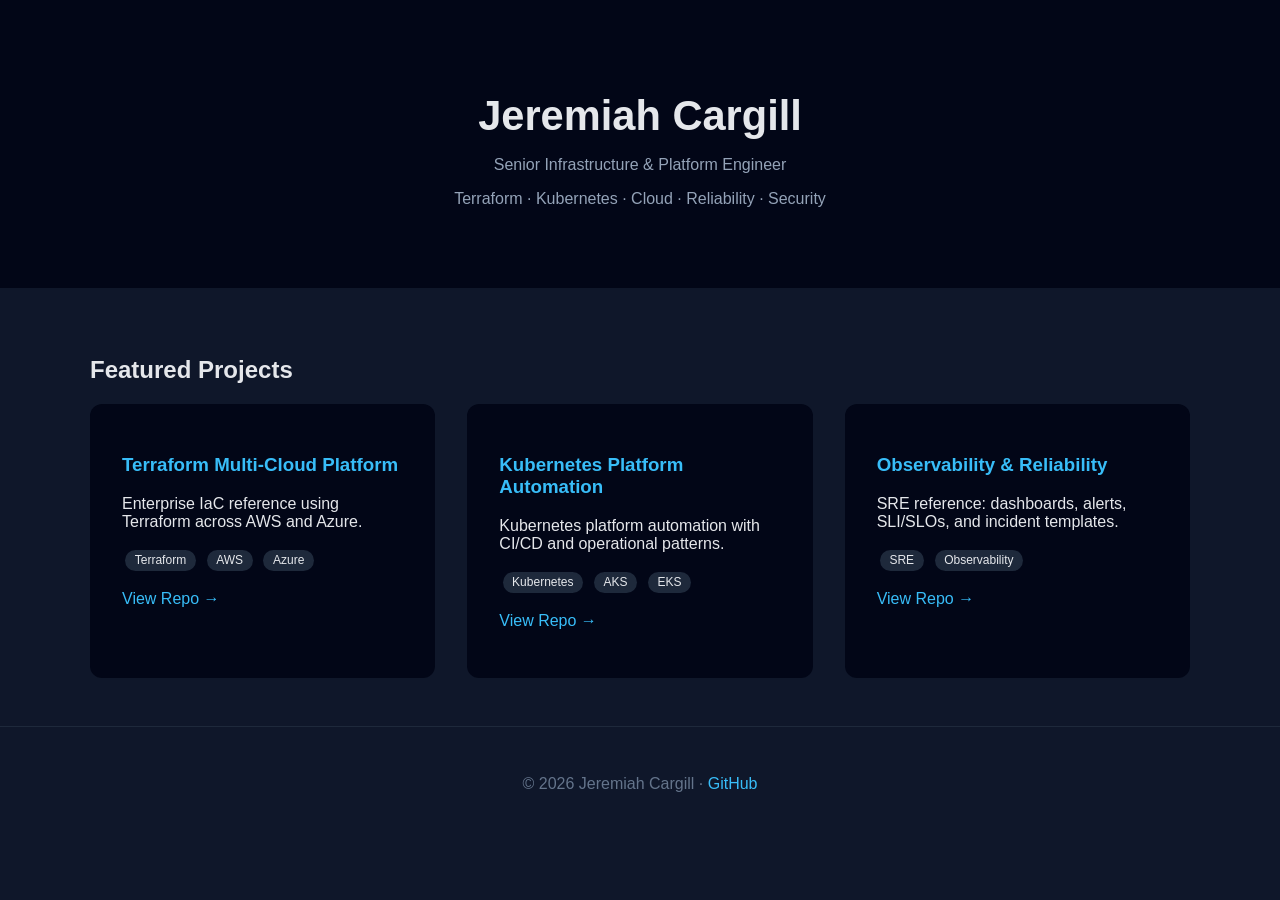
<file: index.html>
<!DOCTYPE html>
<html lang="en">
<head>
<meta charset="UTF-8">
<meta name="viewport" content="width=device-width, initial-scale=1.0">
<title>Jeremiah Cargill | Platform Engineering</title>
<style>
body { font-family: Arial, sans-serif; margin:0; background:#0f172a; color:#e5e7eb; }
header { padding:4rem 2rem; text-align:center; background:#020617; }
h1 { font-size:2.6rem; margin-bottom:0.5rem; }
.subtitle { color:#94a3b8; }
section { max-width:1100px; margin:auto; padding:3rem 2rem; }
.grid { display:grid; grid-template-columns:repeat(auto-fit,minmax(280px,1fr)); gap:2rem; }
.card { background:#020617; padding:2rem; border-radius:12px; }
.card h3 { color:#38bdf8; }
.tag { display:inline-block; background:#1e293b; padding:0.2rem 0.6rem; border-radius:999px; font-size:0.75rem; margin:0.2rem; }
a { color:#38bdf8; text-decoration:none; }
footer { text-align:center; padding:2rem; color:#64748b; border-top:1px solid #1e293b; }
</style>
</head>
<body>

<header>
<h1>Jeremiah Cargill</h1>
<p class="subtitle">Senior Infrastructure & Platform Engineer</p>
<p class="subtitle">Terraform · Kubernetes · Cloud · Reliability · Security</p>
</header>

<section>
<h2>Featured Projects</h2>
<div class="grid">

<div class="card">
<h3>Terraform Multi-Cloud Platform</h3>
<p>Enterprise IaC reference using Terraform across AWS and Azure.</p>
<div>
<span class="tag">Terraform</span>
<span class="tag">AWS</span>
<span class="tag">Azure</span>
</div>
<p><a href="https://github.com/jeremiah9980/terraform-multicloud-platform" target="_blank">View Repo →</a></p>
</div>

<div class="card">
<h3>Kubernetes Platform Automation</h3>
<p>Kubernetes platform automation with CI/CD and operational patterns.</p>
<div>
<span class="tag">Kubernetes</span>
<span class="tag">AKS</span>
<span class="tag">EKS</span>
</div>
<p><a href="https://github.com/jeremiah9980/kubernetes-platform-automation" target="_blank">View Repo →</a></p>
</div>

<div class="card">
<h3>Observability & Reliability</h3>
<p>SRE reference: dashboards, alerts, SLI/SLOs, and incident templates.</p>
<div>
<span class="tag">SRE</span>
<span class="tag">Observability</span>
</div>
<p><a href="https://github.com/jeremiah9980/observability-reliability-reference" target="_blank">View Repo →</a></p>
</div>

</div>
</section>

<footer>
<p>© 2026 Jeremiah Cargill · <a href="https://github.com/jeremiah9980" target="_blank">GitHub</a></p>
</footer>

</body>
</html>
</file>
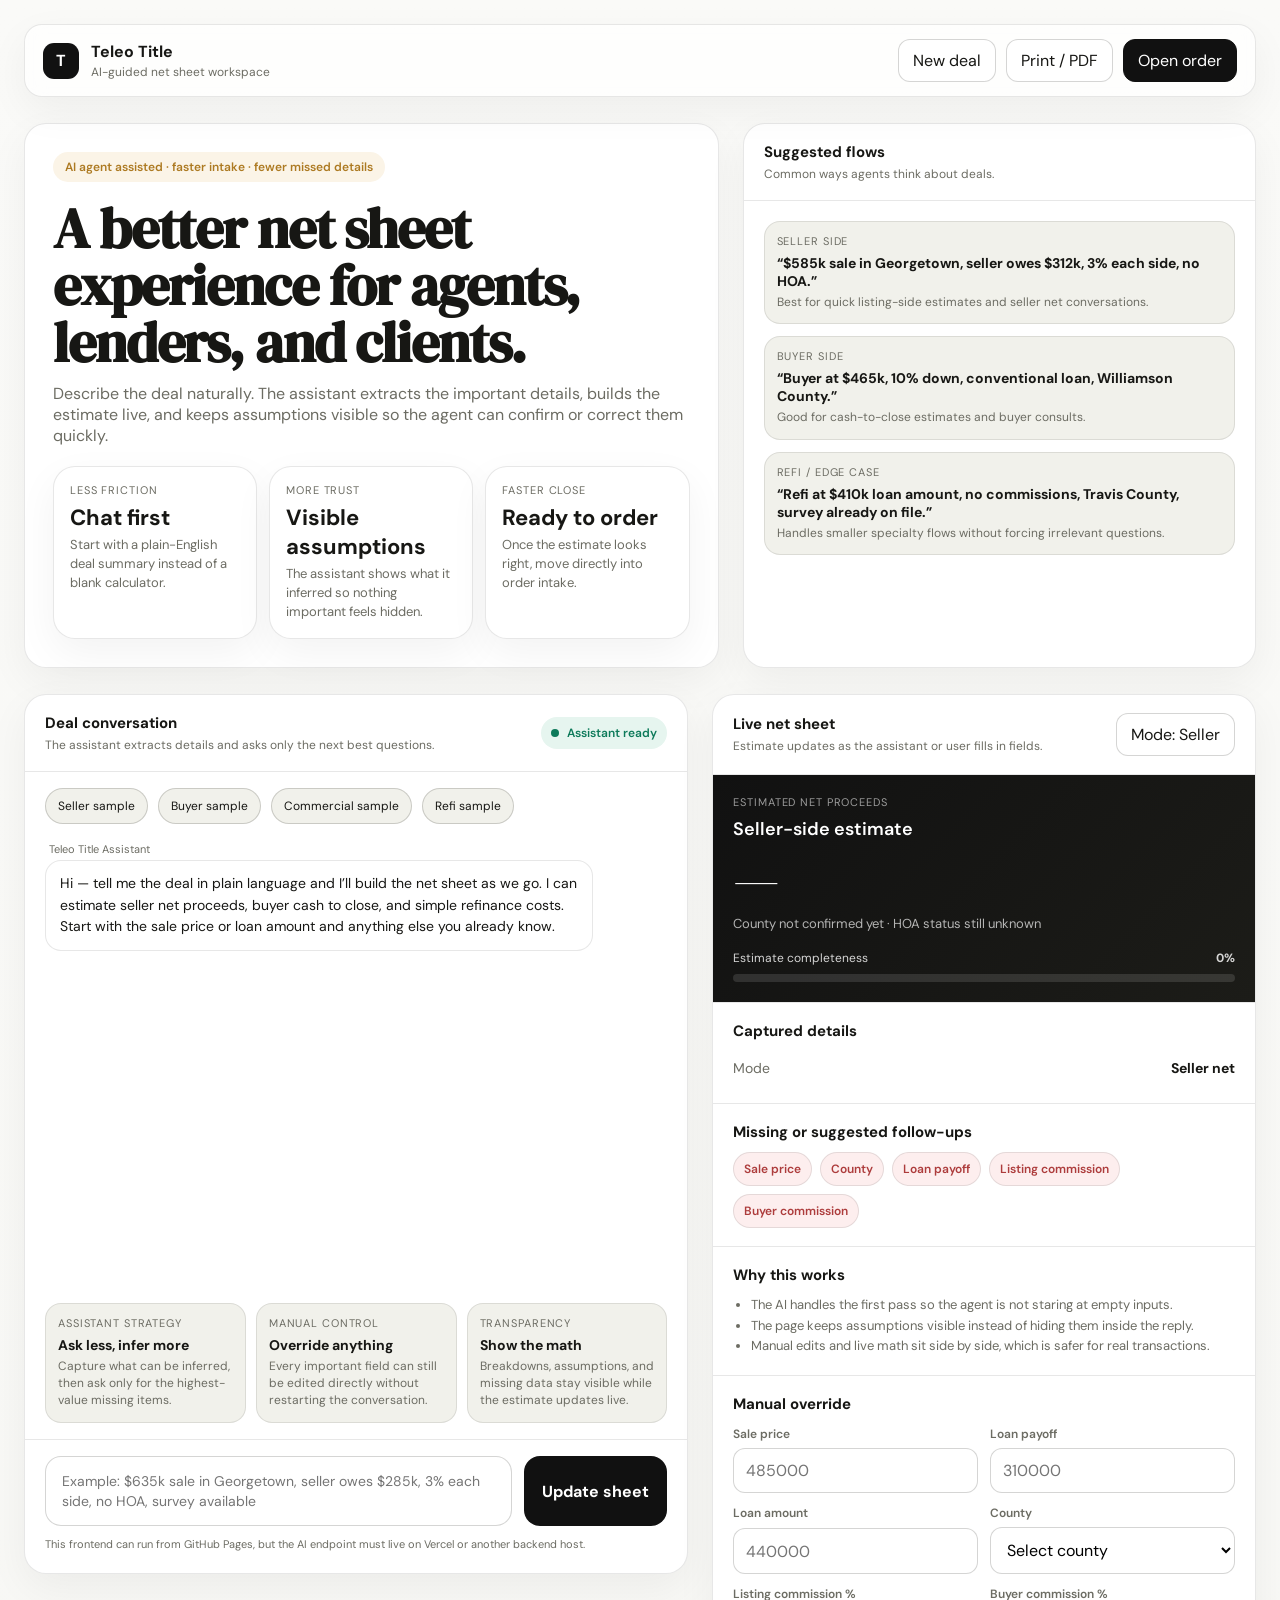
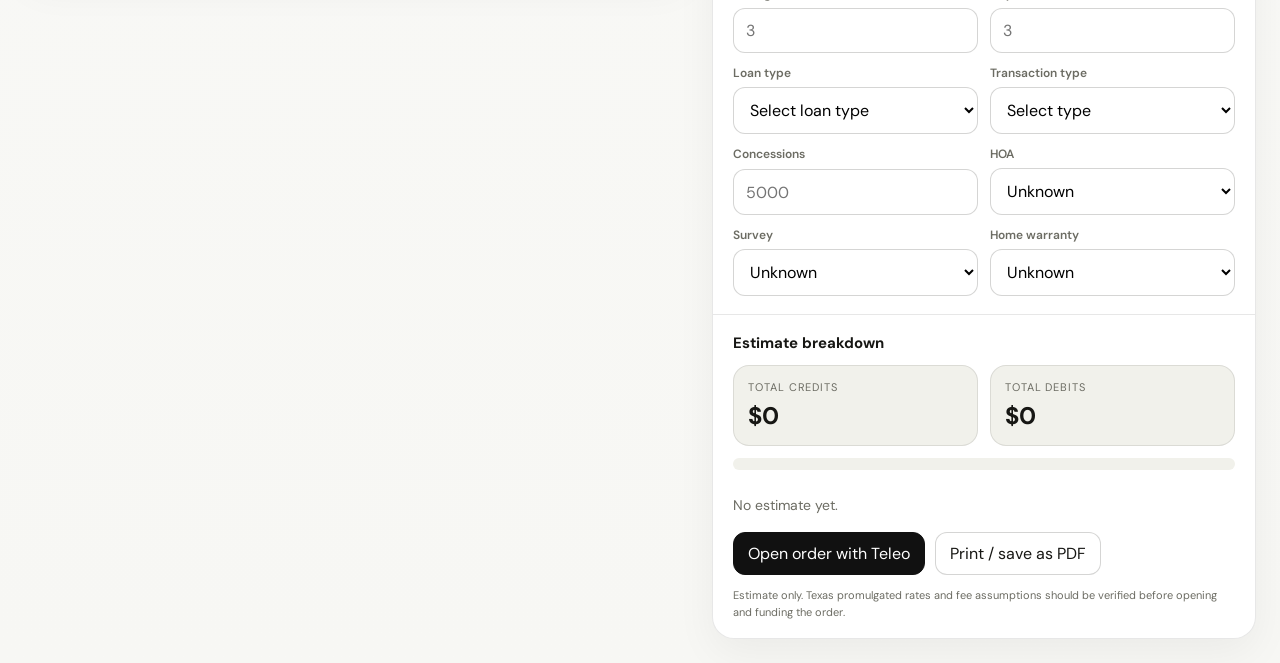
<file: teleotitle-static-capture/index.html>
<!DOCTYPE html>
<html lang="en">
<head>
  <meta charset="UTF-8" />
  <meta name="viewport" content="width=device-width, initial-scale=1.0" />
  <title>Teleo Title — Smart Net Sheet</title>
  <link rel="preconnect" href="https://fonts.googleapis.com">
  <link rel="preconnect" href="https://fonts.gstatic.com" crossorigin>
  <link href="https://fonts.googleapis.com/css2?family=DM+Sans:wght@400;500;600;700&family=DM+Serif+Display:ital@0;1&display=swap" rel="stylesheet">

  <script>
    window.NET_SHEET_API_ENDPOINT = "https://YOUR-VERCEL-APP.vercel.app/api/chat";
  </script>

  <style>
    :root {
      --bg: #f7f7f4;
      --panel: #ffffff;
      --panel-2: #f1f1eb;
      --text: #171714;
      --muted: #6c6c63;
      --line: rgba(23,23,20,.10);
      --line-strong: rgba(23,23,20,.18);
      --brand: #111111;
      --gold: #ad7a22;
      --gold-soft: #fbf4e7;
      --green: #0d7a5a;
      --green-soft: #e6f5ef;
      --red: #ad3c3c;
      --red-soft: #fdeeee;
      --radius: 14px;
      --radius-lg: 22px;
      --shadow: 0 14px 40px rgba(0,0,0,.05);
    }

    * { box-sizing: border-box; }
    html, body { margin: 0; padding: 0; }
    body {
      font-family: 'DM Sans', sans-serif;
      background: linear-gradient(180deg, #fafaf8 0%, var(--bg) 100%);
      color: var(--text);
    }

    .shell { max-width: 1440px; margin: 0 auto; padding: 24px; }
    .topbar {
      display: flex; align-items: center; justify-content: space-between; gap: 16px;
      padding: 14px 18px; border: 1px solid var(--line); border-radius: 18px;
      background: rgba(255,255,255,.7); backdrop-filter: blur(10px);
      position: sticky; top: 14px; z-index: 30; box-shadow: var(--shadow);
    }
    .brand { display: flex; align-items: center; gap: 12px; }
    .brand-mark {
      width: 36px; height: 36px; border-radius: 11px; background: var(--brand);
      display: grid; place-items: center; color: white; font-weight: 700;
    }
    .brand h1 { font-size: 16px; margin: 0; font-weight: 700; }
    .brand p { margin: 2px 0 0; font-size: 12px; color: var(--muted); }
    .top-actions { display: flex; gap: 10px; flex-wrap: wrap; }
    .btn, button { font: inherit; }
    .btn {
      border: 1px solid var(--line-strong); background: white; color: var(--text);
      border-radius: 12px; padding: 10px 14px; cursor: pointer; transition: .18s ease;
    }
    .btn:hover { transform: translateY(-1px); }
    .btn-primary { background: var(--brand); color: white; border-color: var(--brand); }

    .hero {
      display: grid; grid-template-columns: 1.15fr .85fr; gap: 24px; margin: 26px 0;
    }
    .hero-card, .mini-card, .panel {
      background: var(--panel); border: 1px solid var(--line);
      border-radius: var(--radius-lg); box-shadow: var(--shadow);
    }
    .hero-card { padding: 28px; min-height: 240px; }
    .hero-badge {
      display: inline-flex; gap: 8px; align-items: center; background: var(--gold-soft);
      color: var(--gold); padding: 7px 12px; border-radius: 999px; font-size: 12px;
      font-weight: 600; margin-bottom: 18px;
    }
    .hero-title {
      font-family: 'DM Serif Display', serif;
      font-size: clamp(34px, 5vw, 56px);
      line-height: 1.02; margin: 0 0 12px; letter-spacing: -.02em;
    }
    .hero-copy {
      font-size: 16px; color: var(--muted); max-width: 720px; margin: 0 0 20px;
    }
    .hero-grid {
      display: grid; grid-template-columns: repeat(3, minmax(0, 1fr)); gap: 12px; margin-top: 18px;
    }
    .mini-card { padding: 16px; }
    .mini-kicker {
      font-size: 11px; color: var(--muted); text-transform: uppercase; letter-spacing: .08em; margin-bottom: 6px;
    }
    .mini-value { font-size: 22px; font-weight: 700; margin-bottom: 4px; }
    .mini-copy { color: var(--muted); font-size: 13px; line-height: 1.45; }

    .layout {
      display: grid; grid-template-columns: minmax(0, 1.1fr) minmax(360px, .9fr); gap: 24px; align-items: start;
    }
    .panel { overflow: hidden; }
    .chat-head, .sheet-head, .section-head {
      padding: 18px 20px; border-bottom: 1px solid var(--line);
      display: flex; justify-content: space-between; align-items: center; gap: 12px;
    }
    .section-title { margin: 0; font-size: 15px; font-weight: 700; }
    .section-sub { margin: 4px 0 0; color: var(--muted); font-size: 12px; }

    .assistant-status {
      display: inline-flex; align-items: center; gap: 8px; font-size: 12px; color: var(--green);
      background: var(--green-soft); border-radius: 999px; padding: 8px 10px; font-weight: 600;
    }
    .dot { width: 8px; height: 8px; border-radius: 50%; background: currentColor; }

    .chat-wrap { display: grid; grid-template-rows: auto auto 1fr auto auto; min-height: 880px; }
    .quick-start { padding: 16px 20px 0; display: flex; gap: 10px; flex-wrap: wrap; }
    .chip {
      border: 1px solid var(--line-strong); background: var(--panel-2); color: var(--text);
      border-radius: 999px; padding: 9px 12px; font-size: 12px; cursor: pointer;
    }

    .chat-messages {
      padding: 18px 20px; display: flex; flex-direction: column; gap: 14px;
      min-height: 320px; max-height: 520px; overflow: auto;
    }
    .msg { display: flex; flex-direction: column; gap: 4px; }
    .msg.user { align-items: flex-end; }
    .msg.assistant { align-items: flex-start; }
    .msg-label { font-size: 11px; color: var(--muted); padding: 0 4px; }
    .bubble {
      max-width: 88%; padding: 12px 14px; border-radius: 16px; font-size: 14px;
      line-height: 1.55; border: 1px solid var(--line); background: white;
    }
    .user .bubble { background: var(--brand); color: white; border-color: var(--brand); }

    .typing { display: inline-flex; gap: 5px; align-items: center; }
    .typing span {
      width: 6px; height: 6px; border-radius: 50%; background: #7d7d75;
      animation: bounce 1s infinite ease-in-out;
    }
    .typing span:nth-child(2){ animation-delay: .15s; }
    .typing span:nth-child(3){ animation-delay: .3s; }
    @keyframes bounce {
      0%, 80%, 100% { transform: translateY(0); opacity: .6; }
      40% { transform: translateY(-5px); opacity: 1; }
    }

    .pill-row { display: flex; flex-wrap: wrap; gap: 6px; margin-top: 8px; }
    .fact-pill {
      display: inline-flex; align-items: center; gap: 6px; background: var(--green-soft);
      color: var(--green); border-radius: 999px; padding: 6px 10px; font-size: 11px; font-weight: 600;
    }

    .smart-row {
      padding: 0 20px 16px; display: grid; grid-template-columns: repeat(3, minmax(0, 1fr)); gap: 10px;
    }
    .smart-card {
      border: 1px solid var(--line); background: var(--panel-2); border-radius: 16px; padding: 12px;
    }
    .smart-label {
      font-size: 11px; color: var(--muted); text-transform: uppercase; letter-spacing: .08em; margin-bottom: 6px;
    }
    .smart-card strong { display: block; font-size: 14px; margin-bottom: 4px; }
    .smart-card p { margin: 0; font-size: 12px; color: var(--muted); line-height: 1.45; }

    .input-bar { border-top: 1px solid var(--line); padding: 16px 20px 20px; }
    .input-shell { display: grid; grid-template-columns: 1fr auto; gap: 12px; }
    textarea {
      width: 100%; resize: none; min-height: 60px; max-height: 180px;
      border: 1px solid var(--line-strong); border-radius: 16px; padding: 14px 16px;
      font: inherit; font-size: 14px; line-height: 1.45; outline: none; background: white;
    }
    textarea:focus { border-color: var(--gold); }
    .send {
      min-width: 132px; border: none; border-radius: 16px; background: var(--brand);
      color: white; font-weight: 700; cursor: pointer; padding: 0 18px;
    }
    .send:disabled { opacity: .5; cursor: not-allowed; }

    .sheet { position: sticky; top: 96px; }
    .sheet-summary {
      padding: 20px; background: linear-gradient(135deg, #111111 0%, #1c1c18 100%); color: white;
    }
    .summary-kicker {
      color: rgba(255,255,255,.58); font-size: 11px; text-transform: uppercase;
      letter-spacing: .08em; margin-bottom: 8px;
    }
    .summary-title { font-size: 18px; margin: 0 0 10px; font-weight: 600; }
    .summary-net {
      font-family: 'DM Serif Display', serif; font-size: clamp(42px, 5vw, 56px);
      line-height: 1; margin: 0; letter-spacing: -.02em;
    }
    .summary-note { margin-top: 8px; color: rgba(255,255,255,.68); font-size: 13px; line-height: 1.45; }

    .confidence { margin-top: 16px; display: grid; gap: 8px; }
    .meter-row {
      display: flex; justify-content: space-between; align-items: center;
      font-size: 12px; color: rgba(255,255,255,.82);
    }
    .meter { height: 8px; border-radius: 999px; background: rgba(255,255,255,.12); overflow: hidden; }
    .meter > span {
      display: block; height: 100%; width: 0%; background: linear-gradient(90deg, #c8a564, #f4deac);
      transition: width .25s ease;
    }

    .assumption-box, .missing-box, .manual-box, .breakdown, .timeline-box {
      padding: 18px 20px; border-top: 1px solid var(--line);
    }
    .stack { display: grid; gap: 12px; }
    .info-row {
      display: flex; justify-content: space-between; gap: 12px; align-items: center;
      font-size: 14px; padding: 8px 0; border-bottom: 1px dashed rgba(23,23,20,.08);
    }
    .info-row:last-child { border-bottom: none; }
    .info-row span:first-child { color: var(--muted); }
    .info-row strong { font-weight: 700; }

    .list { display: flex; flex-wrap: wrap; gap: 8px; }
    .badge {
      font-size: 12px; font-weight: 600; padding: 8px 10px; border-radius: 999px;
      background: var(--panel-2); border: 1px solid var(--line);
    }
    .badge.miss { background: var(--red-soft); color: var(--red); }

    .manual-grid {
      display: grid; grid-template-columns: repeat(2, minmax(0, 1fr)); gap: 12px;
    }
    .field { display: grid; gap: 6px; }
    .field label { font-size: 12px; color: var(--muted); font-weight: 600; }
    .field input, .field select {
      width: 100%; border: 1px solid var(--line-strong); border-radius: 12px;
      padding: 11px 12px; font: inherit; background: white;
    }

    .totals-grid {
      display: grid; grid-template-columns: repeat(2, minmax(0,1fr)); gap: 12px; margin-bottom: 12px;
    }
    .total-card {
      border: 1px solid var(--line); background: var(--panel-2); border-radius: 16px; padding: 14px;
    }
    .total-card small {
      display: block; font-size: 11px; color: var(--muted); text-transform: uppercase;
      letter-spacing: .08em; margin-bottom: 6px;
    }
    .total-card strong { font-size: 24px; font-weight: 700; }

    .bar {
      height: 12px; background: var(--panel-2); border-radius: 999px; overflow: hidden;
      display: flex; margin-bottom: 12px;
    }
    .seg { height: 100%; }
    .legend {
      display: flex; flex-wrap: wrap; gap: 10px 16px; font-size: 12px; color: var(--muted); margin-bottom: 12px;
    }
    .legend span { display: inline-flex; align-items: center; gap: 8px; }
    .legend i { width: 10px; height: 10px; border-radius: 50%; display: inline-block; }

    .line-item {
      display: flex; justify-content: space-between; gap: 12px; padding: 9px 0;
      font-size: 14px; border-bottom: 1px solid rgba(23,23,20,.06);
    }
    .line-item:last-child { border-bottom: none; }
    .line-item span:first-child { color: var(--muted); }
    .value-red { color: var(--red); font-weight: 700; }
    .value-green { color: var(--green); font-weight: 700; }

    .footer-actions { display: flex; gap: 10px; flex-wrap: wrap; margin-top: 16px; }
    .tiny { font-size: 11px; color: var(--muted); line-height: 1.5; }
    .timeline-box ul {
      padding-left: 18px; margin: 0; color: var(--muted); font-size: 13px; line-height: 1.6;
    }
    .empty-note { color: var(--muted); font-size: 14px; line-height: 1.6; }

    @media (max-width: 1120px) {
      .hero, .layout { grid-template-columns: 1fr; }
      .sheet { position: static; }
    }

    @media (max-width: 760px) {
      .shell { padding: 14px; }
      .hero-card, .mini-card, .panel { border-radius: 18px; }
      .hero-grid, .smart-row, .manual-grid, .totals-grid { grid-template-columns: 1fr; }
      .topbar { padding: 12px 14px; }
      .input-shell { grid-template-columns: 1fr; }
      .send { min-height: 48px; }
    }
  </style>
</head>
<body>
  <div class="shell">
    <div class="topbar">
      <div class="brand">
        <div class="brand-mark">T</div>
        <div>
          <h1>Teleo Title</h1>
          <p>AI-guided net sheet workspace</p>
        </div>
      </div>
      <div class="top-actions">
        <button class="btn" onclick="resetAll()">New deal</button>
        <button class="btn" onclick="window.print()">Print / PDF</button>
        <button class="btn btn-primary" id="orderBtnTop" disabled>Open order</button>
      </div>
    </div>

    <section class="hero">
      <div class="hero-card">
        <div class="hero-badge">AI agent assisted · faster intake · fewer missed details</div>
        <h2 class="hero-title">A better net sheet experience for agents, lenders, and clients.</h2>
        <p class="hero-copy">Describe the deal naturally. The assistant extracts the important details, builds the estimate live, and keeps assumptions visible so the agent can confirm or correct them quickly.</p>
        <div class="hero-grid">
          <div class="mini-card">
            <div class="mini-kicker">Less friction</div>
            <div class="mini-value">Chat first</div>
            <div class="mini-copy">Start with a plain-English deal summary instead of a blank calculator.</div>
          </div>
          <div class="mini-card">
            <div class="mini-kicker">More trust</div>
            <div class="mini-value">Visible assumptions</div>
            <div class="mini-copy">The assistant shows what it inferred so nothing important feels hidden.</div>
          </div>
          <div class="mini-card">
            <div class="mini-kicker">Faster close</div>
            <div class="mini-value">Ready to order</div>
            <div class="mini-copy">Once the estimate looks right, move directly into order intake.</div>
          </div>
        </div>
      </div>

      <div class="panel">
        <div class="section-head">
          <div>
            <h3 class="section-title">Suggested flows</h3>
            <p class="section-sub">Common ways agents think about deals.</p>
          </div>
        </div>
        <div style="padding: 20px; display:grid; gap:12px;">
          <div class="smart-card">
            <div class="smart-label">Seller side</div>
            <strong>“$585k sale in Georgetown, seller owes $312k, 3% each side, no HOA.”</strong>
            <p>Best for quick listing-side estimates and seller net conversations.</p>
          </div>
          <div class="smart-card">
            <div class="smart-label">Buyer side</div>
            <strong>“Buyer at $465k, 10% down, conventional loan, Williamson County.”</strong>
            <p>Good for cash-to-close estimates and buyer consults.</p>
          </div>
          <div class="smart-card">
            <div class="smart-label">Refi / edge case</div>
            <strong>“Refi at $410k loan amount, no commissions, Travis County, survey already on file.”</strong>
            <p>Handles smaller specialty flows without forcing irrelevant questions.</p>
          </div>
        </div>
      </div>
    </section>

    <section class="layout">
      <div class="panel chat-wrap">
        <div class="chat-head">
          <div>
            <h3 class="section-title">Deal conversation</h3>
            <p class="section-sub">The assistant extracts details and asks only the next best questions.</p>
          </div>
          <div class="assistant-status"><span class="dot"></span> Assistant ready</div>
        </div>

        <div class="quick-start">
          <button class="chip" onclick="seedPrompt('$485k sale in Georgetown, seller owes $310k, 3% each side, has HOA')">Seller sample</button>
          <button class="chip" onclick="seedPrompt('Buyer at $550k purchase, 20% down, conventional, Williamson County, HOA neighborhood')">Buyer sample</button>
          <button class="chip" onclick="seedPrompt('Commercial sale at $1.2M in Travis County, no HOA, existing payoff $420k')">Commercial sample</button>
          <button class="chip" onclick="seedPrompt('Refi with $380k loan amount, Travis County, no commissions')">Refi sample</button>
        </div>

        <div class="chat-messages" id="chatMessages">
          <div class="msg assistant">
            <div class="msg-label">Teleo Title Assistant</div>
            <div class="bubble">
              Hi — tell me the deal in plain language and I’ll build the net sheet as we go. I can estimate seller net proceeds, buyer cash to close, and simple refinance costs. Start with the sale price or loan amount and anything else you already know.
            </div>
          </div>
        </div>

        <div class="smart-row">
          <div class="smart-card">
            <div class="smart-label">Assistant strategy</div>
            <strong>Ask less, infer more</strong>
            <p>Capture what can be inferred, then ask only for the highest-value missing items.</p>
          </div>
          <div class="smart-card">
            <div class="smart-label">Manual control</div>
            <strong>Override anything</strong>
            <p>Every important field can still be edited directly without restarting the conversation.</p>
          </div>
          <div class="smart-card">
            <div class="smart-label">Transparency</div>
            <strong>Show the math</strong>
            <p>Breakdowns, assumptions, and missing data stay visible while the estimate updates live.</p>
          </div>
        </div>

        <div class="input-bar">
          <div class="input-shell">
            <textarea id="chatInput" placeholder="Example: $635k sale in Georgetown, seller owes $285k, 3% each side, no HOA, survey available" oninput="grow(this)" onkeydown="handleKey(event)"></textarea>
            <button class="send" id="sendBtn" onclick="sendMessage()">Update sheet</button>
          </div>
          <div class="tiny" style="margin-top:10px;">This frontend can run from GitHub Pages, but the AI endpoint must live on Vercel or another backend host.</div>
        </div>
      </div>

      <div class="panel sheet">
        <div class="sheet-head">
          <div>
            <h3 class="section-title">Live net sheet</h3>
            <p class="section-sub">Estimate updates as the assistant or user fills in fields.</p>
          </div>
          <button class="btn" onclick="toggleMode()" id="modeBtn">Mode: Seller</button>
        </div>

        <div class="sheet-summary">
          <div class="summary-kicker" id="summaryLabel">Estimated net proceeds</div>
          <h4 class="summary-title" id="summaryTitle">Waiting for deal details</h4>
          <p class="summary-net" id="summaryNet">—</p>
          <div class="summary-note" id="summaryNote">Start with a deal description to generate the first estimate.</div>
          <div class="confidence">
            <div class="meter-row">
              <span>Estimate completeness</span>
              <strong id="confidencePct">0%</strong>
            </div>
            <div class="meter"><span id="confidenceFill"></span></div>
          </div>
        </div>

        <div class="assumption-box">
          <div class="section-title" style="margin-bottom:10px;">Captured details</div>
          <div class="stack" id="capturedRows">
            <div class="empty-note">No deal fields captured yet.</div>
          </div>
        </div>

        <div class="missing-box">
          <div class="section-title" style="margin-bottom:10px;">Missing or suggested follow-ups</div>
          <div class="list" id="missingBadges">
            <span class="badge miss">Sale price</span>
            <span class="badge miss">County</span>
            <span class="badge miss">Commissions or loan details</span>
          </div>
        </div>

        <div class="timeline-box">
          <div class="section-title" style="margin-bottom:10px;">Why this works</div>
          <ul>
            <li>The AI handles the first pass so the agent is not staring at empty inputs.</li>
            <li>The page keeps assumptions visible instead of hiding them inside the reply.</li>
            <li>Manual edits and live math sit side by side, which is safer for real transactions.</li>
          </ul>
        </div>

        <div class="manual-box">
          <div class="section-title" style="margin-bottom:12px;">Manual override</div>
          <div class="manual-grid">
            <div class="field"><label>Sale price</label><input id="f_sale_price" type="number" placeholder="485000" oninput="applyManual()"></div>
            <div class="field"><label>Loan payoff</label><input id="f_loan_payoff" type="number" placeholder="310000" oninput="applyManual()"></div>
            <div class="field"><label>Loan amount</label><input id="f_loan_amount" type="number" placeholder="440000" oninput="applyManual()"></div>
            <div class="field"><label>County</label>
              <select id="f_county" onchange="applyManual()">
                <option value="">Select county</option>
                <option value="williamson">Williamson</option>
                <option value="travis">Travis</option>
                <option value="hays">Hays</option>
                <option value="bastrop">Bastrop</option>
                <option value="other">Other</option>
              </select>
            </div>
            <div class="field"><label>Listing commission %</label><input id="f_list_commission_pct" type="number" step="0.1" placeholder="3" oninput="applyManual()"></div>
            <div class="field"><label>Buyer commission %</label><input id="f_buyer_commission_pct" type="number" step="0.1" placeholder="3" oninput="applyManual()"></div>
            <div class="field"><label>Loan type</label>
              <select id="f_loan_type" onchange="applyManual()">
                <option value="">Select loan type</option>
                <option value="conventional">Conventional</option>
                <option value="fha">FHA</option>
                <option value="va">VA</option>
                <option value="cash">Cash</option>
              </select>
            </div>
            <div class="field"><label>Transaction type</label>
              <select id="f_transaction_type" onchange="applyManual()">
                <option value="">Select type</option>
                <option value="residential">Residential</option>
                <option value="commercial">Commercial</option>
                <option value="land">Land</option>
                <option value="refi">Refi</option>
              </select>
            </div>
            <div class="field"><label>Concessions</label><input id="f_concessions" type="number" placeholder="5000" oninput="applyManual()"></div>
            <div class="field"><label>HOA</label>
              <select id="f_has_hoa" onchange="applyManual()">
                <option value="">Unknown</option>
                <option value="true">Yes</option>
                <option value="false">No</option>
              </select>
            </div>
            <div class="field"><label>Survey</label>
              <select id="f_has_survey" onchange="applyManual()">
                <option value="">Unknown</option>
                <option value="true">Yes</option>
                <option value="false">No</option>
              </select>
            </div>
            <div class="field"><label>Home warranty</label>
              <select id="f_home_warranty" onchange="applyManual()">
                <option value="">Unknown</option>
                <option value="true">Yes</option>
                <option value="false">No</option>
              </select>
            </div>
          </div>
        </div>

        <div class="breakdown">
          <div class="section-title" style="margin-bottom:12px;">Estimate breakdown</div>
          <div class="totals-grid">
            <div class="total-card">
              <small>Total credits</small>
              <strong id="totalCredits">$0</strong>
            </div>
            <div class="total-card">
              <small>Total debits</small>
              <strong id="totalDebits">$0</strong>
            </div>
          </div>
          <div class="bar" id="bar"></div>
          <div class="legend" id="legend"></div>
          <div id="lineItems"><div class="empty-note">No estimate yet.</div></div>
          <div class="footer-actions">
            <button class="btn btn-primary" id="orderBtnBottom" disabled>Open order with Teleo</button>
            <button class="btn" onclick="window.print()">Print / save as PDF</button>
          </div>
          <div class="tiny" style="margin-top:12px;">Estimate only. Texas promulgated rates and fee assumptions should be verified before opening and funding the order.</div>
        </div>
      </div>
    </section>
  </div>

  <script>
    const API_ENDPOINT =
      window.NET_SHEET_API_ENDPOINT ||
      localStorage.getItem('NET_SHEET_API_ENDPOINT') ||
      '';

    const fmtMoney = (n) => '$' + Math.round(Math.abs(Number(n) || 0)).toLocaleString();
    const fmtPct = (n) => `${Number(n).toFixed(1).replace('.0','')}%`;

    let currentFields = { transaction_mode: 'seller' };
    let conversationHistory = [];
    let loading = false;

    const FIELD_LABELS = {
      sale_price: 'Sale price',
      loan_payoff: 'Loan payoff',
      loan_amount: 'Loan amount',
      county: 'County',
      list_commission_pct: 'Listing commission',
      buyer_commission_pct: 'Buyer commission',
      loan_type: 'Loan type',
      transaction_type: 'Transaction type',
      transaction_mode: 'Mode',
      concessions: 'Concessions',
      has_hoa: 'HOA',
      has_survey: 'Survey',
      home_warranty: 'Home warranty',
      owner_policy: 'Owner policy',
      lender_policy: 'Lender policy'
    };

    function txRate(price) {
      price = Number(price) || 0;
      if (price <= 100000) return price * 0.0087;
      if (price <= 1000000) return 100000 * 0.0087 + (price - 100000) * 0.00535;
      return 100000 * 0.0087 + 900000 * 0.00535 + (price - 1000000) * 0.00302;
    }

    function lenderRate(loan) {
      loan = Number(loan) || 0;
      if (loan <= 100000) return loan * 0.0080;
      if (loan <= 1000000) return 100000 * 0.0080 + (loan - 100000) * 0.00483;
      return 100000 * 0.0080 + 900000 * 0.00483 + (loan - 1000000) * 0.00261;
    }

    function calcNetSheet(fields) {
      const mode = fields.transaction_mode || 'seller';
      const price = Number(fields.sale_price) || 0;
      const payoff = Number(fields.loan_payoff) || 0;
      const loanAmt = Number(fields.loan_amount) || 0;
      const concessions = Number(fields.concessions) || 0;
      const listPct = (Number(fields.list_commission_pct) || 0) / 100;
      const buyerPct = (Number(fields.buyer_commission_pct) || 0) / 100;
      const loanType = fields.loan_type || 'conventional';
      const txType = fields.transaction_type || 'residential';

      let credits = [];
      let debits = [];
      let assumptions = [];

      if (mode === 'seller') {
        if (price) credits.push({ label: 'Sale price', amt: price, type: 'credit' });
        if (listPct) debits.push({ label: `Listing commission (${fmtPct(listPct * 100)})`, amt: price * listPct, type: 'commission' });
        if (buyerPct) debits.push({ label: `Buyer agent commission (${fmtPct(buyerPct * 100)})`, amt: price * buyerPct, type: 'commission' });
        if (payoff) debits.push({ label: 'Existing loan payoff', amt: payoff, type: 'loan' });
        if (fields.owner_policy !== false && price) debits.push({ label: "Owner's title policy", amt: txRate(price), type: 'title' });
        if (price) debits.push({ label: 'Teleo closing fee', amt: 595, type: 'title' });
        if (price) debits.push({ label: 'Recording / misc. estimate', amt: 150, type: 'title' });
        if (txType === 'commercial') debits.push({ label: 'Commercial endorsements', amt: 250, type: 'other' });
        if (fields.has_survey === true) debits.push({ label: 'Survey', amt: 650, type: 'other' });
        if (fields.has_hoa === true) debits.push({ label: 'HOA transfer / resale estimate', amt: 350, type: 'other' });
        if (fields.home_warranty === true) debits.push({ label: 'Home warranty', amt: 575, type: 'other' });
        if (concessions) debits.push({ label: 'Seller concessions / credits', amt: concessions, type: 'other' });
        if (price) debits.push({ label: 'Transfer tax estimate', amt: price * 0.001, type: 'other' });

        if (!fields.county) assumptions.push('County not confirmed yet');
        if (fields.has_hoa !== true && fields.has_hoa !== false) assumptions.push('HOA status still unknown');
      } else {
        if (price) credits.push({ label: 'Purchase price', amt: price, type: 'credit' });
        if (concessions) credits.push({ label: 'Seller concessions', amt: concessions, type: 'credit' });
        if (loanAmt) credits.push({ label: 'Loan amount', amt: loanAmt, type: 'credit' });
        if (loanAmt && fields.lender_policy !== false && loanType !== 'cash') debits.push({ label: "Lender's title policy", amt: lenderRate(loanAmt), type: 'title' });
        if (price) debits.push({ label: 'Teleo closing fee', amt: 595, type: 'title' });
        if (price) debits.push({ label: 'Recording / endorsements', amt: 250, type: 'title' });
        if (price) debits.push({ label: 'Title search & exam', amt: 195, type: 'title' });
        if (loanAmt && loanType !== 'cash') {
          debits.push({ label: 'Origination fee estimate (1%)', amt: loanAmt * 0.01, type: 'loan' });
          debits.push({ label: 'Appraisal estimate', amt: 600, type: 'loan' });
          debits.push({ label: 'Prepaid interest estimate', amt: loanAmt * 0.07 / 365 * 15, type: 'loan' });
          debits.push({ label: 'Initial escrow estimate', amt: price * 0.022 / 12 * 3, type: 'loan' });
          if (loanType === 'fha') debits.push({ label: 'FHA upfront MIP', amt: loanAmt * 0.0175, type: 'loan' });
        }
        if (fields.has_survey === true) debits.push({ label: 'Survey', amt: 650, type: 'other' });
        if (fields.has_hoa === true) debits.push({ label: 'HOA dues / proration estimate', amt: 300, type: 'other' });

        if (!fields.loan_amount && loanType !== 'cash') assumptions.push('Loan amount still missing');
        if (!fields.loan_type) assumptions.push('Loan type not confirmed yet');
      }

      const totalCredits = credits.reduce((sum, item) => sum + item.amt, 0);
      const totalDebits = debits.reduce((sum, item) => sum + item.amt, 0);
      const net = totalCredits - totalDebits;
      return { credits, debits, totalCredits, totalDebits, net, assumptions };
    }

    function getMissingFields(fields) {
      const mode = fields.transaction_mode || 'seller';
      const core = ['sale_price', 'county'];
      const sellerNeeds = ['loan_payoff', 'list_commission_pct', 'buyer_commission_pct'];
      const buyerNeeds = ['loan_type'];
      const buyerNeedsExtra = fields.loan_type === 'cash' ? [] : ['loan_amount'];
      return [...core, ...(mode === 'seller' ? sellerNeeds : [...buyerNeeds, ...buyerNeedsExtra])]
        .filter(key => fields[key] === undefined || fields[key] === null || fields[key] === '');
    }

    function completeness(fields) {
      const missing = getMissingFields(fields);
      const baseCount = (fields.transaction_mode || 'seller') === 'seller' ? 5 : 4;
      return Math.max(0, Math.min(100, Math.round(((baseCount - missing.length) / baseCount) * 100)));
    }

    function renderCaptured(fields) {
      const wrap = document.getElementById('capturedRows');
      const entries = Object.entries(fields).filter(([_, value]) => value !== '' && value !== undefined && value !== null);
      if (!entries.length) {
        wrap.innerHTML = '<div class="empty-note">No deal fields captured yet.</div>';
        return;
      }

      wrap.innerHTML = entries.map(([key, value]) => {
        let display = value;
        if (['sale_price', 'loan_payoff', 'loan_amount', 'concessions'].includes(key)) display = fmtMoney(value);
        if (['list_commission_pct', 'buyer_commission_pct'].includes(key)) display = fmtPct(value);
        if (typeof value === 'boolean') display = value ? 'Yes' : 'No';
        if (key === 'transaction_mode') display = value === 'seller' ? 'Seller net' : 'Buyer cash to close';
        return `<div class="info-row"><span>${FIELD_LABELS[key] || key}</span><strong>${display}</strong></div>`;
      }).join('');
    }

    function renderMissing(fields, aiMissing = []) {
      const wrap = document.getElementById('missingBadges');
      const combined = [...new Set([...getMissingFields(fields), ...aiMissing])];
      if (!combined.length) {
        wrap.innerHTML = '<span class="badge">Estimate looks fairly complete</span>';
        return;
      }
      wrap.innerHTML = combined.map(key => `<span class="badge miss">${FIELD_LABELS[key] || key}</span>`).join('');
    }

    function renderManualFields(fields) {
      const ids = ['sale_price','loan_payoff','loan_amount','county','list_commission_pct','buyer_commission_pct','loan_type','transaction_type','concessions'];
      ids.forEach(key => {
        const el = document.getElementById(`f_${key}`);
        if (!el) return;
        el.value = fields[key] ?? '';
      });
      ['has_hoa','has_survey','home_warranty'].forEach(key => {
        const el = document.getElementById(`f_${key}`);
        if (!el) return;
        const v = fields[key];
        el.value = v === true ? 'true' : v === false ? 'false' : '';
      });
    }

    function renderBreakdown(fields) {
      const { credits, debits, totalCredits, totalDebits, net, assumptions } = calcNetSheet(fields);
      const mode = fields.transaction_mode || 'seller';
      const completePct = completeness(fields);

      document.getElementById('summaryLabel').textContent = mode === 'seller' ? 'Estimated net proceeds' : 'Estimated cash to close';
      document.getElementById('summaryTitle').textContent = mode === 'seller' ? 'Seller-side estimate' : 'Buyer-side estimate';
      document.getElementById('summaryNet').textContent = fields.sale_price || fields.loan_amount ? fmtMoney(net) : '—';
      document.getElementById('summaryNote').textContent = assumptions.length
        ? assumptions.join(' · ')
        : (fields.sale_price || fields.loan_amount ? 'Estimate generated from captured deal details.' : 'Start with a deal description to generate the first estimate.');

      document.getElementById('confidencePct').textContent = `${completePct}%`;
      document.getElementById('confidenceFill').style.width = `${completePct}%`;
      document.getElementById('totalCredits').textContent = fmtMoney(totalCredits);
      document.getElementById('totalDebits').textContent = fmtMoney(totalDebits);

      const comm = debits.filter(x => x.type === 'commission').reduce((s, x) => s + x.amt, 0);
      const title = debits.filter(x => x.type === 'title').reduce((s, x) => s + x.amt, 0);
      const loan = debits.filter(x => x.type === 'loan').reduce((s, x) => s + x.amt, 0);
      const other = debits.filter(x => x.type === 'other').reduce((s, x) => s + x.amt, 0);
      const totalDeb = totalDebits || 1;
      const segments = [
        { label: 'Commissions', value: comm, color: '#d97941' },
        { label: 'Loan-related', value: loan, color: '#3c78c9' },
        { label: 'Title & closing', value: title, color: '#12926c' },
        { label: 'Other', value: other, color: '#8a877d' }
      ].filter(x => x.value > 0);

      document.getElementById('bar').innerHTML = segments.map(seg => `<div class="seg" style="width:${(seg.value / totalDeb * 100).toFixed(2)}%; background:${seg.color}"></div>`).join('');
      document.getElementById('legend').innerHTML = segments.map(seg => `<span><i style="background:${seg.color}"></i>${seg.label} ${fmtMoney(seg.value)}</span>`).join('');

      const lineWrap = document.getElementById('lineItems');
      const allItems = [
        ...credits.map(i => ({ ...i, cls: 'value-green' })),
        ...debits.map(i => ({ ...i, cls: 'value-red' }))
      ];
      if (!allItems.length) {
        lineWrap.innerHTML = '<div class="empty-note">No estimate yet.</div>';
      } else {
        lineWrap.innerHTML = allItems.map(i => `<div class="line-item"><span>${i.label}</span><strong class="${i.cls}">${fmtMoney(i.amt)}</strong></div>`).join('') +
          `<div class="line-item" style="margin-top:8px; border-top:1px solid var(--line-strong); padding-top:14px;"><span style="color:var(--text); font-weight:700;">${mode === 'seller' ? 'Estimated net proceeds' : 'Estimated cash to close'}</span><strong class="${net >= 0 ? 'value-green' : 'value-red'}">${fmtMoney(net)}</strong></div>`;
      }

      const canOrder = !!(fields.sale_price || fields.loan_amount);
      document.getElementById('orderBtnTop').disabled = !canOrder;
      document.getElementById('orderBtnBottom').disabled = !canOrder;
      document.getElementById('modeBtn').textContent = `Mode: ${mode === 'seller' ? 'Seller' : 'Buyer'}`;
    }

    function renderAll(aiMissing = []) {
      renderCaptured(currentFields);
      renderMissing(currentFields, aiMissing);
      renderManualFields(currentFields);
      renderBreakdown(currentFields);
    }

    function appendMessage(role, text, pills = []) {
      const box = document.getElementById('chatMessages');
      const div = document.createElement('div');
      div.className = `msg ${role}`;
      div.innerHTML = `
        <div class="msg-label">${role === 'assistant' ? 'Teleo Title Assistant' : 'You'}</div>
        <div class="bubble">
          ${text}
          ${pills.length ? `<div class="pill-row">${pills.map(p => `<span class="fact-pill">${p}</span>`).join('')}</div>` : ''}
        </div>
      `;
      box.appendChild(div);
      box.scrollTop = box.scrollHeight;
    }

    function showTyping() {
      const box = document.getElementById('chatMessages');
      const div = document.createElement('div');
      div.id = 'typing';
      div.className = 'msg assistant';
      div.innerHTML = `<div class="msg-label">Teleo Title Assistant</div><div class="bubble"><div class="typing"><span></span><span></span><span></span></div></div>`;
      box.appendChild(div);
      box.scrollTop = box.scrollHeight;
    }

    function hideTyping() {
      document.getElementById('typing')?.remove();
    }

    function grow(el) {
      el.style.height = 'auto';
      el.style.height = Math.min(el.scrollHeight, 180) + 'px';
    }

    function handleKey(e) {
      if (e.key === 'Enter' && !e.shiftKey) {
        e.preventDefault();
        sendMessage();
      }
    }

    function seedPrompt(text) {
      const input = document.getElementById('chatInput');
      input.value = text;
      grow(input);
      sendMessage();
    }

    function parseBool(val) {
      if (val === 'true') return true;
      if (val === 'false') return false;
      return undefined;
    }

    function applyManual() {
      const readNumber = (id) => {
        const v = document.getElementById(id).value;
        return v === '' ? undefined : Number(v);
      };
      const readValue = (id) => {
        const v = document.getElementById(id).value;
        return v === '' ? undefined : v;
      };

      currentFields = {
        ...currentFields,
        sale_price: readNumber('f_sale_price'),
        loan_payoff: readNumber('f_loan_payoff'),
        loan_amount: readNumber('f_loan_amount'),
        county: readValue('f_county'),
        list_commission_pct: readNumber('f_list_commission_pct'),
        buyer_commission_pct: readNumber('f_buyer_commission_pct'),
        loan_type: readValue('f_loan_type'),
        transaction_type: readValue('f_transaction_type'),
        concessions: readNumber('f_concessions'),
        has_hoa: parseBool(document.getElementById('f_has_hoa').value),
        has_survey: parseBool(document.getElementById('f_has_survey').value),
        home_warranty: parseBool(document.getElementById('f_home_warranty').value)
      };
      Object.keys(currentFields).forEach(key => currentFields[key] === undefined && delete currentFields[key]);
      renderAll();
    }

    function toggleMode() {
      currentFields.transaction_mode = (currentFields.transaction_mode || 'seller') === 'seller' ? 'buyer' : 'seller';
      renderAll();
    }

    function resetAll() {
      currentFields = { transaction_mode: 'seller' };
      conversationHistory = [];
      document.getElementById('chatMessages').innerHTML = `
        <div class="msg assistant">
          <div class="msg-label">Teleo Title Assistant</div>
          <div class="bubble">Hi — tell me the deal in plain language and I’ll build the net sheet as we go. I can estimate seller net proceeds, buyer cash to close, and simple refinance costs. Start with the sale price or loan amount and anything else you already know.</div>
        </div>`;
      document.getElementById('chatInput').value = '';
      grow(document.getElementById('chatInput'));
      renderAll();
    }

    async function callAssistant(payload) {
      if (!API_ENDPOINT) {
        throw new Error('No API endpoint configured');
      }

      const response = await fetch(API_ENDPOINT, {
        method: 'POST',
        headers: { 'Content-Type': 'application/json' },
        body: JSON.stringify(payload)
      });

      const raw = await response.text();
      let parsed = {};
      try { parsed = raw ? JSON.parse(raw) : {}; } catch {}

      if (!response.ok) {
        throw new Error(parsed.error || parsed.detail?.error || `Server error ${response.status}`);
      }

      return parsed;
    }

    async function sendMessage() {
      const input = document.getElementById('chatInput');
      const text = input.value.trim();
      if (!text || loading) return;

      appendMessage('user', text);
      conversationHistory.push({ role: 'user', content: text });
      input.value = '';
      grow(input);

      loading = true;
      document.getElementById('sendBtn').disabled = true;
      showTyping();

      try {
        const data = await callAssistant({
          messages: conversationHistory,
          current_fields: currentFields
        });

        hideTyping();

        if (data.updated_fields) currentFields = { ...currentFields, ...data.updated_fields };
        if (!currentFields.transaction_mode) currentFields.transaction_mode = 'seller';

        const pills = Array.isArray(data.extracted_fields) ? data.extracted_fields.map(f => f.label) : [];
        appendMessage('assistant', data.message || 'I updated the estimate.', pills);
        conversationHistory.push({ role: 'assistant', content: data.message || 'I updated the estimate.' });

        renderAll(Array.isArray(data.missing_fields) ? data.missing_fields : []);
      } catch (err) {
        hideTyping();
        appendMessage(
          'assistant',
          `The AI endpoint is unavailable right now. ${err.message}. You can still complete the estimate below using Manual Override.`
        );
        renderAll();
      } finally {
        loading = false;
        document.getElementById('sendBtn').disabled = false;
      }
    }

    renderAll();
  </script>
</body>
</html>
</file>
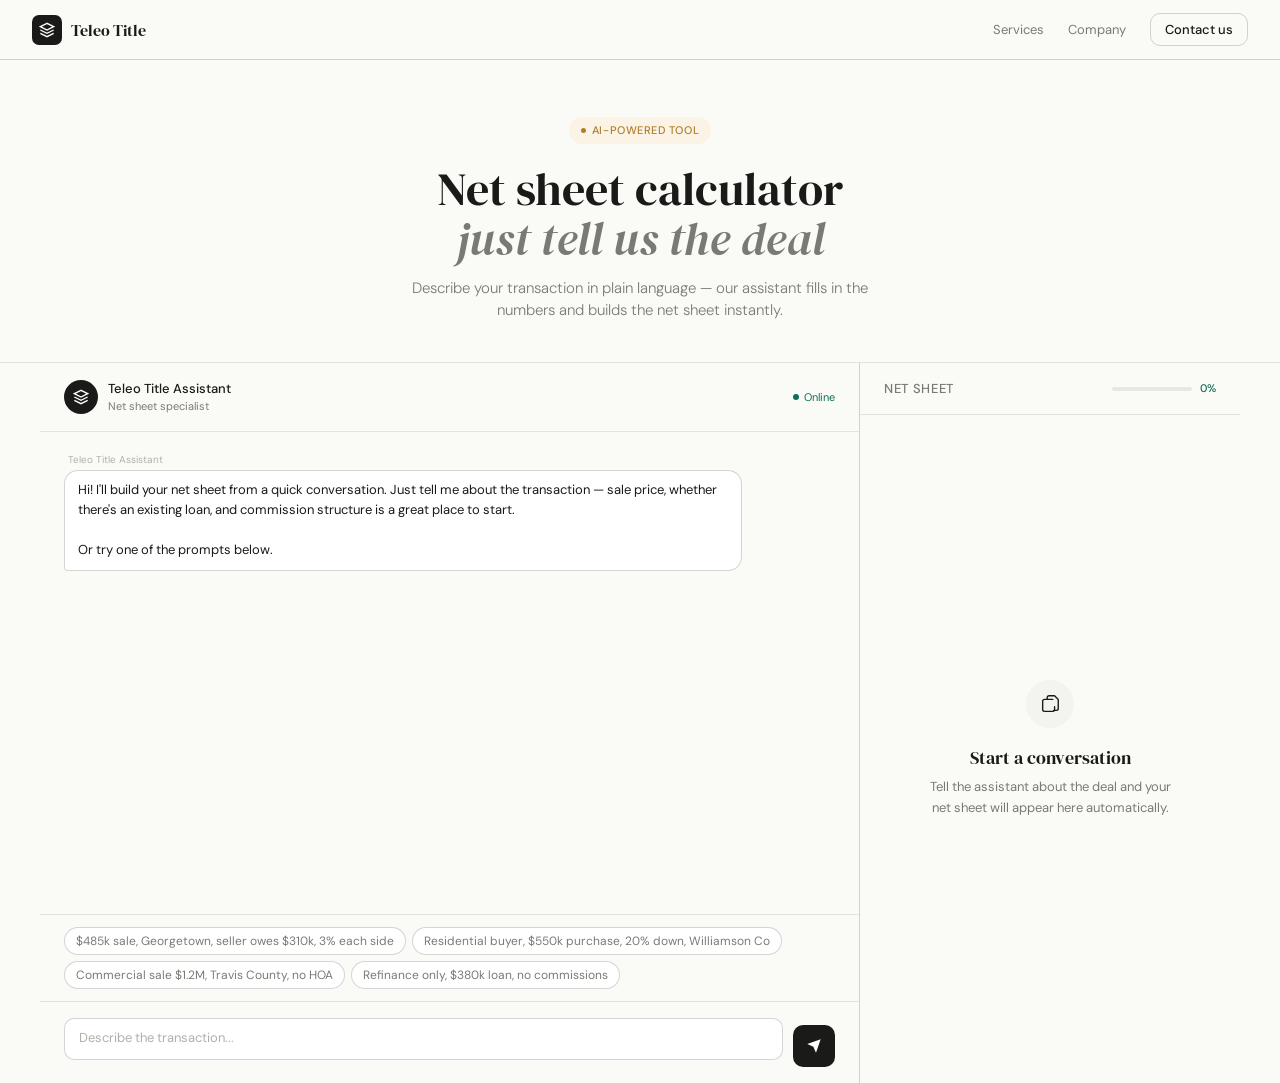
<file: net-sheet-ai.html>
<!DOCTYPE html>
<html lang="en">
<head>
<meta charset="UTF-8">
<meta name="viewport" content="width=device-width, initial-scale=1.0">
<title>Net Sheet Calculator — Teleo Title</title>
<link rel="preconnect" href="https://fonts.googleapis.com">
<link rel="preconnect" href="https://fonts.gstatic.com" crossorigin>
<link href="https://fonts.googleapis.com/css2?family=DM+Serif+Display:ital@0;1&family=DM+Sans:opsz,wght@9..40,300;9..40,400;9..40,500&display=swap" rel="stylesheet">
<style>
  *, *::before, *::after { box-sizing: border-box; margin: 0; padding: 0; }

  :root {
    --ink: #1a1a18;
    --ink2: #3d3d3a;
    --ink3: #7a7a75;
    --ink4: #b0b0ab;
    --paper: #fafaf7;
    --surface: #f3f3ef;
    --surface2: #e8e8e3;
    --gold: #b07d2a;
    --gold-bg: #faf3e6;
    --teal: #0f6e56;
    --teal-bg: #e4f5ef;
    --red: #a32d2d;
    --red-bg: #fdf0f0;
    --border: rgba(26,26,24,0.10);
    --border2: rgba(26,26,24,0.18);
    --radius: 10px;
    --radius-lg: 16px;
    --radius-xl: 22px;
  }

  html { font-size: 16px; }
  body {
    font-family: 'DM Sans', sans-serif;
    background: var(--paper);
    color: var(--ink);
    min-height: 100vh;
    line-height: 1.5;
  }

  /* NAV */
  nav {
    display: flex;
    align-items: center;
    justify-content: space-between;
    padding: 0 2rem;
    height: 60px;
    border-bottom: 0.5px solid var(--border2);
    background: var(--paper);
    position: sticky;
    top: 0;
    z-index: 100;
  }
  .nav-logo {
    display: flex;
    align-items: center;
    gap: 9px;
    text-decoration: none;
  }
  .nav-logo-mark {
    width: 30px; height: 30px;
    background: var(--ink);
    border-radius: 7px;
    display: flex; align-items: center; justify-content: center;
  }
  .nav-logo-mark svg { width: 16px; height: 16px; fill: var(--paper); }
  .nav-logo-text {
    font-family: 'DM Serif Display', serif;
    font-size: 16px;
    color: var(--ink);
  }
  .nav-links { display: flex; gap: 1.5rem; align-items: center; }
  .nav-links a {
    font-size: 13px;
    color: var(--ink3);
    text-decoration: none;
    transition: color .15s;
  }
  .nav-links a:hover { color: var(--ink); }
  .nav-cta {
    font-size: 13px;
    font-weight: 500;
    color: var(--ink) !important;
    border: 0.5px solid var(--border2);
    padding: 6px 14px;
    border-radius: var(--radius);
  }

  /* HERO */
  .hero {
    text-align: center;
    padding: 3.5rem 1.5rem 2.5rem;
    border-bottom: 0.5px solid var(--border);
  }
  .hero-badge {
    display: inline-flex;
    align-items: center;
    gap: 6px;
    background: var(--gold-bg);
    color: var(--gold);
    font-size: 11px;
    font-weight: 500;
    letter-spacing: .05em;
    text-transform: uppercase;
    padding: 5px 12px;
    border-radius: 20px;
    margin-bottom: 1.25rem;
  }
  .hero-badge-dot {
    width: 5px; height: 5px;
    border-radius: 50%;
    background: var(--gold);
  }
  .hero h1 {
    font-family: 'DM Serif Display', serif;
    font-size: clamp(28px, 5vw, 46px);
    font-weight: 400;
    line-height: 1.1;
    color: var(--ink);
    margin-bottom: .75rem;
  }
  .hero h1 em { font-style: italic; color: var(--ink3); }
  .hero p {
    font-size: 15px;
    color: var(--ink3);
    font-weight: 300;
    max-width: 480px;
    margin: 0 auto;
  }

  /* LAYOUT */
  .page-body {
    display: grid;
    grid-template-columns: minmax(0, 1fr) 380px;
    gap: 0;
    max-width: 1200px;
    margin: 0 auto;
    min-height: calc(100vh - 60px - 120px);
  }
  @media (max-width: 820px) {
    .page-body { grid-template-columns: 1fr; }
    .results-col { border-left: none; border-top: 0.5px solid var(--border2); }
  }

  /* LEFT — CHAT */
  .chat-col {
    border-right: 0.5px solid var(--border2);
    display: flex;
    flex-direction: column;
  }
  .chat-header {
    padding: 1rem 1.5rem;
    border-bottom: 0.5px solid var(--border);
    display: flex;
    align-items: center;
    justify-content: space-between;
  }
  .chat-header-left { display: flex; align-items: center; gap: 10px; }
  .chat-avatar {
    width: 34px; height: 34px;
    background: var(--ink);
    border-radius: 50%;
    display: flex; align-items: center; justify-content: center;
  }
  .chat-avatar svg { width: 16px; height: 16px; fill: var(--paper); }
  .chat-agent-name { font-size: 13px; font-weight: 500; }
  .chat-agent-sub { font-size: 11px; color: var(--ink3); }
  .chat-status {
    display: flex; align-items: center; gap: 5px;
    font-size: 11px; color: var(--teal);
  }
  .status-dot {
    width: 6px; height: 6px; border-radius: 50%;
    background: var(--teal);
    animation: pulse 2s infinite;
  }
  @keyframes pulse { 0%,100%{opacity:1} 50%{opacity:.4} }

  .chat-messages {
    flex: 1;
    overflow-y: auto;
    padding: 1.25rem 1.5rem;
    display: flex;
    flex-direction: column;
    gap: 14px;
    min-height: 400px;
    max-height: 520px;
  }
  .msg { display: flex; flex-direction: column; }
  .msg.agent { align-items: flex-start; }
  .msg.user  { align-items: flex-end; }
  .msg-sender {
    font-size: 10px;
    color: var(--ink4);
    margin-bottom: 3px;
    padding: 0 4px;
  }
  .msg-bubble {
    max-width: 88%;
    padding: 9px 13px;
    font-size: 13px;
    line-height: 1.55;
    border-radius: 14px;
  }
  .msg.agent .msg-bubble {
    background: white;
    color: var(--ink);
    border: 0.5px solid var(--border2);
    border-bottom-left-radius: 4px;
  }
  .msg.user .msg-bubble {
    background: var(--ink);
    color: white;
    border-bottom-right-radius: 4px;
  }
  .msg-bubble.typing {
    background: white;
    border: 0.5px solid var(--border2);
    padding: 12px 16px;
  }
  .typing-dots { display: flex; gap: 4px; }
  .typing-dots span {
    width: 6px; height: 6px;
    border-radius: 50%;
    background: var(--ink3);
    animation: bounce .9s infinite;
  }
  .typing-dots span:nth-child(2) { animation-delay: .15s; }
  .typing-dots span:nth-child(3) { animation-delay: .3s; }
  @keyframes bounce { 0%,60%,100%{transform:translateY(0)} 30%{transform:translateY(-5px)} }

  .extracted-pills {
    display: flex; flex-wrap: wrap; gap: 4px;
    margin-top: 7px;
  }
  .pill {
    display: inline-flex; align-items: center; gap: 4px;
    background: var(--teal-bg);
    color: var(--teal);
    font-size: 10px; font-weight: 500;
    padding: 3px 8px;
    border-radius: 10px;
  }
  .pill svg { width: 9px; height: 9px; fill: var(--teal); }

  .chat-suggestions {
    padding: .75rem 1.5rem;
    display: flex; flex-wrap: wrap; gap: 6px;
    border-top: 0.5px solid var(--border);
  }
  .suggestion-chip {
    font-size: 12px;
    color: var(--ink3);
    border: 0.5px solid var(--border2);
    background: white;
    padding: 5px 11px;
    border-radius: 20px;
    cursor: pointer;
    transition: all .15s;
    font-family: 'DM Sans', sans-serif;
  }
  .suggestion-chip:hover {
    background: var(--surface);
    color: var(--ink);
    border-color: var(--ink3);
  }

  .chat-input-area {
    padding: 1rem 1.5rem;
    border-top: 0.5px solid var(--border);
    display: flex;
    gap: 10px;
    align-items: flex-end;
  }
  .chat-input-wrap { flex: 1; position: relative; }
  .chat-input {
    width: 100%;
    min-height: 42px;
    max-height: 120px;
    border: 0.5px solid var(--border2);
    border-radius: var(--radius);
    padding: 10px 14px;
    font-family: 'DM Sans', sans-serif;
    font-size: 13px;
    color: var(--ink);
    background: white;
    resize: none;
    outline: none;
    line-height: 1.4;
    transition: border-color .15s;
    overflow-y: hidden;
  }
  .chat-input:focus { border-color: var(--gold); }
  .chat-input::placeholder { color: var(--ink4); }
  .send-btn {
    width: 42px; height: 42px;
    background: var(--ink);
    border: none;
    border-radius: var(--radius);
    cursor: pointer;
    display: flex; align-items: center; justify-content: center;
    flex-shrink: 0;
    transition: background .15s, transform .1s;
  }
  .send-btn:hover { background: #333; }
  .send-btn:active { transform: scale(.95); }
  .send-btn svg { width: 16px; height: 16px; fill: white; }
  .send-btn:disabled { background: var(--surface2); cursor: not-allowed; }

  /* RIGHT — NET SHEET */
  .results-col {
    display: flex;
    flex-direction: column;
    background: var(--paper);
  }
  .results-header {
    padding: 1rem 1.5rem;
    border-bottom: 0.5px solid var(--border);
    display: flex;
    align-items: center;
    justify-content: space-between;
  }
  .results-header h2 {
    font-size: 13px;
    font-weight: 500;
    color: var(--ink3);
    text-transform: uppercase;
    letter-spacing: .05em;
  }
  .completeness-bar-wrap { display: flex; align-items: center; gap: 8px; }
  .completeness-bar {
    width: 80px; height: 4px;
    background: var(--surface2);
    border-radius: 2px; overflow: hidden;
  }
  .completeness-fill {
    height: 100%;
    background: var(--teal);
    border-radius: 2px;
    transition: width .4s ease;
  }
  .completeness-pct { font-size: 11px; color: var(--teal); font-weight: 500; }

  .net-summary {
    padding: 1.5rem;
    background: var(--ink);
    margin: 0;
  }
  .net-summary-label { font-size: 10px; text-transform: uppercase; letter-spacing: .08em; color: rgba(255,255,255,.45); margin-bottom: 2px; }
  .net-summary-type { font-family: 'DM Serif Display', serif; font-size: 17px; color: white; margin-bottom: 1rem; }
  .net-amount { font-family: 'DM Serif Display', serif; font-size: 46px; color: white; line-height: 1; }
  .net-amount.neg { color: #f09595; }
  .net-amount-sub { font-size: 12px; color: rgba(255,255,255,.45); margin-top: 4px; }
  .net-placeholder { font-family: 'DM Serif Display', serif; font-size: 22px; color: rgba(255,255,255,.25); font-style: italic; }

  .breakdown-body { padding: 1.25rem 1.5rem; flex: 1; overflow-y: auto; }

  .section-head {
    font-size: 10px;
    text-transform: uppercase;
    letter-spacing: .07em;
    color: var(--ink4);
    margin-bottom: .5rem;
    padding-bottom: .25rem;
    border-bottom: 0.5px solid var(--border);
  }
  .breakdown-section { margin-bottom: 1.25rem; }
  .breakdown-row {
    display: flex; justify-content: space-between; align-items: baseline;
    padding: 4px 0;
    font-size: 13px;
    color: var(--ink2);
    border-bottom: 0.5px solid transparent;
    transition: background .1s;
  }
  .breakdown-row:hover { background: var(--surface); margin: 0 -4px; padding: 4px 4px; border-radius: 4px; }
  .breakdown-val { font-weight: 500; }
  .breakdown-val.debit { color: var(--red); }
  .breakdown-val.credit { color: var(--teal); }
  .breakdown-total {
    display: flex; justify-content: space-between; align-items: baseline;
    padding: 8px 0 0;
    margin-top: 4px;
    border-top: 0.5px solid var(--border2);
    font-size: 13px; font-weight: 500;
  }
  .total-debit { color: var(--red); font-size: 14px; }
  .total-credit { color: var(--teal); font-size: 14px; }

  .bar-viz {
    display: flex; height: 6px; border-radius: 3px; overflow: hidden;
    margin: 1rem 0 .5rem;
    background: var(--surface2);
  }
  .bar-seg { height: 100%; transition: width .4s ease; }
  .bar-legend { display: flex; flex-wrap: wrap; gap: 6px 14px; margin-bottom: 1rem; }
  .leg-item { display: flex; align-items: center; gap: 5px; font-size: 11px; color: var(--ink3); }
  .leg-dot { width: 7px; height: 7px; border-radius: 50%; flex-shrink: 0; }

  .net-total-card {
    background: var(--surface);
    border-radius: var(--radius);
    padding: 12px 14px;
    margin-bottom: 1.25rem;
    display: flex; justify-content: space-between; align-items: center;
  }
  .net-total-label { font-family: 'DM Serif Display', serif; font-size: 14px; }
  .net-total-val { font-family: 'DM Serif Display', serif; font-size: 20px; }

  .field-chips {
    display: grid; grid-template-columns: 1fr 1fr; gap: 6px;
    margin-bottom: 1.25rem;
  }
  .field-chip {
    background: white;
    border: 0.5px solid var(--border2);
    border-radius: var(--radius);
    padding: 8px 10px;
    font-size: 11px;
  }
  .field-chip-label { color: var(--ink4); margin-bottom: 2px; }
  .field-chip-val { font-weight: 500; color: var(--ink); font-size: 12px; }
  .field-chip-val.empty { color: var(--ink4); font-style: italic; font-weight: 400; }
  .field-chip.filled { border-left: 2px solid var(--teal); }
  .field-chip.unfilled { border-left: 2px solid var(--border2); }

  .action-area { padding: 1rem 1.5rem; border-top: 0.5px solid var(--border); display: flex; flex-direction: column; gap: 8px; }
  .btn-primary {
    width: 100%; padding: 11px;
    background: var(--gold);
    border: none; border-radius: var(--radius);
    color: white;
    font-family: 'DM Sans', sans-serif;
    font-size: 13px; font-weight: 500;
    cursor: pointer; letter-spacing: .02em;
    transition: background .15s;
  }
  .btn-primary:hover { background: #9a6c1f; }
  .btn-primary:disabled { background: var(--surface2); color: var(--ink4); cursor: not-allowed; }
  .btn-secondary {
    width: 100%; padding: 10px;
    background: transparent;
    border: 0.5px solid var(--border2);
    border-radius: var(--radius);
    color: var(--ink2);
    font-family: 'DM Sans', sans-serif;
    font-size: 13px;
    cursor: pointer;
    transition: background .15s;
  }
  .btn-secondary:hover { background: var(--surface); }
  .disclaimer {
    font-size: 10px; color: var(--ink4);
    text-align: center; line-height: 1.5;
    padding: 0 .5rem;
  }

  /* MODE TABS */
  .mode-tabs {
    display: flex; gap: 0;
    border: 0.5px solid var(--border2);
    border-radius: var(--radius);
    overflow: hidden;
    margin-bottom: 0;
  }
  .mode-tab {
    flex: 1; padding: 6px 12px;
    font-size: 12px; font-weight: 400;
    font-family: 'DM Sans', sans-serif;
    background: transparent;
    border: none;
    color: var(--ink3);
    cursor: pointer;
    transition: all .15s;
  }
  .mode-tab.active {
    background: var(--ink);
    color: white;
    font-weight: 500;
  }

  /* PRINT */
  @media print {
    nav, .chat-col, .hero, .action-area, .chat-header, .hero-badge { display: none !important; }
    .page-body { grid-template-columns: 1fr; }
    .results-col { border: none; }
    .net-summary { background: #1a1a18 !important; -webkit-print-color-adjust: exact; }
  }

  /* EMPTY STATE */
  .empty-state {
    flex: 1;
    display: flex; flex-direction: column;
    align-items: center; justify-content: center;
    padding: 2rem;
    text-align: center;
  }
  .empty-icon {
    width: 48px; height: 48px;
    background: var(--surface);
    border-radius: 50%;
    display: flex; align-items: center; justify-content: center;
    margin-bottom: 1rem;
  }
  .empty-icon svg { width: 22px; height: 22px; fill: var(--ink4); }
  .empty-title { font-family: 'DM Serif Display', serif; font-size: 18px; color: var(--ink); margin-bottom: .4rem; }
  .empty-body { font-size: 13px; color: var(--ink3); line-height: 1.6; max-width: 260px; }

  .error-msg {
    background: var(--red-bg);
    border: 0.5px solid var(--red);
    border-radius: var(--radius);
    padding: 10px 14px;
    font-size: 12px;
    color: var(--red);
    margin: .5rem 1.5rem;
  }
</style>
</head>
<body>

<nav>
  <a href="/" class="nav-logo">
    <div class="nav-logo-mark">
      <svg viewBox="0 0 24 24"><path d="M12 2L2 7l10 5 10-5-10-5zM2 17l10 5 10-5M2 12l10 5 10-5" stroke="white" stroke-width="2" fill="none"/></svg>
    </div>
    <span class="nav-logo-text">Teleo Title</span>
  </a>
  <div class="nav-links">
    <a href="/services">Services</a>
    <a href="/company">Company</a>
    <a href="/contact" class="nav-cta">Contact us</a>
  </div>
</nav>

<div class="hero">
  <div class="hero-badge">
    <div class="hero-badge-dot"></div>
    AI-powered tool
  </div>
  <h1>Net sheet calculator<br><em>just tell us the deal</em></h1>
  <p>Describe your transaction in plain language — our assistant fills in the numbers and builds the net sheet instantly.</p>
</div>

<div class="page-body">

  <!-- LEFT: AI CHAT -->
  <div class="chat-col">
    <div class="chat-header">
      <div class="chat-header-left">
        <div class="chat-avatar">
          <svg viewBox="0 0 24 24"><path d="M12 2L2 7l10 5 10-5-10-5zM2 17l10 5 10-5M2 12l10 5 10-5" stroke="white" stroke-width="2" fill="none"/></svg>
        </div>
        <div>
          <div class="chat-agent-name">Teleo Title Assistant</div>
          <div class="chat-agent-sub">Net sheet specialist</div>
        </div>
      </div>
      <div class="chat-status">
        <div class="status-dot"></div>
        Online
      </div>
    </div>

    <div class="chat-messages" id="chatMessages">
      <div class="msg agent">
        <div class="msg-sender">Teleo Title Assistant</div>
        <div class="msg-bubble">
          Hi! I'll build your net sheet from a quick conversation. Just tell me about the transaction — sale price, whether there's an existing loan, and commission structure is a great place to start.<br><br>Or try one of the prompts below.
        </div>
      </div>
    </div>

    <div class="chat-suggestions" id="suggestions">
      <button class="suggestion-chip" onclick="useSuggestion(this)">$485k sale, Georgetown, seller owes $310k, 3% each side</button>
      <button class="suggestion-chip" onclick="useSuggestion(this)">Residential buyer, $550k purchase, 20% down, Williamson Co</button>
      <button class="suggestion-chip" onclick="useSuggestion(this)">Commercial sale $1.2M, Travis County, no HOA</button>
      <button class="suggestion-chip" onclick="useSuggestion(this)">Refinance only, $380k loan, no commissions</button>
    </div>

    <div id="errorArea"></div>

    <div class="chat-input-area">
      <div class="chat-input-wrap">
        <textarea
          class="chat-input"
          id="chatInput"
          placeholder="Describe the transaction..."
          rows="1"
          onkeydown="handleKey(event)"
          oninput="autoResize(this)"
        ></textarea>
      </div>
      <button class="send-btn" id="sendBtn" onclick="sendMessage()">
        <svg viewBox="0 0 24 24"><path d="M22 2L11 13M22 2L15 22 11 13 2 9l20-7z"/></svg>
      </button>
    </div>
  </div>

  <!-- RIGHT: NET SHEET RESULTS -->
  <div class="results-col">
    <div class="results-header">
      <h2>Net sheet</h2>
      <div style="display:flex;align-items:center;gap:10px">
        <div class="mode-tabs" id="modeTabs" style="display:none">
          <button class="mode-tab active" id="tab-seller" onclick="setDisplayMode('seller')">Seller</button>
          <button class="mode-tab" id="tab-buyer" onclick="setDisplayMode('buyer')">Buyer</button>
        </div>
        <div class="completeness-bar-wrap">
          <div class="completeness-bar"><div class="completeness-fill" id="completenessBar" style="width:0%"></div></div>
          <span class="completeness-pct" id="completenessPct">0%</span>
        </div>
      </div>
    </div>

    <div id="emptyState" class="empty-state">
      <div class="empty-icon">
        <svg viewBox="0 0 24 24"><path d="M9 7H6a2 2 0 00-2 2v9a2 2 0 002 2h9a2 2 0 002-2v-3M9 7V5a2 2 0 012-2h6l4 4v10a2 2 0 01-2 2h-3M9 7h6" stroke="currentColor" stroke-width="1.5" fill="none" stroke-linecap="round" stroke-linejoin="round"/></svg>
      </div>
      <div class="empty-title">Start a conversation</div>
      <div class="empty-body">Tell the assistant about the deal and your net sheet will appear here automatically.</div>
    </div>

    <div id="netSheetResults" style="display:none;flex-direction:column;flex:1">
      <div class="net-summary" id="netSummary">
        <div class="net-summary-label" id="netLabel">Estimated net proceeds</div>
        <div class="net-summary-type" id="netType">After all closing costs</div>
        <div class="net-amount" id="netAmount">—</div>
        <div class="net-amount-sub" id="netSub"></div>
      </div>

      <div class="breakdown-body">
        <div class="field-chips" id="fieldChips"></div>

        <div class="bar-viz" id="barViz"></div>
        <div class="bar-legend" id="barLegend"></div>

        <div class="breakdown-section" id="creditsSection" style="display:none">
          <div class="section-head">Credits</div>
          <div id="creditsRows"></div>
          <div class="breakdown-total">
            <span>Total credits</span>
            <span class="total-credit" id="creditsTotal"></span>
          </div>
        </div>

        <div class="breakdown-section" id="debitsSection" style="display:none">
          <div class="section-head">Debits &amp; fees</div>
          <div id="debitsRows"></div>
          <div class="breakdown-total">
            <span>Total debits</span>
            <span class="total-debit" id="debitsTotal"></span>
          </div>
        </div>

        <div class="net-total-card" id="netTotalCard" style="display:none">
          <span class="net-total-label" id="netTotalLabel">Estimated net proceeds</span>
          <span class="net-total-val" id="netTotalVal"></span>
        </div>
      </div>

      <div class="action-area">
        <button class="btn-primary" id="openOrderBtn" disabled>Open an order with Teleo Title</button>
        <button class="btn-secondary" onclick="window.print()">Print / save as PDF</button>
        <div class="disclaimer">Estimates only. Texas promulgated rates apply to title insurance. Actual fees confirmed at time of order. Teleo Title · Georgetown, TX · (512) 763-7493</div>
      </div>
    </div>

  </div>
</div>

<script>
// ─── CONFIGURATION ────────────────────────────────────────────────────────────
// Set your Anthropic API key here, OR set window.ANTHROPIC_API_KEY before this
// script loads (e.g. from a server-rendered template variable).
//
// For Vercel deployment: remove the key here and use the /api/chat backend instead
// by setting: const USE_BACKEND = true;
//
// For GitHub Pages / static hosting: paste your key below.
// Note: key will be visible in page source — use only for internal/agent tools.
const ANTHROPIC_API_KEY = window.ANTHROPIC_API_KEY || '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';
const USE_BACKEND = false; // set true if deploying on Vercel with api/chat.js
const BACKEND_ENDPOINT = '/api/chat';
// ─────────────────────────────────────────────────────────────────────────────

const SYSTEM_PROMPT = `You are a friendly, expert net sheet assistant for Teleo Title, a title company in Georgetown, Texas. Your job is to help real estate agents quickly build net sheets by extracting deal details from natural conversation.

BEHAVIOR RULES:
- Extract structured fields from the agent's message whenever possible
- Never ask for more than 2 pieces of information at a time
- Once you have sale_price, give a partial estimate — don't wait for everything
- Be warm, concise, and professional — 1-3 sentences max per reply
- Use Texas real estate terminology naturally
- If the agent mentions Georgetown or Williamson County area, default county to "williamson"
- Distinguish seller vs buyer transactions from context clues

FIELDS YOU EXTRACT (include in updated_fields only what you found this turn):
- sale_price: number
- loan_payoff: number (seller's existing mortgage payoff)
- loan_amount: number (buyer's new loan)
- loan_type: "conventional" | "fha" | "va" | "cash"
- list_commission_pct: number
- buyer_commission_pct: number
- county: "williamson" | "travis" | "hays" | "bastrop" | "other"
- transaction_type: "residential" | "commercial" | "land" | "refi"
- transaction_mode: "seller" | "buyer"
- has_hoa: boolean
- has_survey: boolean
- home_warranty: boolean
- owner_policy: boolean
- lender_policy: boolean
- concessions: number

ALWAYS respond with valid JSON only — no markdown, no preamble:
{
  "message": "Your conversational reply",
  "updated_fields": { "sale_price": 485000 },
  "extracted_fields": [{ "key": "sale_price", "label": "Sale price $485,000" }],
  "missing_fields": ["has_hoa"]
}`;

const fmt = n => '$' + Math.round(Math.abs(n)).toLocaleString();
const pct = (a,b) => b ? ((Math.abs(a)/b)*100).toFixed(1)+'%' : '0%';

let conversationHistory = [];
let currentFields = {};
let displayMode = 'seller';
let isLoading = false;

function txRate(price) {
  if (price <= 100000) return price * 0.0087;
  if (price <= 1000000) return 100000*0.0087 + (price-100000)*0.00535;
  return 100000*0.0087 + 900000*0.00535 + (price-1000000)*0.00302;
}
function lenderRate(loan) {
  if (loan <= 100000) return loan * 0.0080;
  if (loan <= 1000000) return 100000*0.0080 + (loan-100000)*0.00483;
  return 100000*0.0080 + 900000*0.00483 + (loan-1000000)*0.00261;
}

function calcNetSheet(fields) {
  const price = fields.sale_price || 0;
  const payoff = fields.loan_payoff || 0;
  const listPct = (fields.list_commission_pct || 0) / 100;
  const buyPct  = (fields.buyer_commission_pct || 0) / 100;
  const concessions = fields.concessions || 0;
  const loanAmt = fields.loan_amount || 0;
  const loanType = fields.loan_type || 'conventional';
  const mode = fields.transaction_mode || 'seller';

  let credits = [], debits = [];

  if (mode === 'seller') {
    credits.push({ label: 'Sale price', amt: price });
    if (listPct) debits.push({ label: `Listing commission (${(listPct*100).toFixed(1)}%)`, amt: price * listPct });
    if (buyPct)  debits.push({ label: `Buyer agent commission (${(buyPct*100).toFixed(1)}%)`, amt: price * buyPct });
    if (payoff)  debits.push({ label: 'Loan payoff', amt: payoff });
    if (fields.owner_policy !== false) debits.push({ label: "Owner's title policy", amt: txRate(price) });
    debits.push({ label: 'Teleo Title closing fee', amt: 595 });
    debits.push({ label: 'Recording fee (est.)', amt: 150 });
    if (fields.transaction_type === 'commercial') debits.push({ label: 'Commercial endorsements', amt: 250 });
    if (fields.has_survey) debits.push({ label: 'Survey', amt: 650 });
    if (fields.has_hoa) debits.push({ label: 'HOA transfer / resale cert.', amt: 350 });
    if (fields.home_warranty) debits.push({ label: 'Home warranty', amt: 575 });
    if (concessions) debits.push({ label: 'Seller concessions / credits', amt: concessions });
    debits.push({ label: 'State + county transfer tax (est.)', amt: price * 0.001 });
  } else {
    credits.push({ label: 'Sale price', amt: price });
    if (concessions) credits.push({ label: 'Seller concessions', amt: concessions });
    if (loanAmt) credits.push({ label: 'Loan amount', amt: loanAmt });
    if (fields.lender_policy !== false && loanAmt && loanType !== 'cash') {
      debits.push({ label: "Lender's title policy", amt: lenderRate(loanAmt) });
    }
    debits.push({ label: 'Teleo Title closing fee', amt: 595 });
    debits.push({ label: 'Recording & endorsements', amt: 250 });
    debits.push({ label: 'Title search & exam', amt: 195 });
    if (loanAmt && loanType !== 'cash') {
      debits.push({ label: 'Origination fee (est. 1%)', amt: loanAmt * 0.01 });
      debits.push({ label: 'Appraisal (est.)', amt: 600 });
      debits.push({ label: 'Prepaid interest (15 days est.)', amt: loanAmt * 0.07/365*15 });
      debits.push({ label: 'Initial escrow (3 mo. est.)', amt: price * 0.022/12*3 });
      if (loanType === 'fha') debits.push({ label: 'FHA upfront MIP (1.75%)', amt: loanAmt * 0.0175 });
    }
    if (fields.has_survey) debits.push({ label: 'Survey', amt: 650 });
    if (fields.has_hoa) debits.push({ label: 'HOA dues proration (est.)', amt: 300 });
  }

  const totalCredits = credits.reduce((s,r) => s+r.amt, 0);
  const totalDebits  = debits.reduce((s,r) => s+r.amt, 0);
  const net = totalCredits - totalDebits;
  return { credits, debits, totalCredits, totalDebits, net, mode };
}

function renderNetSheet(fields) {
  const result = calcNetSheet(fields);
  const { credits, debits, totalCredits, totalDebits, net, mode } = result;

  document.getElementById('emptyState').style.display = 'none';
  document.getElementById('netSheetResults').style.display = 'flex';
  document.getElementById('modeTabs').style.display = 'flex';

  document.getElementById('netLabel').textContent = mode === 'seller' ? 'Estimated net proceeds' : 'Estimated cash to close';
  document.getElementById('netType').textContent = mode === 'seller' ? 'After all closing costs' : 'Total funds needed';
  const netEl = document.getElementById('netAmount');
  netEl.textContent = fields.sale_price ? fmt(net) : '—';
  netEl.className = 'net-amount' + (net < 0 ? ' neg' : '');
  document.getElementById('netSub').textContent = fields.sale_price
    ? (mode === 'seller' ? `${pct(net, totalCredits)} of sale price retained` : `${pct(totalDebits, fields.sale_price)} of purchase in closing costs`)
    : '';

  if (totalDebits > 0) {
    const commD = debits.filter(d=>d.label.toLowerCase().includes('commission')).reduce((s,r)=>s+r.amt,0);
    const titleD = debits.filter(d=>d.label.toLowerCase().match(/title|closing|recording|search|endors/)).reduce((s,r)=>s+r.amt,0);
    const loanD = debits.filter(d=>d.label.toLowerCase().match(/payoff|loan|origination|appraisal|mip|prepaid|escrow/)).reduce((s,r)=>s+r.amt,0);
    const otherD = Math.max(0, totalDebits - commD - titleD - loanD);
    const segs = [
      {pct: commD/totalDebits*100, color:'#D85A30', label:'Commissions'},
      {pct: loanD/totalDebits*100, color:'#378ADD', label:'Loan costs'},
      {pct: titleD/totalDebits*100, color:'#1D9E75', label:'Title & closing'},
      {pct: otherD/totalDebits*100, color:'#888780', label:'Other'},
    ].filter(s=>s.pct > 0.5);
    document.getElementById('barViz').innerHTML = segs.map(s=>`<div class="bar-seg" style="width:${s.pct.toFixed(1)}%;background:${s.color}"></div>`).join('');
    document.getElementById('barLegend').innerHTML = segs.map(s=>`<span class="leg-item"><span class="leg-dot" style="background:${s.color}"></span>${s.label}</span>`).join('');
  }

  const renderRows = (rows, id, cls) => {
    document.getElementById(id).innerHTML = rows.map(r =>
      `<div class="breakdown-row"><span>${r.label}</span><span class="breakdown-val ${cls}">${fmt(r.amt)}</span></div>`
    ).join('');
  };

  document.getElementById('creditsSection').style.display = credits.length ? '' : 'none';
  document.getElementById('debitsSection').style.display = debits.length ? '' : 'none';
  document.getElementById('netTotalCard').style.display = fields.sale_price ? '' : 'none';

  renderRows(credits, 'creditsRows', 'credit');
  renderRows(debits, 'debitsRows', 'debit');
  document.getElementById('creditsTotal').textContent = fmt(totalCredits);
  document.getElementById('debitsTotal').textContent = fmt(totalDebits);
  document.getElementById('netTotalLabel').textContent = mode === 'seller' ? 'Estimated net proceeds' : 'Cash to close';
  document.getElementById('netTotalVal').textContent = fmt(Math.abs(net));

  renderFieldChips(fields);
  updateCompleteness(fields);

  if (fields.sale_price) {
    document.getElementById('openOrderBtn').disabled = false;
  }
}

function renderFieldChips(fields) {
  const defs = [
    { key:'sale_price', label:'Sale price', fmt: v=>`$${Math.round(v).toLocaleString()}` },
    { key:'loan_payoff', label:'Loan payoff', fmt: v=>`$${Math.round(v).toLocaleString()}` },
    { key:'list_commission_pct', label:'Listing comm.', fmt: v=>`${v}%` },
    { key:'buyer_commission_pct', label:'Buyer comm.', fmt: v=>`${v}%` },
    { key:'county', label:'County', fmt: v=>v },
    { key:'transaction_type', label:'Type', fmt: v=>v },
    { key:'has_hoa', label:'HOA', fmt: v=>v?'Yes':'No' },
    { key:'home_warranty', label:'Warranty', fmt: v=>v?'Yes':'No' },
  ];
  document.getElementById('fieldChips').innerHTML = defs.map(d => {
    const val = fields[d.key];
    const filled = val !== undefined && val !== null && val !== '';
    return `<div class="field-chip ${filled?'filled':'unfilled'}">
      <div class="field-chip-label">${d.label}</div>
      <div class="field-chip-val ${filled?'':'empty'}">${filled ? d.fmt(val) : 'not set'}</div>
    </div>`;
  }).join('');
}

function updateCompleteness(fields) {
  const required = ['sale_price','loan_payoff','list_commission_pct','buyer_commission_pct','county'];
  const filled = required.filter(k => fields[k] !== undefined && fields[k] !== null && fields[k] !== '').length;
  const pctVal = Math.round(filled / required.length * 100);
  document.getElementById('completenessBar').style.width = pctVal + '%';
  document.getElementById('completenessPct').textContent = pctVal + '%';
}

function setDisplayMode(mode) {
  document.getElementById('tab-seller').classList.toggle('active', mode === 'seller');
  document.getElementById('tab-buyer').classList.toggle('active', mode === 'buyer');
  currentFields.transaction_mode = mode;
  if (Object.keys(currentFields).length > 0) renderNetSheet(currentFields);
}

function appendMessage(role, content, pills) {
  const msgs = document.getElementById('chatMessages');
  const div = document.createElement('div');
  div.className = `msg ${role}`;
  let pillsHtml = '';
  if (pills && pills.length) {
    pillsHtml = `<div class="extracted-pills">${pills.map(p=>`<span class="pill"><svg viewBox="0 0 10 10"><path d="M2 5l2.5 2.5L8 3" stroke="#0f6e56" stroke-width="1.5" fill="none" stroke-linecap="round" stroke-linejoin="round"/></svg>${p}</span>`).join('')}</div>`;
  }
  div.innerHTML = `<div class="msg-sender">${role==='agent'?'Teleo Title Assistant':'You'}</div><div class="msg-bubble">${content}${pillsHtml}</div>`;
  msgs.appendChild(div);
  msgs.scrollTop = msgs.scrollHeight;
  return div;
}

function showTyping() {
  const msgs = document.getElementById('chatMessages');
  const div = document.createElement('div');
  div.className = 'msg agent';
  div.id = 'typingIndicator';
  div.innerHTML = `<div class="msg-sender">Teleo Title Assistant</div><div class="msg-bubble typing"><div class="typing-dots"><span></span><span></span><span></span></div></div>`;
  msgs.appendChild(div);
  msgs.scrollTop = msgs.scrollHeight;
}

function removeTyping() {
  const el = document.getElementById('typingIndicator');
  if (el) el.remove();
}

function showError(msg) {
  const area = document.getElementById('errorArea');
  area.innerHTML = `<div class="error-msg">${msg}</div>`;
  setTimeout(() => area.innerHTML = '', 5000);
}

async function callAI(messages, currentFields) {
  const fieldsCtx = Object.keys(currentFields).length
    ? `\n\nFIELDS ALREADY COLLECTED: ${JSON.stringify(currentFields)}`
    : '';

  if (USE_BACKEND) {
    const res = await fetch(BACKEND_ENDPOINT, {
      method: 'POST',
      headers: { 'Content-Type': 'application/json' },
      body: JSON.stringify({ messages, current_fields: currentFields })
    });
    if (!res.ok) {
      const e = await res.json().catch(() => ({}));
      throw new Error(e.error || `Server error ${res.status}`);
    }
    return res.json();
  }

  // Direct browser call to Anthropic API (GitHub Pages / static hosting)
  if (!ANTHROPIC_API_KEY || ANTHROPIC_API_KEY === 'YOUR_API_KEY_HERE') {
    throw new Error('No API key set. Open net-sheet-ai.html and set ANTHROPIC_API_KEY at the top of the script.');
  }

  const res = await fetch('https://api.anthropic.com/v1/messages', {
    method: 'POST',
    headers: {
      'Content-Type': 'application/json',
      'x-api-key': ANTHROPIC_API_KEY,
      'anthropic-version': '2023-06-01',
      'anthropic-dangerous-direct-browser-access': 'true'
    },
    body: JSON.stringify({
      model: 'claude-haiku-4-5-20251001',
      max_tokens: 1024,
      system: SYSTEM_PROMPT + fieldsCtx,
      messages: messages.slice(-10)
    })
  });

  if (!res.ok) {
    const e = await res.json().catch(() => ({}));
    throw new Error(e.error?.message || `Anthropic API error ${res.status}`);
  }

  const raw = await res.json();
  const text = raw.content?.[0]?.text || '';
  const cleaned = text.replace(/```json\n?|```\n?/g, '').trim();

  let parsed;
  try {
    parsed = JSON.parse(cleaned);
  } catch {
    parsed = { message: text, updated_fields: {}, extracted_fields: [], missing_fields: [] };
  }

  return {
    message: parsed.message || "I've updated your net sheet.",
    updated_fields: parsed.updated_fields || {},
    extracted_fields: parsed.extracted_fields || [],
    missing_fields: parsed.missing_fields || []
  };
}

async function sendMessage() {
  const input = document.getElementById('chatInput');
  const text = input.value.trim();
  if (!text || isLoading) return;

  input.value = '';
  autoResize(input);
  document.getElementById('suggestions').style.display = 'none';

  appendMessage('user', text);
  conversationHistory.push({ role: 'user', content: text });

  isLoading = true;
  document.getElementById('sendBtn').disabled = true;
  showTyping();

  try {
    const data = await callAI(conversationHistory, currentFields);
    removeTyping();

    if (data.updated_fields && Object.keys(data.updated_fields).length) {
      currentFields = { ...currentFields, ...data.updated_fields };
      renderNetSheet(currentFields);
    }

    const pills = (data.extracted_fields || []).map(f => f.label);
    appendMessage('agent', data.message, pills);
    conversationHistory.push({ role: 'assistant', content: data.message });

  } catch (err) {
    removeTyping();
    const isKeyError = err.message.includes('API key') || err.message.includes('No API key');
    showError(isKeyError
      ? 'API key not configured. See setup instructions in the HTML file.'
      : 'Could not reach the assistant: ' + err.message
    );
    appendMessage('agent', isKeyError
      ? 'The AI assistant needs an API key to work. Ask your developer to add the Anthropic API key to the page config.'
      : "I'm having trouble connecting right now. You can describe your deal and I'll try again."
    );
  }

  isLoading = false;
  document.getElementById('sendBtn').disabled = false;
  document.getElementById('chatInput').focus();
}

function useSuggestion(el) {
  document.getElementById('chatInput').value = el.textContent;
  autoResize(document.getElementById('chatInput'));
  sendMessage();
}

function handleKey(e) {
  if (e.key === 'Enter' && !e.shiftKey) {
    e.preventDefault();
    sendMessage();
  }
}

function autoResize(el) {
  el.style.height = 'auto';
  el.style.height = Math.min(el.scrollHeight, 120) + 'px';
}
</script>
</body>
</html>
</file>
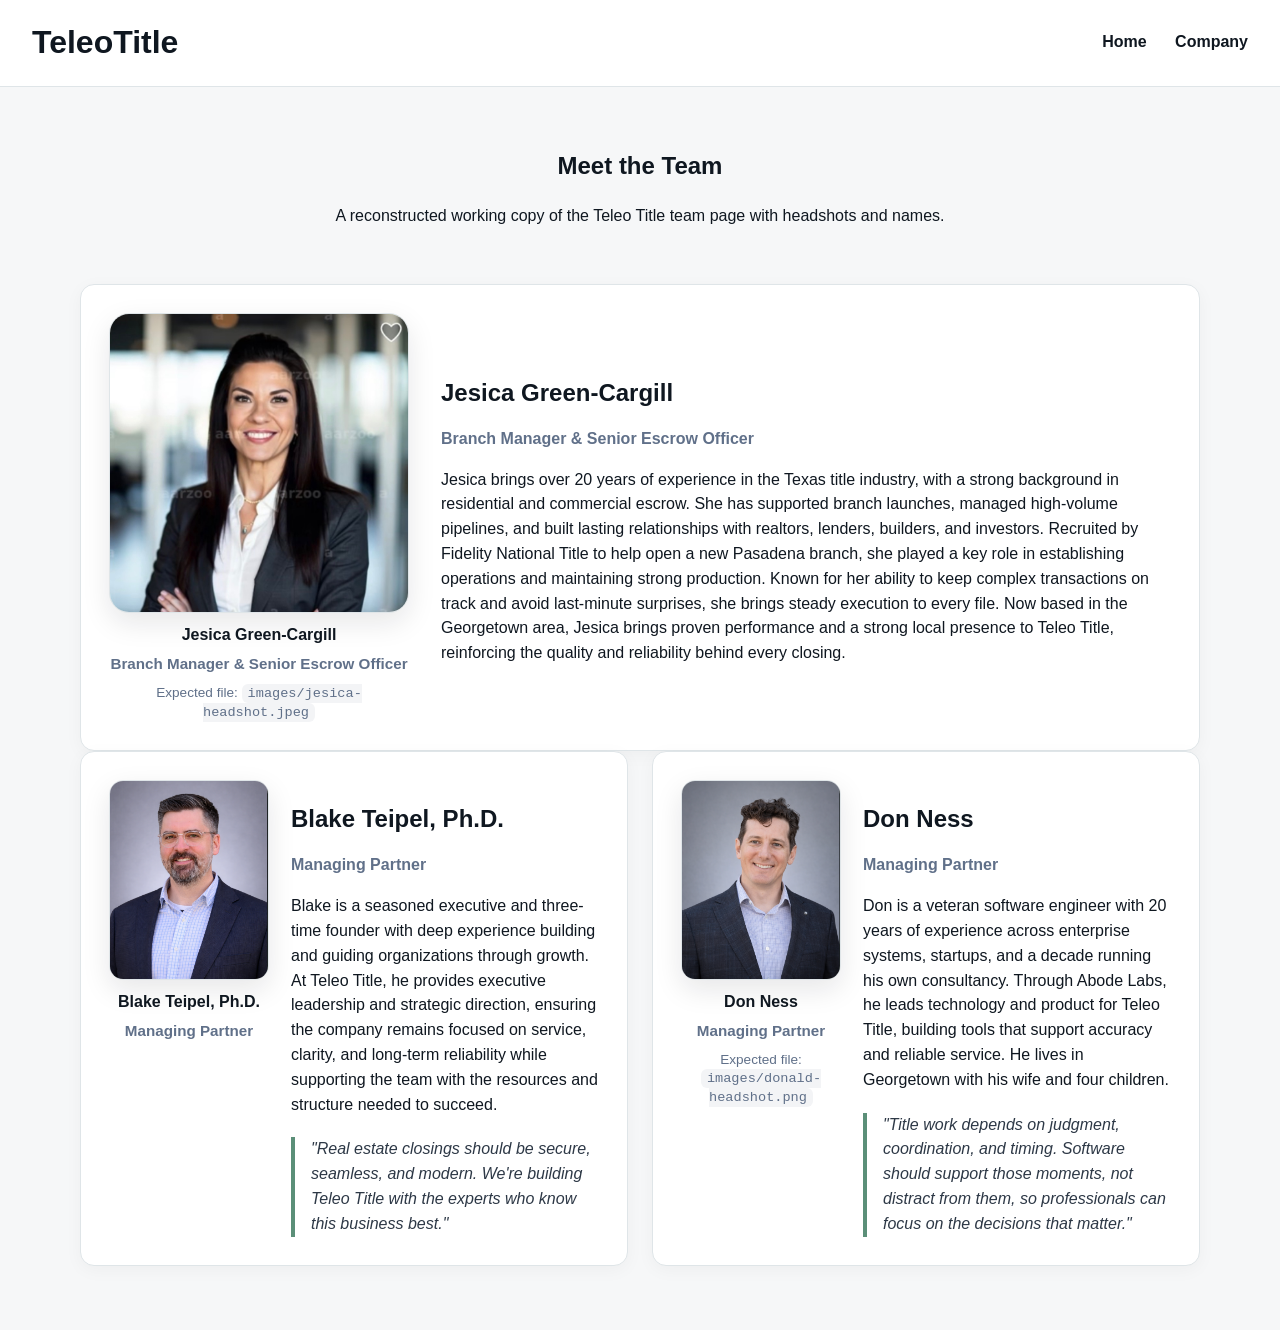
<file: teleotitle-static-capture/company-with-headshots.html>
<!DOCTYPE html>
<html lang="en">
<head>
  <meta charset="UTF-8" />
  <meta name="viewport" content="width=device-width, initial-scale=1.0" />
  <title>Teleo Title - Company Snapshot</title>
  <link rel="stylesheet" href="styles.css" />
  <style>
    .featured-team-layout {
      display: grid;
      grid-template-columns: 300px 1fr;
      gap: 32px;
      align-items: center;
    }
    .team-card-layout {
      display: grid;
      grid-template-columns: 160px 1fr;
      gap: 22px;
      align-items: start;
    }
    .team-photo {
      margin: 0;
      text-align: center;
    }
    .team-headshot {
      width: 100%;
      display: block;
      object-fit: cover;
      background: #eef2f4;
      border: 1px solid var(--line);
      box-shadow: 0 10px 28px rgba(15,23,32,.10);
    }
    .team-headshot.large {
      aspect-ratio: 1 / 1;
      border-radius: 20px;
    }
    .team-headshot.small {
      aspect-ratio: 4 / 5;
      border-radius: 14px;
    }
    .team-name {
      margin-top: 10px;
      font-weight: 800;
      color: var(--ink);
    }
    .team-title {
      margin-top: 4px;
      color: var(--muted);
      font-size: .95rem;
      font-weight: 600;
    }
    .headshot-note {
      margin-top: 8px;
      color: var(--muted);
      font-size: .85rem;
      line-height: 1.35;
    }
    code {
      background: #f3f4f6;
      padding: 2px 6px;
      border-radius: 6px;
    }
    @media (max-width: 820px) {
      .featured-team-layout,
      .team-card-layout {
        grid-template-columns: 1fr;
      }
      .team-photo {
        max-width: 300px;
        margin: 0 auto;
      }
    }
  </style>
</head>
<body>
  <header class="site-header">
    <div class="brand">TeleoTitle</div>
    <nav>
      <a href="index.html">Home</a>
      <a href="company-with-headshots.html">Company</a>
    </nav>
  </header>

  <main class="container company-page">
    <section class="section intro centered">
      <h1>Meet the Team</h1>
      <p>A reconstructed working copy of the Teleo Title team page with headshots and names.</p>
    </section>

    <section class="card featured-team-member featured-team-layout">
      <figure class="team-photo">
        <img class="team-headshot large" src="images/jesica-headshot.jpeg" alt="Jesica Green-Cargill headshot" />
        <figcaption>
          <div class="team-name">Jesica Green-Cargill</div>
          <div class="team-title">Branch Manager &amp; Senior Escrow Officer</div>
          <div class="headshot-note">Expected file: <code>images/jesica-headshot.jpeg</code></div>
        </figcaption>
      </figure>
      <div class="bio-col">
        <h2>Jesica Green-Cargill</h2>
        <p class="role">Branch Manager &amp; Senior Escrow Officer</p>
        <p>Jesica brings over 20 years of experience in the Texas title industry, with a strong background in residential and commercial escrow. She has supported branch launches, managed high-volume pipelines, and built lasting relationships with realtors, lenders, builders, and investors. Recruited by Fidelity National Title to help open a new Pasadena branch, she played a key role in establishing operations and maintaining strong production. Known for her ability to keep complex transactions on track and avoid last-minute surprises, she brings steady execution to every file. Now based in the Georgetown area, Jesica brings proven performance and a strong local presence to Teleo Title, reinforcing the quality and reliability behind every closing.</p>
      </div>
    </section>

    <section class="grid two-up team-grid">
      <article class="card team-card-layout">
        <figure class="team-photo">
          <img class="team-headshot small" src="images/blake-headshot.png" alt="Blake Teipel headshot" />
          <figcaption>
            <div class="team-name">Blake Teipel, Ph.D.</div>
            <div class="team-title">Managing Partner</div>
          </figcaption>
        </figure>
        <div>
          <h2>Blake Teipel, Ph.D.</h2>
          <p class="role">Managing Partner</p>
          <p>Blake is a seasoned executive and three-time founder with deep experience building and guiding organizations through growth. At Teleo Title, he provides executive leadership and strategic direction, ensuring the company remains focused on service, clarity, and long-term reliability while supporting the team with the resources and structure needed to succeed.</p>
          <blockquote>"Real estate closings should be secure, seamless, and modern. We're building Teleo Title with the experts who know this business best."</blockquote>
        </div>
      </article>
      <article class="card team-card-layout">
        <figure class="team-photo">
          <img class="team-headshot small" src="images/donald-headshot.png" alt="Don Ness headshot" />
          <figcaption>
            <div class="team-name">Don Ness</div>
            <div class="team-title">Managing Partner</div>
            <div class="headshot-note">Expected file: <code>images/donald-headshot.png</code></div>
          </figcaption>
        </figure>
        <div>
          <h2>Don Ness</h2>
          <p class="role">Managing Partner</p>
          <p>Don is a veteran software engineer with 20 years of experience across enterprise systems, startups, and a decade running his own consultancy. Through Abode Labs, he leads technology and product for Teleo Title, building tools that support accuracy and reliable service. He lives in Georgetown with his wife and four children.</p>
          <blockquote>"Title work depends on judgment, coordination, and timing. Software should support those moments, not distract from them, so professionals can focus on the decisions that matter."</blockquote>
        </div>
      </article>
    </section>
  </main>
</body>
</html>
</file>
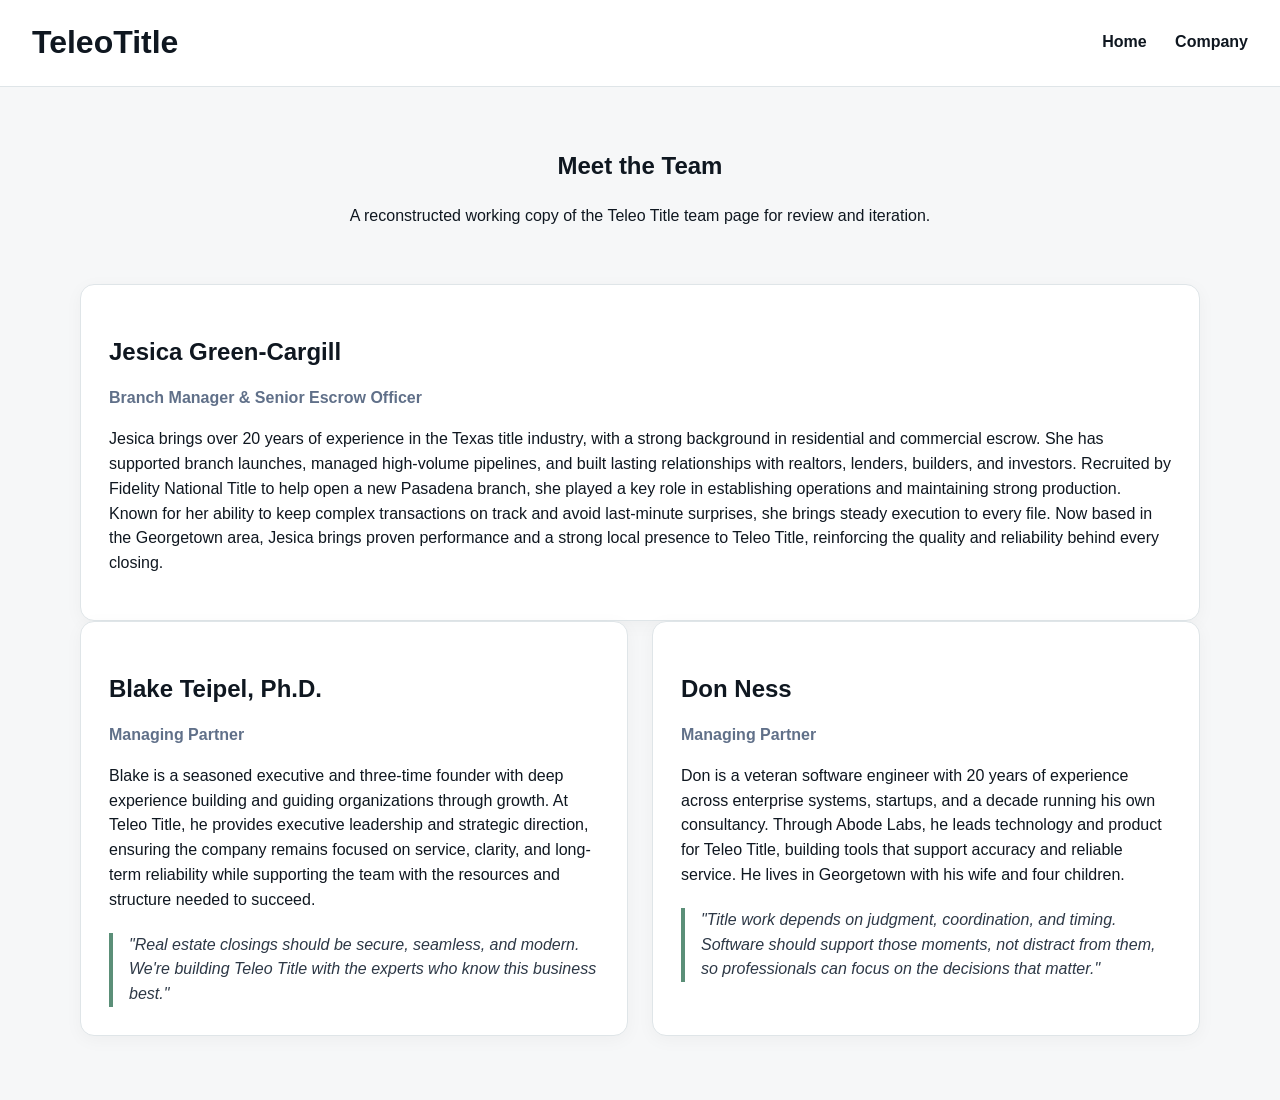
<file: teleotitle-static-capture/company.html>
<!DOCTYPE html>
<html lang="en">
<head>
  <meta charset="UTF-8" />
  <meta name="viewport" content="width=device-width, initial-scale=1.0" />
  <title>Teleo Title - Company Snapshot</title>
  <link rel="stylesheet" href="styles.css" />
</head>
<body>
  <header class="site-header">
    <div class="brand">TeleoTitle</div>
    <nav>
      <a href="index.html">Home</a>
      <a href="company.html">Company</a>
    </nav>
  </header>

  <main class="container company-page">
    <section class="section intro centered">
      <h1>Meet the Team</h1>
      <p>A reconstructed working copy of the Teleo Title team page for review and iteration.</p>
    </section>

    <section class="card featured-team-member">
      <h2>Jesica Green-Cargill</h2>
      <p class="role">Branch Manager &amp; Senior Escrow Officer</p>
      <p>Jesica brings over 20 years of experience in the Texas title industry, with a strong background in residential and commercial escrow. She has supported branch launches, managed high-volume pipelines, and built lasting relationships with realtors, lenders, builders, and investors. Recruited by Fidelity National Title to help open a new Pasadena branch, she played a key role in establishing operations and maintaining strong production. Known for her ability to keep complex transactions on track and avoid last-minute surprises, she brings steady execution to every file. Now based in the Georgetown area, Jesica brings proven performance and a strong local presence to Teleo Title, reinforcing the quality and reliability behind every closing.</p>
    </section>

    <section class="grid two-up team-grid">
      <article class="card">
        <h2>Blake Teipel, Ph.D.</h2>
        <p class="role">Managing Partner</p>
        <p>Blake is a seasoned executive and three-time founder with deep experience building and guiding organizations through growth. At Teleo Title, he provides executive leadership and strategic direction, ensuring the company remains focused on service, clarity, and long-term reliability while supporting the team with the resources and structure needed to succeed.</p>
        <blockquote>"Real estate closings should be secure, seamless, and modern. We're building Teleo Title with the experts who know this business best."</blockquote>
      </article>
      <article class="card">
        <h2>Don Ness</h2>
        <p class="role">Managing Partner</p>
        <p>Don is a veteran software engineer with 20 years of experience across enterprise systems, startups, and a decade running his own consultancy. Through Abode Labs, he leads technology and product for Teleo Title, building tools that support accuracy and reliable service. He lives in Georgetown with his wife and four children.</p>
        <blockquote>"Title work depends on judgment, coordination, and timing. Software should support those moments, not distract from them, so professionals can focus on the decisions that matter."</blockquote>
      </article>
    </section>
  </main>
</body>
</html>
</file>
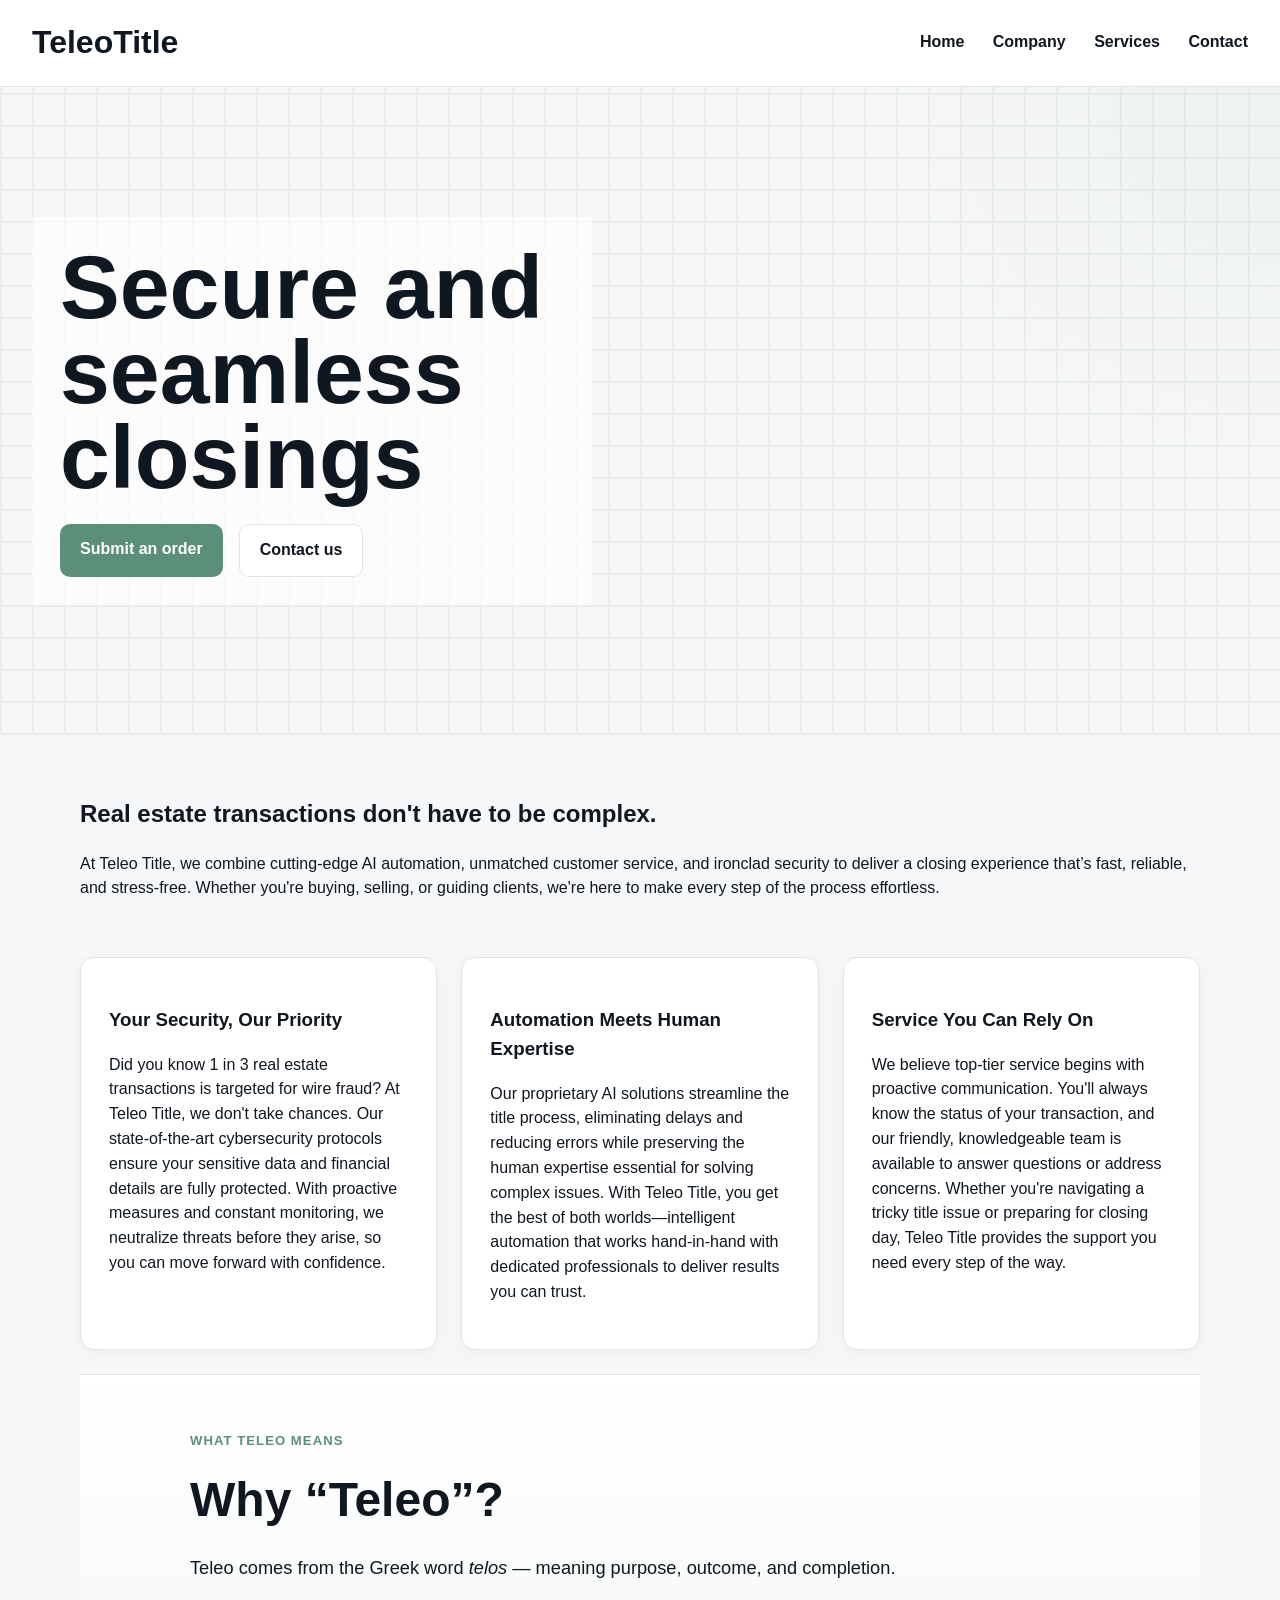
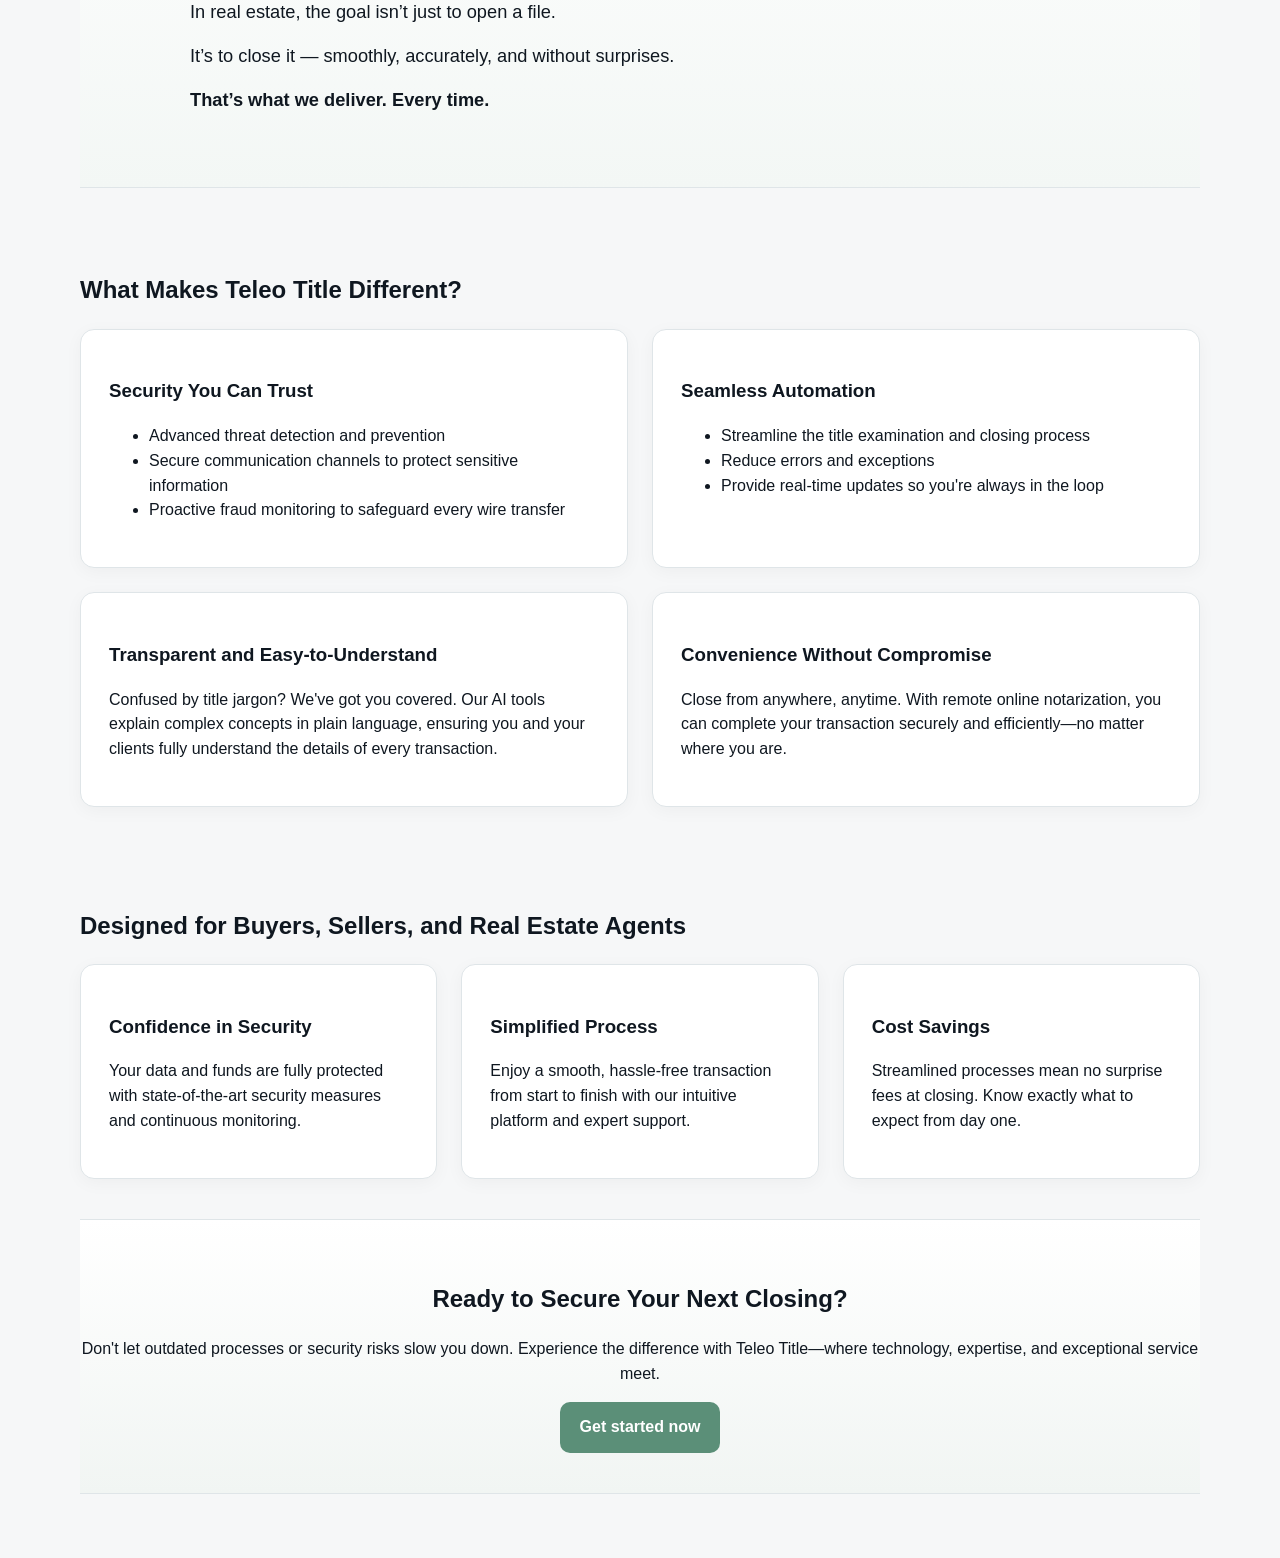
<file: teleotitle-static-capture/index-v2-teleo-meaning.html>
<!DOCTYPE html>
<html lang="en">
<head>
  <meta charset="UTF-8" />
  <meta name="viewport" content="width=device-width, initial-scale=1.0" />
  <title>Teleo Title - Homepage Snapshot v2</title>
  <link rel="stylesheet" href="styles.css" />
  <style>
    .meaning-section {
      background: linear-gradient(180deg, #ffffff 0%, #f3f7f5 100%);
      border-top: 1px solid var(--line);
      border-bottom: 1px solid var(--line);
      padding: 56px 32px;
      margin: 24px 0;
    }
    .meaning-wrap {
      width: min(900px, 100%);
      margin: 0 auto;
    }
    .meaning-eyebrow {
      color: var(--accent);
      font-weight: 800;
      letter-spacing: .08em;
      text-transform: uppercase;
      margin-bottom: 12px;
      font-size: .82rem;
    }
    .meaning-section h2 {
      font-size: clamp(2rem, 4vw, 3rem);
      margin: 0 0 16px;
    }
    .meaning-section p {
      font-size: 1.14rem;
      max-width: 760px;
      margin: 0 0 16px;
    }
    .meaning-statement {
      font-size: 1.22rem;
      font-weight: 700;
      color: var(--ink);
      margin-top: 10px;
    }
  </style>
</head>
<body>
  <header class="site-header">
    <div class="brand">TeleoTitle</div>
    <nav>
      <a href="index.html">Home</a>
      <a href="company.html">Company</a>
      <a href="#services">Services</a>
      <a href="#contact">Contact</a>
    </nav>
  </header>

  <section class="hero map-bg">
    <div class="hero-card">
      <h1>Secure and seamless closings</h1>
      <div class="cta-row">
        <a class="btn btn-primary" href="#contact">Submit an order</a>
        <a class="btn btn-secondary" href="#contact">Contact us</a>
      </div>
    </div>
  </section>

  <main class="container">
    <section class="section">
      <h2>Real estate transactions don't have to be complex.</h2>
      <p>At Teleo Title, we combine cutting-edge AI automation, unmatched customer service, and ironclad security to deliver a closing experience that’s fast, reliable, and stress-free. Whether you're buying, selling, or guiding clients, we're here to make every step of the process effortless.</p>
    </section>

    <section class="grid three-up">
      <article class="card">
        <h3>Your Security, Our Priority</h3>
        <p>Did you know 1 in 3 real estate transactions is targeted for wire fraud? At Teleo Title, we don't take chances. Our state-of-the-art cybersecurity protocols ensure your sensitive data and financial details are fully protected. With proactive measures and constant monitoring, we neutralize threats before they arise, so you can move forward with confidence.</p>
      </article>
      <article class="card">
        <h3>Automation Meets Human Expertise</h3>
        <p>Our proprietary AI solutions streamline the title process, eliminating delays and reducing errors while preserving the human expertise essential for solving complex issues. With Teleo Title, you get the best of both worlds—intelligent automation that works hand-in-hand with dedicated professionals to deliver results you can trust.</p>
      </article>
      <article class="card">
        <h3>Service You Can Rely On</h3>
        <p>We believe top-tier service begins with proactive communication. You'll always know the status of your transaction, and our friendly, knowledgeable team is available to answer questions or address concerns. Whether you're navigating a tricky title issue or preparing for closing day, Teleo Title provides the support you need every step of the way.</p>
      </article>
    </section>

    <section class="meaning-section">
      <div class="meaning-wrap">
        <div class="meaning-eyebrow">What Teleo Means</div>
        <h2>Why “Teleo”?</h2>
        <p>Teleo comes from the Greek word <em>telos</em> — meaning purpose, outcome, and completion.</p>
        <p>In real estate, the goal isn’t just to open a file.</p>
        <p>It’s to close it — smoothly, accurately, and without surprises.</p>
        <p class="meaning-statement">That’s what we deliver. Every time.</p>
      </div>
    </section>

    <section class="section" id="services">
      <h2>What Makes Teleo Title Different?</h2>
      <div class="grid two-up">
        <article class="card">
          <h3>Security You Can Trust</h3>
          <ul>
            <li>Advanced threat detection and prevention</li>
            <li>Secure communication channels to protect sensitive information</li>
            <li>Proactive fraud monitoring to safeguard every wire transfer</li>
          </ul>
        </article>
        <article class="card">
          <h3>Seamless Automation</h3>
          <ul>
            <li>Streamline the title examination and closing process</li>
            <li>Reduce errors and exceptions</li>
            <li>Provide real-time updates so you're always in the loop</li>
          </ul>
        </article>
        <article class="card">
          <h3>Transparent and Easy-to-Understand</h3>
          <p>Confused by title jargon? We've got you covered. Our AI tools explain complex concepts in plain language, ensuring you and your clients fully understand the details of every transaction.</p>
        </article>
        <article class="card">
          <h3>Convenience Without Compromise</h3>
          <p>Close from anywhere, anytime. With remote online notarization, you can complete your transaction securely and efficiently—no matter where you are.</p>
        </article>
      </div>
    </section>

    <section class="section">
      <h2>Designed for Buyers, Sellers, and Real Estate Agents</h2>
      <div class="grid three-up">
        <article class="card">
          <h3>Confidence in Security</h3>
          <p>Your data and funds are fully protected with state-of-the-art security measures and continuous monitoring.</p>
        </article>
        <article class="card">
          <h3>Simplified Process</h3>
          <p>Enjoy a smooth, hassle-free transaction from start to finish with our intuitive platform and expert support.</p>
        </article>
        <article class="card">
          <h3>Cost Savings</h3>
          <p>Streamlined processes mean no surprise fees at closing. Know exactly what to expect from day one.</p>
        </article>
      </div>
    </section>

    <section class="section cta-block" id="contact">
      <h2>Ready to Secure Your Next Closing?</h2>
      <p>Don't let outdated processes or security risks slow you down. Experience the difference with Teleo Title—where technology, expertise, and exceptional service meet.</p>
      <a class="btn btn-primary" href="mailto:info@teleotitle.com">Get started now</a>
    </section>
  </main>
</body>
</html>
</file>
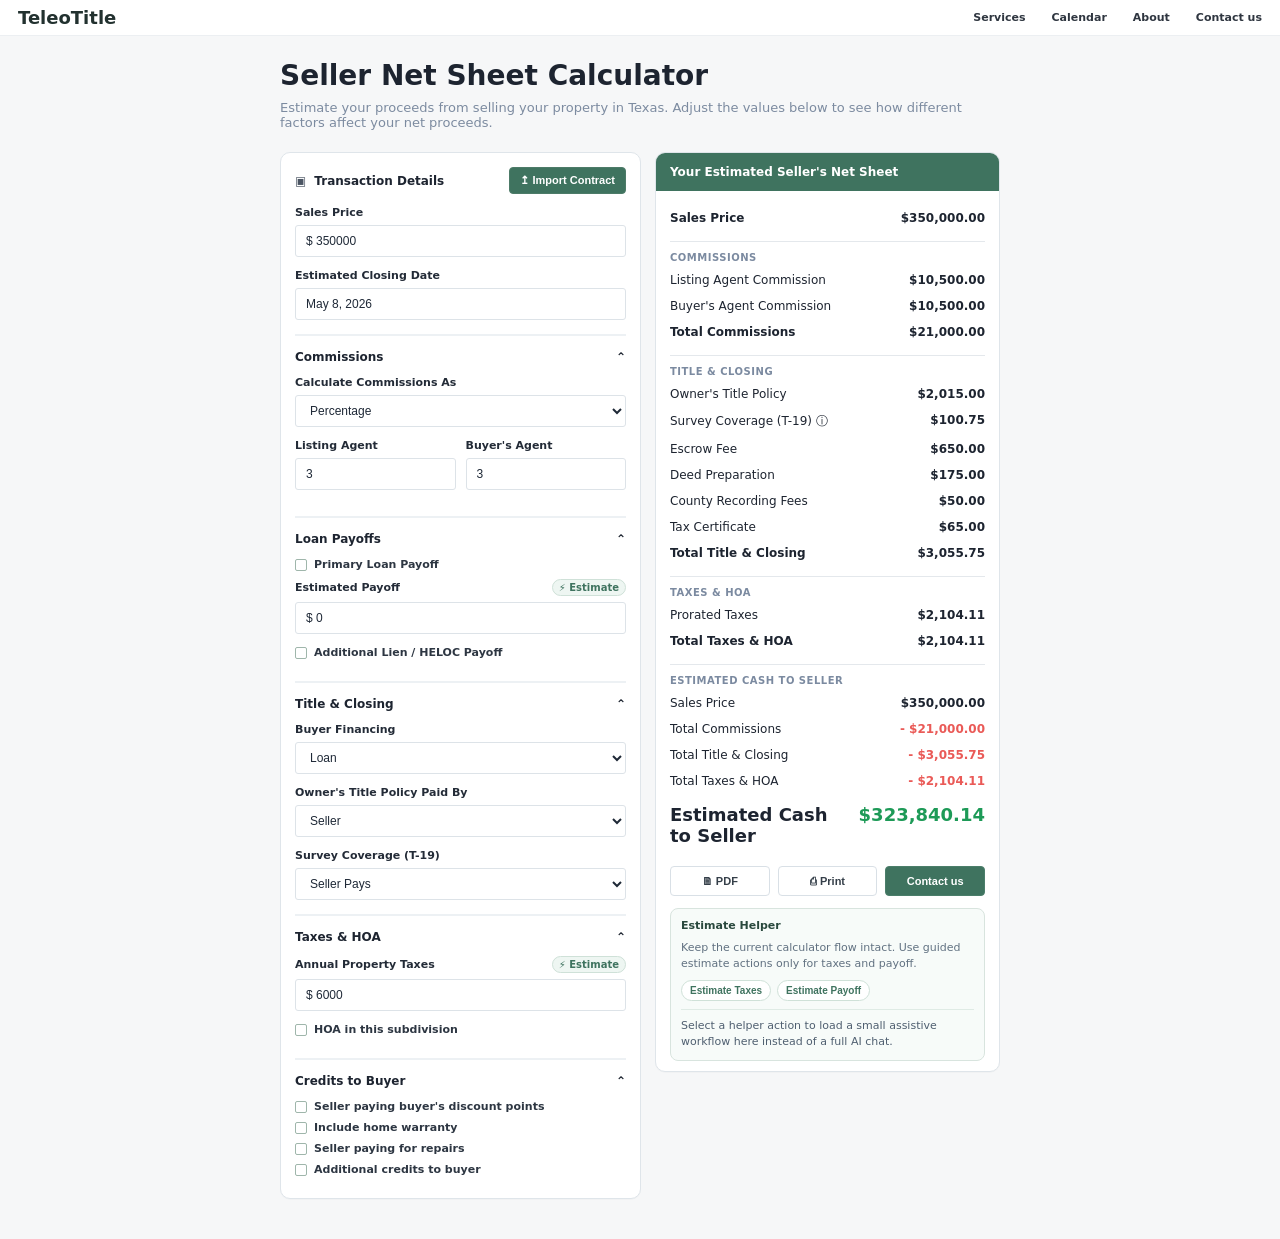
<file: teleotitle-static-capture/net-sheet-ai.html>
<!DOCTYPE html>
<html lang="en">
<head>
  <meta charset="UTF-8" />
  <meta name="viewport" content="width=device-width, initial-scale=1.0" />
  <title>Teleo Net Sheet v3 - Close Match</title>
  <style>
    :root{
      --bg:#f6f7f8;
      --card:#ffffff;
      --line:#dfe5ea;
      --text:#1d2430;
      --muted:#718096;
      --green:#3f735f;
      --green-dark:#355f4f;
      --green-soft:#eef6f2;
    }
    *{box-sizing:border-box}
    body{
      margin:0;
      font-family: Inter, ui-sans-serif, system-ui, -apple-system, Segoe UI, Roboto, Arial, sans-serif;
      background:var(--bg);
      color:var(--text);
    }
    .topbar{
      height:36px;
      background:#fff;
      border-bottom:1px solid #eceff2;
      display:flex;
      align-items:center;
      justify-content:space-between;
      padding:0 18px;
    }
    .logo{
      font-size:18px;
      font-weight:700;
      color:#22312f;
    }
    .nav{
      display:flex;
      gap:26px;
      font-size:11px;
      color:#2f3640;
      font-weight:600;
    }
    .wrap{
      max-width:740px;
      margin:24px auto 40px;
      padding:0 10px;
    }
    h1{
      margin:0 0 8px;
      font-size:28px;
      line-height:1.15;
      font-weight:800;
    }
    .subtitle{
      color:#7c8ba0;
      font-size:13px;
      margin-bottom:22px;
      max-width:760px;
    }
    .grid{
      display:grid;
      grid-template-columns: 1fr 345px;
      gap:14px;
      align-items:start;
    }
    .card{
      background:var(--card);
      border:1px solid var(--line);
      border-radius:10px;
      box-shadow:0 1px 0 rgba(10,10,10,.02);
    }
    .form-card{
      padding:14px;
    }
    .section{
      border:1px solid #edf1f4;
      border-left:0;
      border-right:0;
      padding:14px 0;
    }
    .section:first-of-type{
      padding-top:0;
      border-top:0;
    }
    .section:last-of-type{
      padding-bottom:0;
      border-bottom:0;
    }
    .section-head{
      display:flex;
      align-items:center;
      justify-content:space-between;
      margin-bottom:12px;
      font-size:12px;
      font-weight:700;
    }
    .section-head .left{
      display:flex;
      align-items:center;
      gap:8px;
    }
    .icon{
      font-size:12px;
      color:#4b5563;
    }
    .import-btn{
      border:1px solid #4d7b68;
      color:#fff;
      background:var(--green);
      border-radius:4px;
      padding:6px 10px;
      font-size:11px;
      font-weight:700;
    }
    .field{
      margin-bottom:12px;
    }
    .field:last-child{margin-bottom:0}
    .label{
      display:flex;
      align-items:center;
      justify-content:space-between;
      margin-bottom:6px;
      font-size:11px;
      font-weight:700;
      color:#232b37;
    }
    .assist-link{
      font-size:10px;
      font-weight:700;
      color:var(--green);
      cursor:pointer;
      background:var(--green-soft);
      border:1px solid #cfe1d8;
      padding:2px 6px;
      border-radius:999px;
    }
    input, select{
      width:100%;
      height:32px;
      border:1px solid #dde3e8;
      border-radius:3px;
      padding:0 10px;
      font-size:12px;
      background:#fff;
      color:#1f2937;
    }
    .two{
      display:grid;
      grid-template-columns: 1fr 1fr;
      gap:10px;
    }
    .checkbox{
      display:flex;
      align-items:center;
      gap:7px;
      font-size:11px;
      font-weight:600;
      color:#2d3642;
      margin-bottom:8px;
    }
    .checkbox .box{
      width:12px;height:12px;border:1px solid #9fb6ab;border-radius:2px;background:#fff;
    }
    .summary{
      overflow:hidden;
    }
    .summary-head{
      background:var(--green);
      color:#fff;
      font-size:12px;
      font-weight:700;
      padding:12px 14px;
    }
    .summary-body{
      padding:14px 14px 10px;
      font-size:12px;
    }
    .row{
      display:flex;
      justify-content:space-between;
      align-items:flex-start;
      gap:10px;
      padding:6px 0;
    }
    .row strong{font-weight:800}
    .divider{
      height:1px;
      background:#e4e8ec;
      margin:10px 0;
    }
    .group-label{
      color:#7b8aa0;
      font-size:10px;
      font-weight:800;
      letter-spacing:.05em;
      margin:6px 0 4px;
    }
    .neg{color:#ea5a57;font-weight:700}
    .pos{color:#1d9a57;font-weight:800}
    .action-row{
      display:grid;
      grid-template-columns:1fr 1fr 1fr;
      gap:8px;
      margin-top:14px;
    }
    .action-btn{
      height:30px;
      border-radius:4px;
      border:1px solid #d9e0e6;
      background:#fff;
      font-size:11px;
      font-weight:700;
      color:#353f49;
    }
    .action-btn.primary{
      background:var(--green);
      color:#fff;
      border-color:#4b7e6a;
    }
    .helper{
      margin-top:12px;
      border:1px solid #d8e4de;
      background:#f7fbf9;
      border-radius:8px;
      padding:10px;
    }
    .helper-title{
      font-size:11px;
      font-weight:800;
      color:#29483d;
      margin-bottom:8px;
    }
    .helper-copy{
      font-size:11px;
      color:#617181;
      line-height:1.45;
      margin-bottom:8px;
    }
    .helper-actions{
      display:flex;
      flex-wrap:wrap;
      gap:6px;
      margin-bottom:8px;
    }
    .mini-btn{
      font-size:10px;
      font-weight:800;
      color:var(--green);
      background:#fff;
      border:1px solid #cfe1d8;
      border-radius:999px;
      padding:4px 8px;
      cursor:pointer;
    }
    .helper-panel{
      border-top:1px solid #dfebe5;
      padding-top:8px;
      font-size:11px;
      color:#4f5f70;
      line-height:1.45;
    }
    @media (max-width: 900px){
      .grid{grid-template-columns:1fr}
      .wrap{max-width:760px}
    }
  </style>
</head>
<body>
  <div class="topbar">
    <div class="logo">TeleoTitle</div>
    <div class="nav">
      <div>Services</div>
      <div>Calendar</div>
      <div>About</div>
      <div>Contact us</div>
    </div>
  </div>

  <div class="wrap">
    <h1>Seller Net Sheet Calculator</h1>
    <div class="subtitle">
      Estimate your proceeds from selling your property in Texas. Adjust the values below to see how different factors affect your net proceeds.
    </div>

    <div class="grid">
      <div class="card form-card">
        <div class="section">
          <div class="section-head">
            <div class="left"><span class="icon">▣</span><span>Transaction Details</span></div>
            <button class="import-btn">↥ Import Contract</button>
          </div>

          <div class="field">
            <div class="label">Sales Price</div>
            <input value="$ 350000" />
          </div>

          <div class="field">
            <div class="label">Estimated Closing Date</div>
            <input value="May 8, 2026" />
          </div>
        </div>

        <div class="section">
          <div class="section-head">
            <div class="left"><span>Commissions</span></div>
            <div>⌃</div>
          </div>

          <div class="field">
            <div class="label">Calculate Commissions As</div>
            <select><option>Percentage</option></select>
          </div>

          <div class="two">
            <div class="field">
              <div class="label">Listing Agent</div>
              <input value="3" />
            </div>
            <div class="field">
              <div class="label">Buyer's Agent</div>
              <input value="3" />
            </div>
          </div>
        </div>

        <div class="section">
          <div class="section-head">
            <div class="left"><span>Loan Payoffs</span></div>
            <div>⌃</div>
          </div>

          <div class="checkbox"><span class="box"></span><span>Primary Loan Payoff</span></div>
          <div class="field">
            <div class="label">
              Estimated Payoff
              <span class="assist-link" onclick="setHelper('payoff')">⚡ Estimate</span>
            </div>
            <input id="payoffField" value="$ 0" />
          </div>

          <div class="checkbox"><span class="box"></span><span>Additional Lien / HELOC Payoff</span></div>
        </div>

        <div class="section">
          <div class="section-head">
            <div class="left"><span>Title &amp; Closing</span></div>
            <div>⌃</div>
          </div>

          <div class="field">
            <div class="label">Buyer Financing</div>
            <select><option>Loan</option></select>
          </div>

          <div class="field">
            <div class="label">Owner's Title Policy Paid By</div>
            <select><option>Seller</option></select>
          </div>

          <div class="field">
            <div class="label">Survey Coverage (T-19)</div>
            <select><option>Seller Pays</option></select>
          </div>
        </div>

        <div class="section">
          <div class="section-head">
            <div class="left"><span>Taxes &amp; HOA</span></div>
            <div>⌃</div>
          </div>

          <div class="field">
            <div class="label">
              Annual Property Taxes
              <span class="assist-link" onclick="setHelper('tax')">⚡ Estimate</span>
            </div>
            <input id="taxField" value="$ 6000" />
          </div>

          <div class="checkbox"><span class="box"></span><span>HOA in this subdivision</span></div>
        </div>

        <div class="section">
          <div class="section-head">
            <div class="left"><span>Credits to Buyer</span></div>
            <div>⌃</div>
          </div>

          <div class="checkbox"><span class="box"></span><span>Seller paying buyer's discount points</span></div>
          <div class="checkbox"><span class="box"></span><span>Include home warranty</span></div>
          <div class="checkbox"><span class="box"></span><span>Seller paying for repairs</span></div>
          <div class="checkbox"><span class="box"></span><span>Additional credits to buyer</span></div>
        </div>
      </div>

      <div class="card summary">
        <div class="summary-head">Your Estimated Seller's Net Sheet</div>
        <div class="summary-body">
          <div class="row"><strong>Sales Price</strong><strong>$350,000.00</strong></div>

          <div class="divider"></div>
          <div class="group-label">COMMISSIONS</div>
          <div class="row"><span>Listing Agent Commission</span><strong>$10,500.00</strong></div>
          <div class="row"><span>Buyer's Agent Commission</span><strong>$10,500.00</strong></div>
          <div class="row"><strong>Total Commissions</strong><strong>$21,000.00</strong></div>

          <div class="divider"></div>
          <div class="group-label">TITLE &amp; CLOSING</div>
          <div class="row"><span>Owner's Title Policy</span><strong>$2,015.00</strong></div>
          <div class="row"><span>Survey Coverage (T-19) ⓘ</span><strong>$100.75</strong></div>
          <div class="row"><span>Escrow Fee</span><strong>$650.00</strong></div>
          <div class="row"><span>Deed Preparation</span><strong>$175.00</strong></div>
          <div class="row"><span>County Recording Fees</span><strong>$50.00</strong></div>
          <div class="row"><span>Tax Certificate</span><strong>$65.00</strong></div>
          <div class="row"><strong>Total Title &amp; Closing</strong><strong>$3,055.75</strong></div>

          <div class="divider"></div>
          <div class="group-label">TAXES &amp; HOA</div>
          <div class="row"><span>Prorated Taxes</span><strong id="taxSummary">$2,104.11</strong></div>
          <div class="row"><strong>Total Taxes &amp; HOA</strong><strong id="taxTotal">$2,104.11</strong></div>

          <div class="divider"></div>
          <div class="group-label">ESTIMATED CASH TO SELLER</div>
          <div class="row"><span>Sales Price</span><strong>$350,000.00</strong></div>
          <div class="row"><span>Total Commissions</span><strong class="neg">- $21,000.00</strong></div>
          <div class="row"><span>Total Title &amp; Closing</span><strong class="neg">- $3,055.75</strong></div>
          <div class="row"><span>Total Taxes &amp; HOA</span><strong class="neg">- <span id="taxCash">$2,104.11</span></strong></div>
          <div class="row" style="padding-top:10px;"><strong style="font-size:18px;">Estimated Cash to Seller</strong><strong class="pos" id="netValue" style="font-size:18px;">$323,840.14</strong></div>

          <div class="action-row">
            <button class="action-btn">🗎 PDF</button>
            <button class="action-btn">⎙ Print</button>
            <button class="action-btn primary">Contact us</button>
          </div>

          <div class="helper">
            <div class="helper-title">Estimate Helper</div>
            <div class="helper-copy">
              Keep the current calculator flow intact. Use guided estimate actions only for taxes and payoff.
            </div>
            <div class="helper-actions">
              <button class="mini-btn" onclick="setHelper('tax')">Estimate Taxes</button>
              <button class="mini-btn" onclick="setHelper('payoff')">Estimate Payoff</button>
            </div>
            <div class="helper-panel" id="helperPanel">
              Select a helper action to load a small assistive workflow here instead of a full AI chat.
            </div>
          </div>
        </div>
      </div>
    </div>
  </div>

<script>
function setHelper(type){
  const panel = document.getElementById('helperPanel');
  if(type === 'tax'){
    panel.innerHTML = `
      <strong>Tax estimate loaded.</strong><br>
      Based on county + sales price + closing date assumptions, apply a soft estimate for prorated taxes.
      <div style="margin-top:8px;">
        <button class="mini-btn" onclick="applyTax()">Apply $6,250 annual taxes</button>
      </div>
    `;
  }
  if(type === 'payoff'){
    panel.innerHTML = `
      <strong>Loan payoff estimate loaded.</strong><br>
      Use approximate principal balance and soft per-diem assumptions without requiring an exact lender payoff.
      <div style="margin-top:8px;">
        <button class="mini-btn" onclick="applyPayoff()">Apply $184,500 payoff</button>
      </div>
    `;
  }
}
function applyTax(){
  document.getElementById('taxField').value = '$ 6250';
  document.getElementById('taxSummary').textContent = '$2,191.78';
  document.getElementById('taxTotal').textContent = '$2,191.78';
  document.getElementById('taxCash').textContent = '$2,191.78';
  document.getElementById('netValue').textContent = '$323,752.47';
  document.getElementById('helperPanel').innerHTML = 'Tax estimate applied to the field and reflected in the summary card.';
}
function applyPayoff(){
  document.getElementById('payoffField').value = '$ 184500';
  document.getElementById('helperPanel').innerHTML = 'Loan payoff estimate applied to the payoff field. In a production version, this would also update the right-side summary totals.';
}
</script>
</body>
</html>
</file>
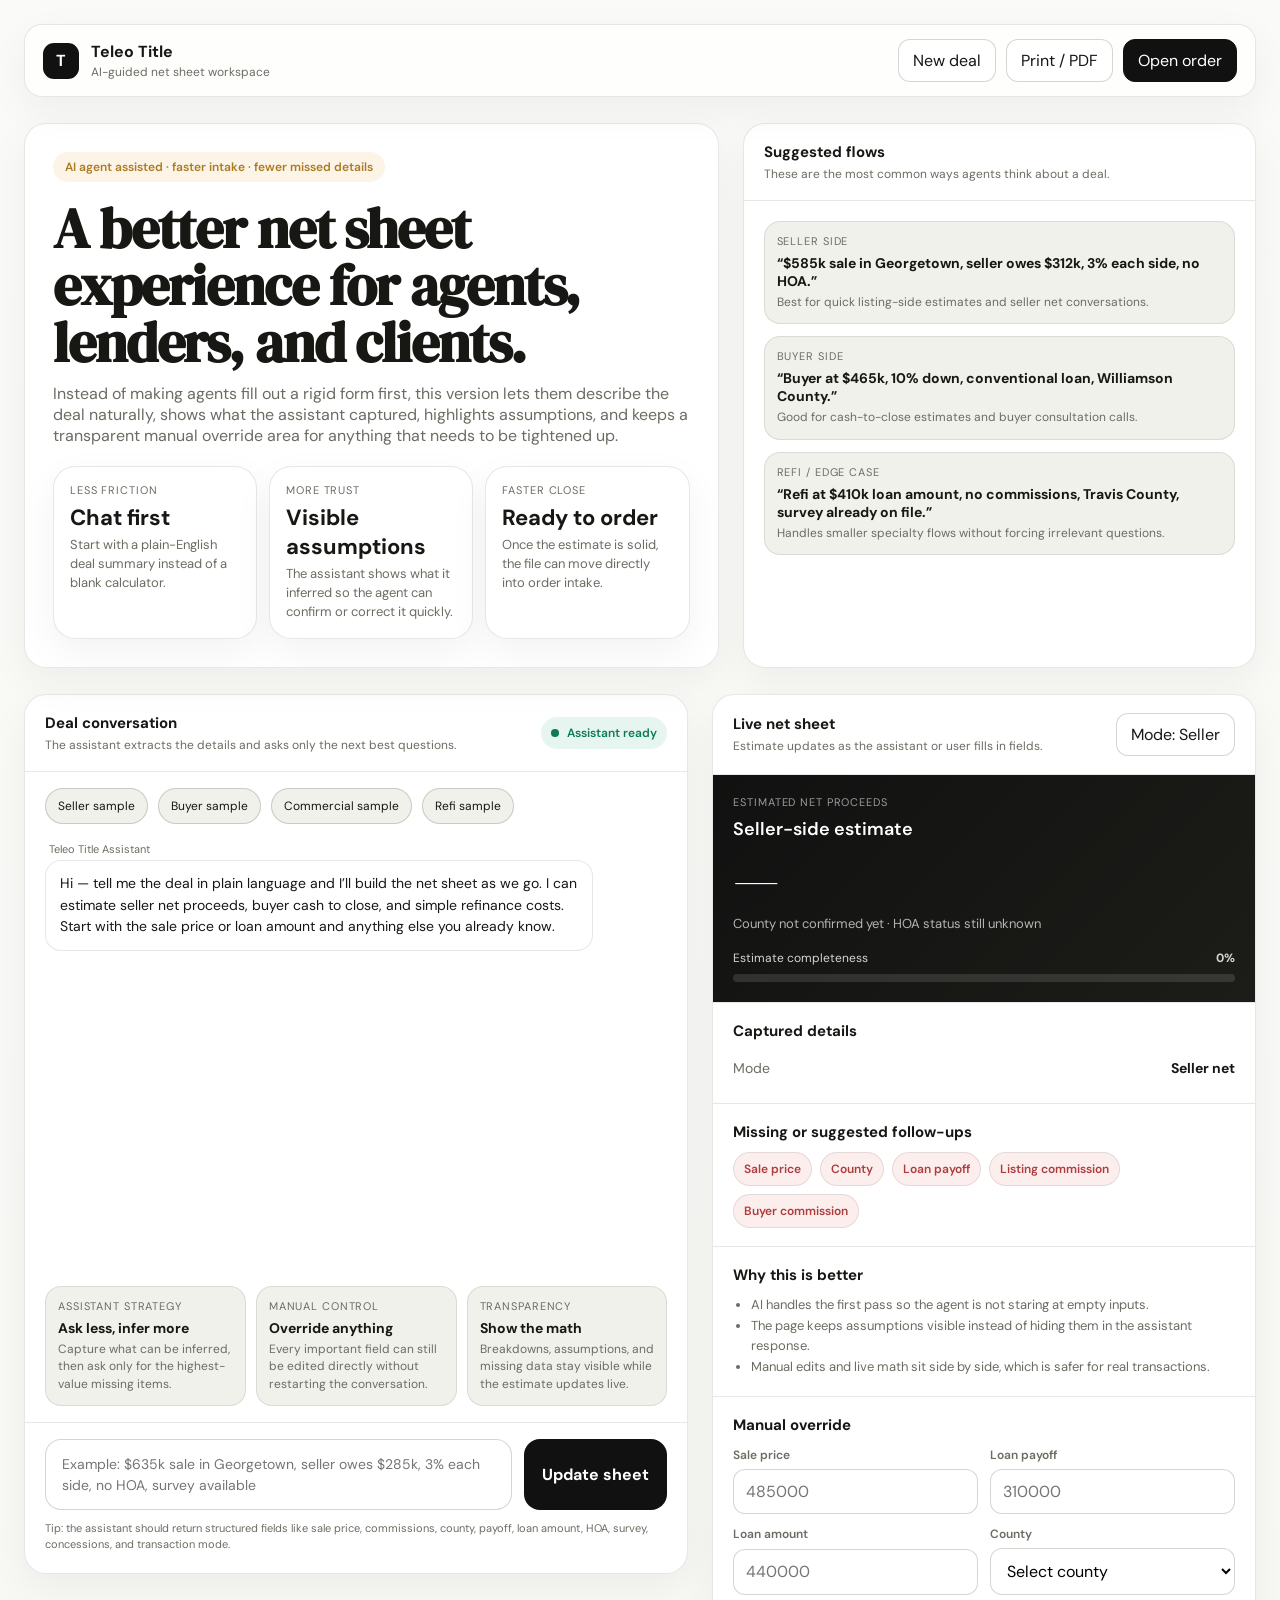
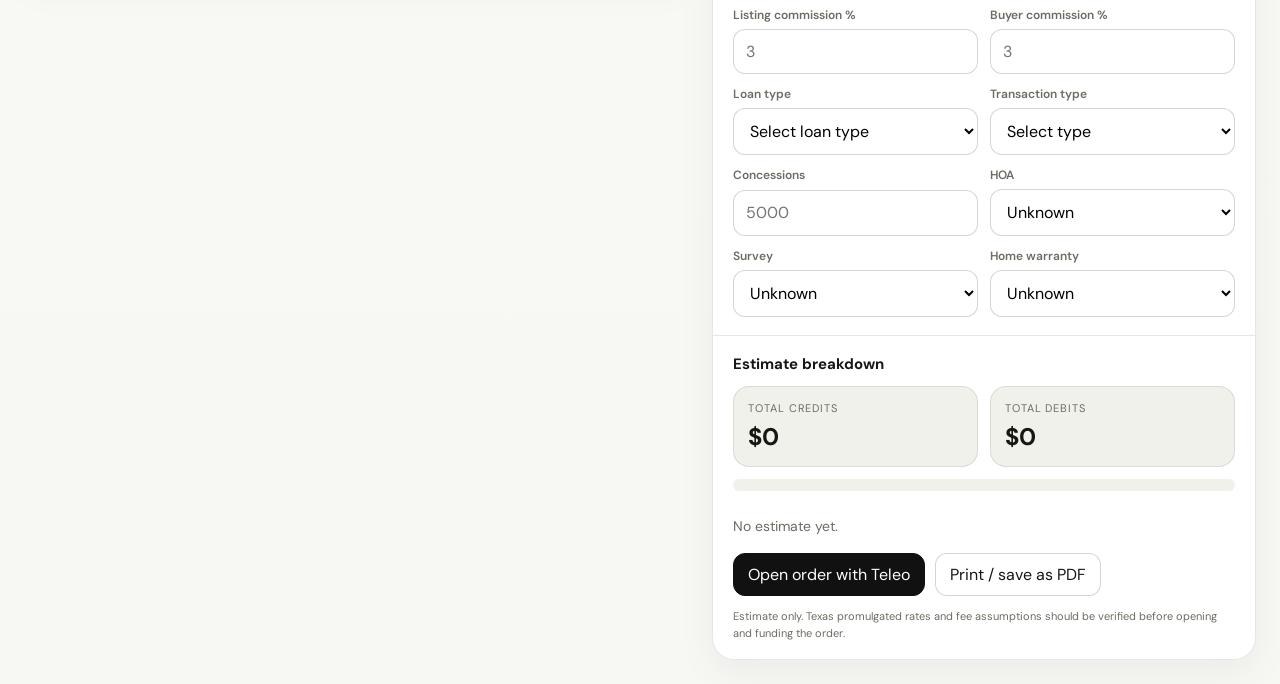
<file: teleotitle-static-capture/teleo_net_sheet_v_2.html>
<!DOCTYPE html>
<html lang="en">
<head>
  <meta charset="UTF-8" />
  <meta name="viewport" content="width=device-width, initial-scale=1.0" />
  <title>Teleo Title — Smart Net Sheet</title>
  <link rel="preconnect" href="https://fonts.googleapis.com">
  <link rel="preconnect" href="https://fonts.gstatic.com" crossorigin>
  <link href="https://fonts.googleapis.com/css2?family=DM+Sans:wght@400;500;600;700&family=DM+Serif+Display:ital@0;1&display=swap" rel="stylesheet">
  <style>
    :root {
      --bg: #f7f7f4;
      --panel: #ffffff;
      --panel-2: #f1f1eb;
      --text: #171714;
      --muted: #6c6c63;
      --line: rgba(23,23,20,.10);
      --line-strong: rgba(23,23,20,.18);
      --brand: #111111;
      --gold: #ad7a22;
      --gold-soft: #fbf4e7;
      --green: #0d7a5a;
      --green-soft: #e6f5ef;
      --red: #ad3c3c;
      --red-soft: #fdeeee;
      --blue: #2c65b8;
      --blue-soft: #ebf2fd;
      --radius: 14px;
      --radius-lg: 22px;
      --shadow: 0 14px 40px rgba(0,0,0,.05);
    }

    * { box-sizing: border-box; }
    html, body { margin: 0; padding: 0; }
    body {
      font-family: 'DM Sans', sans-serif;
      background: linear-gradient(180deg, #fafaf8 0%, var(--bg) 100%);
      color: var(--text);
    }

    .shell {
      max-width: 1440px;
      margin: 0 auto;
      padding: 24px;
    }

    .topbar {
      display: flex;
      align-items: center;
      justify-content: space-between;
      gap: 16px;
      padding: 14px 18px;
      border: 1px solid var(--line);
      border-radius: 18px;
      background: rgba(255,255,255,.7);
      backdrop-filter: blur(10px);
      position: sticky;
      top: 14px;
      z-index: 30;
      box-shadow: var(--shadow);
    }

    .brand {
      display: flex;
      align-items: center;
      gap: 12px;
    }

    .brand-mark {
      width: 36px;
      height: 36px;
      border-radius: 11px;
      background: var(--brand);
      display: grid;
      place-items: center;
      color: white;
      font-weight: 700;
    }

    .brand h1 {
      font-size: 16px;
      margin: 0;
      font-weight: 700;
    }

    .brand p {
      margin: 2px 0 0;
      font-size: 12px;
      color: var(--muted);
    }

    .top-actions {
      display: flex;
      gap: 10px;
      flex-wrap: wrap;
    }

    .btn, button {
      font: inherit;
    }

    .btn {
      border: 1px solid var(--line-strong);
      background: white;
      color: var(--text);
      border-radius: 12px;
      padding: 10px 14px;
      cursor: pointer;
      transition: .18s ease;
    }

    .btn:hover { transform: translateY(-1px); }
    .btn-primary {
      background: var(--brand);
      color: white;
      border-color: var(--brand);
    }

    .hero {
      display: grid;
      grid-template-columns: 1.15fr .85fr;
      gap: 24px;
      margin: 26px 0;
    }

    .hero-card, .mini-card, .panel {
      background: var(--panel);
      border: 1px solid var(--line);
      border-radius: var(--radius-lg);
      box-shadow: var(--shadow);
    }

    .hero-card {
      padding: 28px;
      min-height: 240px;
      position: relative;
      overflow: hidden;
    }

    .hero-badge {
      display: inline-flex;
      gap: 8px;
      align-items: center;
      background: var(--gold-soft);
      color: var(--gold);
      padding: 7px 12px;
      border-radius: 999px;
      font-size: 12px;
      font-weight: 600;
      margin-bottom: 18px;
    }

    .hero-title {
      font-family: 'DM Serif Display', serif;
      font-size: clamp(34px, 5vw, 56px);
      line-height: 1.02;
      margin: 0 0 12px;
      letter-spacing: -.02em;
    }

    .hero-copy {
      font-size: 16px;
      color: var(--muted);
      max-width: 720px;
      margin: 0 0 20px;
    }

    .hero-grid {
      display: grid;
      grid-template-columns: repeat(3, minmax(0, 1fr));
      gap: 12px;
      margin-top: 18px;
    }

    .mini-card {
      padding: 16px;
    }

    .mini-kicker {
      font-size: 11px;
      color: var(--muted);
      text-transform: uppercase;
      letter-spacing: .08em;
      margin-bottom: 6px;
    }

    .mini-value {
      font-size: 22px;
      font-weight: 700;
      margin-bottom: 4px;
    }

    .mini-copy {
      color: var(--muted);
      font-size: 13px;
      line-height: 1.45;
    }

    .layout {
      display: grid;
      grid-template-columns: minmax(0, 1.1fr) minmax(360px, .9fr);
      gap: 24px;
      align-items: start;
    }

    .panel { overflow: hidden; }

    .chat-head, .sheet-head, .section-head {
      padding: 18px 20px;
      border-bottom: 1px solid var(--line);
      display: flex;
      justify-content: space-between;
      align-items: center;
      gap: 12px;
    }

    .section-title {
      margin: 0;
      font-size: 15px;
      font-weight: 700;
    }

    .section-sub {
      margin: 4px 0 0;
      color: var(--muted);
      font-size: 12px;
    }

    .assistant-status {
      display: inline-flex;
      align-items: center;
      gap: 8px;
      font-size: 12px;
      color: var(--green);
      background: var(--green-soft);
      border-radius: 999px;
      padding: 8px 10px;
      font-weight: 600;
    }

    .dot {
      width: 8px;
      height: 8px;
      border-radius: 50%;
      background: currentColor;
    }

    .chat-wrap {
      display: grid;
      grid-template-rows: auto auto 1fr auto auto;
      min-height: 880px;
    }

    .quick-start {
      padding: 16px 20px 0;
      display: flex;
      gap: 10px;
      flex-wrap: wrap;
    }

    .chip {
      border: 1px solid var(--line-strong);
      background: var(--panel-2);
      color: var(--text);
      border-radius: 999px;
      padding: 9px 12px;
      font-size: 12px;
      cursor: pointer;
    }

    .chat-messages {
      padding: 18px 20px;
      display: flex;
      flex-direction: column;
      gap: 14px;
      min-height: 320px;
      max-height: 520px;
      overflow: auto;
    }

    .msg { display: flex; flex-direction: column; gap: 4px; }
    .msg.user { align-items: flex-end; }
    .msg.assistant { align-items: flex-start; }

    .msg-label {
      font-size: 11px;
      color: var(--muted);
      padding: 0 4px;
    }

    .bubble {
      max-width: 88%;
      padding: 12px 14px;
      border-radius: 16px;
      font-size: 14px;
      line-height: 1.55;
      border: 1px solid var(--line);
      background: white;
    }

    .user .bubble {
      background: var(--brand);
      color: white;
      border-color: var(--brand);
    }

    .typing {
      display: inline-flex;
      gap: 5px;
      align-items: center;
    }

    .typing span {
      width: 6px;
      height: 6px;
      border-radius: 50%;
      background: #7d7d75;
      animation: bounce 1s infinite ease-in-out;
    }
    .typing span:nth-child(2){ animation-delay: .15s; }
    .typing span:nth-child(3){ animation-delay: .3s; }

    @keyframes bounce {
      0%, 80%, 100% { transform: translateY(0); opacity: .6; }
      40% { transform: translateY(-5px); opacity: 1; }
    }

    .pill-row {
      display: flex;
      flex-wrap: wrap;
      gap: 6px;
      margin-top: 8px;
    }

    .fact-pill {
      display: inline-flex;
      align-items: center;
      gap: 6px;
      background: var(--green-soft);
      color: var(--green);
      border-radius: 999px;
      padding: 6px 10px;
      font-size: 11px;
      font-weight: 600;
    }

    .smart-row {
      padding: 0 20px 16px;
      display: grid;
      grid-template-columns: repeat(3, minmax(0, 1fr));
      gap: 10px;
    }

    .smart-card {
      border: 1px solid var(--line);
      background: var(--panel-2);
      border-radius: 16px;
      padding: 12px;
    }

    .smart-label {
      font-size: 11px;
      color: var(--muted);
      text-transform: uppercase;
      letter-spacing: .08em;
      margin-bottom: 6px;
    }

    .smart-card strong {
      display: block;
      font-size: 14px;
      margin-bottom: 4px;
    }

    .smart-card p {
      margin: 0;
      font-size: 12px;
      color: var(--muted);
      line-height: 1.45;
    }

    .input-bar {
      border-top: 1px solid var(--line);
      padding: 16px 20px 20px;
    }

    .input-shell {
      display: grid;
      grid-template-columns: 1fr auto;
      gap: 12px;
    }

    textarea {
      width: 100%;
      resize: none;
      min-height: 60px;
      max-height: 180px;
      border: 1px solid var(--line-strong);
      border-radius: 16px;
      padding: 14px 16px;
      font: inherit;
      font-size: 14px;
      line-height: 1.45;
      outline: none;
      background: white;
    }

    textarea:focus { border-color: var(--gold); }

    .send {
      min-width: 132px;
      border: none;
      border-radius: 16px;
      background: var(--brand);
      color: white;
      font-weight: 700;
      cursor: pointer;
      padding: 0 18px;
    }

    .send:disabled {
      opacity: .5;
      cursor: not-allowed;
    }

    .sheet {
      position: sticky;
      top: 96px;
    }

    .sheet-summary {
      padding: 20px;
      background: linear-gradient(135deg, #111111 0%, #1c1c18 100%);
      color: white;
    }

    .summary-kicker {
      color: rgba(255,255,255,.58);
      font-size: 11px;
      text-transform: uppercase;
      letter-spacing: .08em;
      margin-bottom: 8px;
    }

    .summary-title {
      font-size: 18px;
      margin: 0 0 10px;
      font-weight: 600;
    }

    .summary-net {
      font-family: 'DM Serif Display', serif;
      font-size: clamp(42px, 5vw, 56px);
      line-height: 1;
      margin: 0;
      letter-spacing: -.02em;
    }

    .summary-note {
      margin-top: 8px;
      color: rgba(255,255,255,.68);
      font-size: 13px;
      line-height: 1.45;
    }

    .confidence {
      margin-top: 16px;
      display: grid;
      gap: 8px;
    }

    .meter-row {
      display: flex;
      justify-content: space-between;
      align-items: center;
      font-size: 12px;
      color: rgba(255,255,255,.82);
    }

    .meter {
      height: 8px;
      border-radius: 999px;
      background: rgba(255,255,255,.12);
      overflow: hidden;
    }

    .meter > span {
      display: block;
      height: 100%;
      width: 0%;
      background: linear-gradient(90deg, #c8a564, #f4deac);
      transition: width .25s ease;
    }

    .assumption-box, .missing-box, .manual-box, .breakdown, .timeline-box {
      padding: 18px 20px;
      border-top: 1px solid var(--line);
    }

    .stack {
      display: grid;
      gap: 12px;
    }

    .info-row {
      display: flex;
      justify-content: space-between;
      gap: 12px;
      align-items: center;
      font-size: 14px;
      padding: 8px 0;
      border-bottom: 1px dashed rgba(23,23,20,.08);
    }

    .info-row:last-child { border-bottom: none; }
    .info-row span:first-child { color: var(--muted); }
    .info-row strong { font-weight: 700; }

    .list {
      display: flex;
      flex-wrap: wrap;
      gap: 8px;
    }

    .badge {
      font-size: 12px;
      font-weight: 600;
      padding: 8px 10px;
      border-radius: 999px;
      background: var(--panel-2);
      border: 1px solid var(--line);
    }

    .badge.warn {
      background: var(--gold-soft);
      color: var(--gold);
    }

    .badge.miss {
      background: var(--red-soft);
      color: var(--red);
    }

    .manual-grid {
      display: grid;
      grid-template-columns: repeat(2, minmax(0, 1fr));
      gap: 12px;
    }

    .field {
      display: grid;
      gap: 6px;
    }

    .field label {
      font-size: 12px;
      color: var(--muted);
      font-weight: 600;
    }

    .field input, .field select {
      width: 100%;
      border: 1px solid var(--line-strong);
      border-radius: 12px;
      padding: 11px 12px;
      font: inherit;
      background: white;
    }

    .totals-grid {
      display: grid;
      grid-template-columns: repeat(2, minmax(0,1fr));
      gap: 12px;
      margin-bottom: 12px;
    }

    .total-card {
      border: 1px solid var(--line);
      background: var(--panel-2);
      border-radius: 16px;
      padding: 14px;
    }

    .total-card small {
      display: block;
      font-size: 11px;
      color: var(--muted);
      text-transform: uppercase;
      letter-spacing: .08em;
      margin-bottom: 6px;
    }

    .total-card strong {
      font-size: 24px;
      font-weight: 700;
    }

    .bar {
      height: 12px;
      background: var(--panel-2);
      border-radius: 999px;
      overflow: hidden;
      display: flex;
      margin-bottom: 12px;
    }

    .seg { height: 100%; }

    .legend {
      display: flex;
      flex-wrap: wrap;
      gap: 10px 16px;
      font-size: 12px;
      color: var(--muted);
      margin-bottom: 12px;
    }

    .legend span {
      display: inline-flex;
      align-items: center;
      gap: 8px;
    }

    .legend i {
      width: 10px;
      height: 10px;
      border-radius: 50%;
      display: inline-block;
    }

    .line-item {
      display: flex;
      justify-content: space-between;
      gap: 12px;
      padding: 9px 0;
      font-size: 14px;
      border-bottom: 1px solid rgba(23,23,20,.06);
    }

    .line-item:last-child { border-bottom: none; }
    .line-item span:first-child { color: var(--muted); }
    .value-red { color: var(--red); font-weight: 700; }
    .value-green { color: var(--green); font-weight: 700; }

    .footer-actions {
      display: flex;
      gap: 10px;
      flex-wrap: wrap;
      margin-top: 16px;
    }

    .tiny {
      font-size: 11px;
      color: var(--muted);
      line-height: 1.5;
    }

    .timeline-box ul {
      padding-left: 18px;
      margin: 0;
      color: var(--muted);
      font-size: 13px;
      line-height: 1.6;
    }

    .empty-note {
      color: var(--muted);
      font-size: 14px;
      line-height: 1.6;
    }

    @media (max-width: 1120px) {
      .hero, .layout { grid-template-columns: 1fr; }
      .sheet { position: static; }
    }

    @media (max-width: 760px) {
      .shell { padding: 14px; }
      .hero-card, .mini-card, .panel { border-radius: 18px; }
      .hero-grid, .smart-row, .manual-grid, .totals-grid { grid-template-columns: 1fr; }
      .topbar { padding: 12px 14px; }
      .input-shell { grid-template-columns: 1fr; }
      .send { min-height: 48px; }
    }

    @media print {
      .topbar, .hero, .chat-wrap, .manual-box, .footer-actions { display: none !important; }
      .layout { grid-template-columns: 1fr; }
      .sheet-summary { -webkit-print-color-adjust: exact; print-color-adjust: exact; }
    }
  </style>
</head>
<body>
  <div class="shell">
    <div class="topbar">
      <div class="brand">
        <div class="brand-mark">T</div>
        <div>
          <h1>Teleo Title</h1>
          <p>AI-guided net sheet workspace</p>
        </div>
      </div>
      <div class="top-actions">
        <button class="btn" onclick="resetAll()">New deal</button>
        <button class="btn" onclick="window.print()">Print / PDF</button>
        <button class="btn btn-primary" id="orderBtnTop" disabled>Open order</button>
      </div>
    </div>

    <section class="hero">
      <div class="hero-card">
        <div class="hero-badge">AI agent assisted · faster intake · fewer missed details</div>
        <h2 class="hero-title">A better net sheet experience for agents, lenders, and clients.</h2>
        <p class="hero-copy">Instead of making agents fill out a rigid form first, this version lets them describe the deal naturally, shows what the assistant captured, highlights assumptions, and keeps a transparent manual override area for anything that needs to be tightened up.</p>
        <div class="hero-grid">
          <div class="mini-card">
            <div class="mini-kicker">Less friction</div>
            <div class="mini-value">Chat first</div>
            <div class="mini-copy">Start with a plain-English deal summary instead of a blank calculator.</div>
          </div>
          <div class="mini-card">
            <div class="mini-kicker">More trust</div>
            <div class="mini-value">Visible assumptions</div>
            <div class="mini-copy">The assistant shows what it inferred so the agent can confirm or correct it quickly.</div>
          </div>
          <div class="mini-card">
            <div class="mini-kicker">Faster close</div>
            <div class="mini-value">Ready to order</div>
            <div class="mini-copy">Once the estimate is solid, the file can move directly into order intake.</div>
          </div>
        </div>
      </div>

      <div class="panel">
        <div class="section-head">
          <div>
            <h3 class="section-title">Suggested flows</h3>
            <p class="section-sub">These are the most common ways agents think about a deal.</p>
          </div>
        </div>
        <div style="padding: 20px; display:grid; gap:12px;">
          <div class="smart-card">
            <div class="smart-label">Seller side</div>
            <strong>“$585k sale in Georgetown, seller owes $312k, 3% each side, no HOA.”</strong>
            <p>Best for quick listing-side estimates and seller net conversations.</p>
          </div>
          <div class="smart-card">
            <div class="smart-label">Buyer side</div>
            <strong>“Buyer at $465k, 10% down, conventional loan, Williamson County.”</strong>
            <p>Good for cash-to-close estimates and buyer consultation calls.</p>
          </div>
          <div class="smart-card">
            <div class="smart-label">Refi / edge case</div>
            <strong>“Refi at $410k loan amount, no commissions, Travis County, survey already on file.”</strong>
            <p>Handles smaller specialty flows without forcing irrelevant questions.</p>
          </div>
        </div>
      </div>
    </section>

    <section class="layout">
      <div class="panel chat-wrap">
        <div class="chat-head">
          <div>
            <h3 class="section-title">Deal conversation</h3>
            <p class="section-sub">The assistant extracts the details and asks only the next best questions.</p>
          </div>
          <div class="assistant-status"><span class="dot"></span> Assistant ready</div>
        </div>

        <div class="quick-start">
          <button class="chip" onclick="seedPrompt('$485k sale in Georgetown, seller owes $310k, 3% each side, has HOA')">Seller sample</button>
          <button class="chip" onclick="seedPrompt('Buyer at $550k purchase, 20% down, conventional, Williamson County, HOA neighborhood')">Buyer sample</button>
          <button class="chip" onclick="seedPrompt('Commercial sale at $1.2M in Travis County, no HOA, existing payoff $420k')">Commercial sample</button>
          <button class="chip" onclick="seedPrompt('Refi with $380k loan amount, Travis County, no commissions')">Refi sample</button>
        </div>

        <div class="chat-messages" id="chatMessages">
          <div class="msg assistant">
            <div class="msg-label">Teleo Title Assistant</div>
            <div class="bubble">
              Hi — tell me the deal in plain language and I’ll build the net sheet as we go. I can estimate seller net proceeds, buyer cash to close, and simple refinance costs. Start with the sale price or loan amount and anything else you already know.
            </div>
          </div>
        </div>

        <div class="smart-row">
          <div class="smart-card">
            <div class="smart-label">Assistant strategy</div>
            <strong>Ask less, infer more</strong>
            <p>Capture what can be inferred, then ask only for the highest-value missing items.</p>
          </div>
          <div class="smart-card">
            <div class="smart-label">Manual control</div>
            <strong>Override anything</strong>
            <p>Every important field can still be edited directly without restarting the conversation.</p>
          </div>
          <div class="smart-card">
            <div class="smart-label">Transparency</div>
            <strong>Show the math</strong>
            <p>Breakdowns, assumptions, and missing data stay visible while the estimate updates live.</p>
          </div>
        </div>

        <div class="input-bar">
          <div class="input-shell">
            <textarea id="chatInput" placeholder="Example: $635k sale in Georgetown, seller owes $285k, 3% each side, no HOA, survey available" oninput="grow(this)" onkeydown="handleKey(event)"></textarea>
            <button class="send" id="sendBtn" onclick="sendMessage()">Update sheet</button>
          </div>
          <div class="tiny" style="margin-top:10px;">Tip: the assistant should return structured fields like sale price, commissions, county, payoff, loan amount, HOA, survey, concessions, and transaction mode.</div>
        </div>
      </div>

      <div class="panel sheet">
        <div class="sheet-head">
          <div>
            <h3 class="section-title">Live net sheet</h3>
            <p class="section-sub">Estimate updates as the assistant or user fills in fields.</p>
          </div>
          <button class="btn" onclick="toggleMode()" id="modeBtn">Mode: Seller</button>
        </div>

        <div class="sheet-summary">
          <div class="summary-kicker" id="summaryLabel">Estimated net proceeds</div>
          <h4 class="summary-title" id="summaryTitle">Waiting for deal details</h4>
          <p class="summary-net" id="summaryNet">—</p>
          <div class="summary-note" id="summaryNote">Start with a deal description to generate the first estimate.</div>
          <div class="confidence">
            <div class="meter-row">
              <span>Estimate completeness</span>
              <strong id="confidencePct">0%</strong>
            </div>
            <div class="meter"><span id="confidenceFill"></span></div>
          </div>
        </div>

        <div class="assumption-box">
          <div class="section-title" style="margin-bottom:10px;">Captured details</div>
          <div class="stack" id="capturedRows">
            <div class="empty-note">No deal fields captured yet.</div>
          </div>
        </div>

        <div class="missing-box">
          <div class="section-title" style="margin-bottom:10px;">Missing or suggested follow-ups</div>
          <div class="list" id="missingBadges">
            <span class="badge miss">Sale price</span>
            <span class="badge miss">County</span>
            <span class="badge miss">Commissions or loan details</span>
          </div>
        </div>

        <div class="timeline-box">
          <div class="section-title" style="margin-bottom:10px;">Why this is better</div>
          <ul>
            <li>AI handles the first pass so the agent is not staring at empty inputs.</li>
            <li>The page keeps assumptions visible instead of hiding them in the assistant response.</li>
            <li>Manual edits and live math sit side by side, which is safer for real transactions.</li>
          </ul>
        </div>

        <div class="manual-box">
          <div class="section-title" style="margin-bottom:12px;">Manual override</div>
          <div class="manual-grid">
            <div class="field"><label>Sale price</label><input id="f_sale_price" type="number" placeholder="485000" oninput="applyManual()"></div>
            <div class="field"><label>Loan payoff</label><input id="f_loan_payoff" type="number" placeholder="310000" oninput="applyManual()"></div>
            <div class="field"><label>Loan amount</label><input id="f_loan_amount" type="number" placeholder="440000" oninput="applyManual()"></div>
            <div class="field"><label>County</label>
              <select id="f_county" onchange="applyManual()">
                <option value="">Select county</option>
                <option value="williamson">Williamson</option>
                <option value="travis">Travis</option>
                <option value="hays">Hays</option>
                <option value="bastrop">Bastrop</option>
                <option value="other">Other</option>
              </select>
            </div>
            <div class="field"><label>Listing commission %</label><input id="f_list_commission_pct" type="number" step="0.1" placeholder="3" oninput="applyManual()"></div>
            <div class="field"><label>Buyer commission %</label><input id="f_buyer_commission_pct" type="number" step="0.1" placeholder="3" oninput="applyManual()"></div>
            <div class="field"><label>Loan type</label>
              <select id="f_loan_type" onchange="applyManual()">
                <option value="">Select loan type</option>
                <option value="conventional">Conventional</option>
                <option value="fha">FHA</option>
                <option value="va">VA</option>
                <option value="cash">Cash</option>
              </select>
            </div>
            <div class="field"><label>Transaction type</label>
              <select id="f_transaction_type" onchange="applyManual()">
                <option value="">Select type</option>
                <option value="residential">Residential</option>
                <option value="commercial">Commercial</option>
                <option value="land">Land</option>
                <option value="refi">Refi</option>
              </select>
            </div>
            <div class="field"><label>Concessions</label><input id="f_concessions" type="number" placeholder="5000" oninput="applyManual()"></div>
            <div class="field"><label>HOA</label>
              <select id="f_has_hoa" onchange="applyManual()">
                <option value="">Unknown</option>
                <option value="true">Yes</option>
                <option value="false">No</option>
              </select>
            </div>
            <div class="field"><label>Survey</label>
              <select id="f_has_survey" onchange="applyManual()">
                <option value="">Unknown</option>
                <option value="true">Yes</option>
                <option value="false">No</option>
              </select>
            </div>
            <div class="field"><label>Home warranty</label>
              <select id="f_home_warranty" onchange="applyManual()">
                <option value="">Unknown</option>
                <option value="true">Yes</option>
                <option value="false">No</option>
              </select>
            </div>
          </div>
        </div>

        <div class="breakdown">
          <div class="section-title" style="margin-bottom:12px;">Estimate breakdown</div>
          <div class="totals-grid">
            <div class="total-card">
              <small>Total credits</small>
              <strong id="totalCredits">$0</strong>
            </div>
            <div class="total-card">
              <small>Total debits</small>
              <strong id="totalDebits">$0</strong>
            </div>
          </div>
          <div class="bar" id="bar"></div>
          <div class="legend" id="legend"></div>
          <div id="lineItems"><div class="empty-note">No estimate yet.</div></div>
          <div class="footer-actions">
            <button class="btn btn-primary" id="orderBtnBottom" disabled>Open order with Teleo</button>
            <button class="btn" onclick="window.print()">Print / save as PDF</button>
          </div>
          <div class="tiny" style="margin-top:12px;">Estimate only. Texas promulgated rates and fee assumptions should be verified before opening and funding the order.</div>
        </div>
      </div>
    </section>
  </div>
<script>
  window.NET_SHEET_API_ENDPOINT = 'https://teleo-ai-title-os-awp4.vercel.app/api/chat';
</script>
  <script>
const API_ENDPOINT =
  window.NET_SHEET_API_ENDPOINT ||
  'https://teleo-ai-title-os-awp4.vercel.app/api/chat';
    const fmtMoney = (n) => '$' + Math.round(Math.abs(Number(n) || 0)).toLocaleString();
    const fmtPct = (n) => `${Number(n).toFixed(1).replace('.0','')}%`;

    let currentFields = { transaction_mode: 'seller' };
    let conversationHistory = [];
    let loading = false;

    const FIELD_LABELS = {
      sale_price: 'Sale price',
      loan_payoff: 'Loan payoff',
      loan_amount: 'Loan amount',
      county: 'County',
      list_commission_pct: 'Listing commission',
      buyer_commission_pct: 'Buyer commission',
      loan_type: 'Loan type',
      transaction_type: 'Transaction type',
      transaction_mode: 'Mode',
      concessions: 'Concessions',
      has_hoa: 'HOA',
      has_survey: 'Survey',
      home_warranty: 'Home warranty',
      owner_policy: 'Owner policy',
      lender_policy: 'Lender policy'
    };

    function txRate(price) {
      price = Number(price) || 0;
      if (price <= 100000) return price * 0.0087;
      if (price <= 1000000) return 100000 * 0.0087 + (price - 100000) * 0.00535;
      return 100000 * 0.0087 + 900000 * 0.00535 + (price - 1000000) * 0.00302;
    }

    function lenderRate(loan) {
      loan = Number(loan) || 0;
      if (loan <= 100000) return loan * 0.0080;
      if (loan <= 1000000) return 100000 * 0.0080 + (loan - 100000) * 0.00483;
      return 100000 * 0.0080 + 900000 * 0.00483 + (loan - 1000000) * 0.00261;
    }

    function calcNetSheet(fields) {
      const mode = fields.transaction_mode || 'seller';
      const price = Number(fields.sale_price) || 0;
      const payoff = Number(fields.loan_payoff) || 0;
      const loanAmt = Number(fields.loan_amount) || 0;
      const concessions = Number(fields.concessions) || 0;
      const listPct = (Number(fields.list_commission_pct) || 0) / 100;
      const buyerPct = (Number(fields.buyer_commission_pct) || 0) / 100;
      const loanType = fields.loan_type || 'conventional';
      const txType = fields.transaction_type || 'residential';

      let credits = [];
      let debits = [];
      let assumptions = [];

      if (mode === 'seller') {
        if (price) credits.push({ label: 'Sale price', amt: price, type: 'credit' });
        if (listPct) debits.push({ label: `Listing commission (${fmtPct(listPct * 100)})`, amt: price * listPct, type: 'commission' });
        if (buyerPct) debits.push({ label: `Buyer agent commission (${fmtPct(buyerPct * 100)})`, amt: price * buyerPct, type: 'commission' });
        if (payoff) debits.push({ label: 'Existing loan payoff', amt: payoff, type: 'loan' });
        if (fields.owner_policy !== false && price) debits.push({ label: "Owner's title policy", amt: txRate(price), type: 'title' });
        if (price) debits.push({ label: 'Teleo closing fee', amt: 595, type: 'title' });
        if (price) debits.push({ label: 'Recording / misc. estimate', amt: 150, type: 'title' });
        if (txType === 'commercial') debits.push({ label: 'Commercial endorsements', amt: 250, type: 'other' });
        if (fields.has_survey === true) debits.push({ label: 'Survey', amt: 650, type: 'other' });
        if (fields.has_hoa === true) debits.push({ label: 'HOA transfer / resale estimate', amt: 350, type: 'other' });
        if (fields.home_warranty === true) debits.push({ label: 'Home warranty', amt: 575, type: 'other' });
        if (concessions) debits.push({ label: 'Seller concessions / credits', amt: concessions, type: 'other' });
        if (price) debits.push({ label: 'Transfer tax estimate', amt: price * 0.001, type: 'other' });

        if (!fields.county) assumptions.push('County not confirmed yet');
        if (!fields.has_hoa && fields.has_hoa !== false) assumptions.push('HOA status still unknown');
      } else {
        if (price) credits.push({ label: 'Purchase price', amt: price, type: 'credit' });
        if (concessions) credits.push({ label: 'Seller concessions', amt: concessions, type: 'credit' });
        if (loanAmt) credits.push({ label: 'Loan amount', amt: loanAmt, type: 'credit' });
        if (loanAmt && fields.lender_policy !== false && loanType !== 'cash') debits.push({ label: "Lender's title policy", amt: lenderRate(loanAmt), type: 'title' });
        if (price) debits.push({ label: 'Teleo closing fee', amt: 595, type: 'title' });
        if (price) debits.push({ label: 'Recording / endorsements', amt: 250, type: 'title' });
        if (price) debits.push({ label: 'Title search & exam', amt: 195, type: 'title' });
        if (loanAmt && loanType !== 'cash') {
          debits.push({ label: 'Origination fee estimate (1%)', amt: loanAmt * 0.01, type: 'loan' });
          debits.push({ label: 'Appraisal estimate', amt: 600, type: 'loan' });
          debits.push({ label: 'Prepaid interest estimate', amt: loanAmt * 0.07 / 365 * 15, type: 'loan' });
          debits.push({ label: 'Initial escrow estimate', amt: price * 0.022 / 12 * 3, type: 'loan' });
          if (loanType === 'fha') debits.push({ label: 'FHA upfront MIP', amt: loanAmt * 0.0175, type: 'loan' });
        }
        if (fields.has_survey === true) debits.push({ label: 'Survey', amt: 650, type: 'other' });
        if (fields.has_hoa === true) debits.push({ label: 'HOA dues / proration estimate', amt: 300, type: 'other' });

        if (!fields.loan_amount && loanType !== 'cash') assumptions.push('Loan amount still missing');
        if (!fields.loan_type) assumptions.push('Loan type not confirmed yet');
      }

      const totalCredits = credits.reduce((sum, item) => sum + item.amt, 0);
      const totalDebits = debits.reduce((sum, item) => sum + item.amt, 0);
      const net = totalCredits - totalDebits;
      return { credits, debits, totalCredits, totalDebits, net, assumptions };
    }

    function getMissingFields(fields) {
      const mode = fields.transaction_mode || 'seller';
      const core = ['sale_price', 'county'];
      const sellerNeeds = ['loan_payoff', 'list_commission_pct', 'buyer_commission_pct'];
      const buyerNeeds = ['loan_type'];
      const buyerNeedsExtra = fields.loan_type === 'cash' ? [] : ['loan_amount'];
      return [...core, ...(mode === 'seller' ? sellerNeeds : [...buyerNeeds, ...buyerNeedsExtra])]
        .filter(key => fields[key] === undefined || fields[key] === null || fields[key] === '');
    }

    function completeness(fields) {
      const missing = getMissingFields(fields);
      const baseCount = (fields.transaction_mode || 'seller') === 'seller' ? 5 : 4;
      return Math.max(0, Math.min(100, Math.round(((baseCount - missing.length) / baseCount) * 100)));
    }

    function renderCaptured(fields) {
      const wrap = document.getElementById('capturedRows');
      const entries = Object.entries(fields).filter(([_, value]) => value !== '' && value !== undefined && value !== null);
      if (!entries.length) {
        wrap.innerHTML = '<div class="empty-note">No deal fields captured yet.</div>';
        return;
      }

      wrap.innerHTML = entries.map(([key, value]) => {
        let display = value;
        if (['sale_price', 'loan_payoff', 'loan_amount', 'concessions'].includes(key)) display = fmtMoney(value);
        if (['list_commission_pct', 'buyer_commission_pct'].includes(key)) display = fmtPct(value);
        if (typeof value === 'boolean') display = value ? 'Yes' : 'No';
        if (key === 'transaction_mode') display = value === 'seller' ? 'Seller net' : 'Buyer cash to close';
        return `<div class="info-row"><span>${FIELD_LABELS[key] || key}</span><strong>${display}</strong></div>`;
      }).join('');
    }

    function renderMissing(fields, aiMissing = []) {
      const wrap = document.getElementById('missingBadges');
      const combined = [...new Set([...getMissingFields(fields), ...aiMissing])];
      if (!combined.length) {
        wrap.innerHTML = '<span class="badge">Estimate looks fairly complete</span>';
        return;
      }
      wrap.innerHTML = combined.map(key => `<span class="badge miss">${FIELD_LABELS[key] || key}</span>`).join('');
    }

    function renderManualFields(fields) {
      const ids = ['sale_price','loan_payoff','loan_amount','county','list_commission_pct','buyer_commission_pct','loan_type','transaction_type','concessions'];
      ids.forEach(key => {
        const el = document.getElementById(`f_${key}`);
        if (!el) return;
        el.value = fields[key] ?? '';
      });
      ['has_hoa','has_survey','home_warranty'].forEach(key => {
        const el = document.getElementById(`f_${key}`);
        if (!el) return;
        const v = fields[key];
        el.value = v === true ? 'true' : v === false ? 'false' : '';
      });
    }

    function renderBreakdown(fields) {
      const { credits, debits, totalCredits, totalDebits, net, assumptions } = calcNetSheet(fields);
      const mode = fields.transaction_mode || 'seller';
      const completePct = completeness(fields);

      document.getElementById('summaryLabel').textContent = mode === 'seller' ? 'Estimated net proceeds' : 'Estimated cash to close';
      document.getElementById('summaryTitle').textContent = mode === 'seller' ? 'Seller-side estimate' : 'Buyer-side estimate';
      document.getElementById('summaryNet').textContent = fields.sale_price || fields.loan_amount ? fmtMoney(net) : '—';
      document.getElementById('summaryNote').textContent = assumptions.length
        ? assumptions.join(' · ')
        : (fields.sale_price || fields.loan_amount ? 'Estimate generated from captured deal details.' : 'Start with a deal description to generate the first estimate.');

      document.getElementById('confidencePct').textContent = `${completePct}%`;
      document.getElementById('confidenceFill').style.width = `${completePct}%`;
      document.getElementById('totalCredits').textContent = fmtMoney(totalCredits);
      document.getElementById('totalDebits').textContent = fmtMoney(totalDebits);

      const comm = debits.filter(x => x.type === 'commission').reduce((s, x) => s + x.amt, 0);
      const title = debits.filter(x => x.type === 'title').reduce((s, x) => s + x.amt, 0);
      const loan = debits.filter(x => x.type === 'loan').reduce((s, x) => s + x.amt, 0);
      const other = debits.filter(x => x.type === 'other').reduce((s, x) => s + x.amt, 0);
      const totalDeb = totalDebits || 1;
      const segments = [
        { label: 'Commissions', value: comm, color: '#d97941' },
        { label: 'Loan-related', value: loan, color: '#3c78c9' },
        { label: 'Title & closing', value: title, color: '#12926c' },
        { label: 'Other', value: other, color: '#8a877d' }
      ].filter(x => x.value > 0);

      document.getElementById('bar').innerHTML = segments.map(seg => `<div class="seg" style="width:${(seg.value / totalDeb * 100).toFixed(2)}%; background:${seg.color}"></div>`).join('');
      document.getElementById('legend').innerHTML = segments.map(seg => `<span><i style="background:${seg.color}"></i>${seg.label} ${fmtMoney(seg.value)}</span>`).join('');

      const lineWrap = document.getElementById('lineItems');
      const allItems = [
        ...credits.map(i => ({ ...i, cls: 'value-green' })),
        ...debits.map(i => ({ ...i, cls: 'value-red' }))
      ];
      if (!allItems.length) {
        lineWrap.innerHTML = '<div class="empty-note">No estimate yet.</div>';
      } else {
        lineWrap.innerHTML = allItems.map(i => `<div class="line-item"><span>${i.label}</span><strong class="${i.cls}">${fmtMoney(i.amt)}</strong></div>`).join('') +
          `<div class="line-item" style="margin-top:8px; border-top:1px solid var(--line-strong); padding-top:14px;"><span style="color:var(--text); font-weight:700;">${mode === 'seller' ? 'Estimated net proceeds' : 'Estimated cash to close'}</span><strong class="${net >= 0 ? 'value-green' : 'value-red'}">${fmtMoney(net)}</strong></div>`;
      }

      const canOrder = !!(fields.sale_price || fields.loan_amount);
      document.getElementById('orderBtnTop').disabled = !canOrder;
      document.getElementById('orderBtnBottom').disabled = !canOrder;
      document.getElementById('modeBtn').textContent = `Mode: ${mode === 'seller' ? 'Seller' : 'Buyer'}`;
    }

    function renderAll(aiMissing = []) {
      renderCaptured(currentFields);
      renderMissing(currentFields, aiMissing);
      renderManualFields(currentFields);
      renderBreakdown(currentFields);
    }

    function appendMessage(role, text, pills = []) {
      const box = document.getElementById('chatMessages');
      const div = document.createElement('div');
      div.className = `msg ${role}`;
      div.innerHTML = `
        <div class="msg-label">${role === 'assistant' ? 'Teleo Title Assistant' : 'You'}</div>
        <div class="bubble">
          ${text}
          ${pills.length ? `<div class="pill-row">${pills.map(p => `<span class="fact-pill">${p}</span>`).join('')}</div>` : ''}
        </div>
      `;
      box.appendChild(div);
      box.scrollTop = box.scrollHeight;
    }

    function showTyping() {
      const box = document.getElementById('chatMessages');
      const div = document.createElement('div');
      div.id = 'typing';
      div.className = 'msg assistant';
      div.innerHTML = `<div class="msg-label">Teleo Title Assistant</div><div class="bubble"><div class="typing"><span></span><span></span><span></span></div></div>`;
      box.appendChild(div);
      box.scrollTop = box.scrollHeight;
    }

    function hideTyping() {
      document.getElementById('typing')?.remove();
    }

    function grow(el) {
      el.style.height = 'auto';
      el.style.height = Math.min(el.scrollHeight, 180) + 'px';
    }

    function handleKey(e) {
      if (e.key === 'Enter' && !e.shiftKey) {
        e.preventDefault();
        sendMessage();
      }
    }

    function seedPrompt(text) {
      const input = document.getElementById('chatInput');
      input.value = text;
      grow(input);
      sendMessage();
    }

    function parseBool(val) {
      if (val === 'true') return true;
      if (val === 'false') return false;
      return undefined;
    }

    function applyManual() {
      const readNumber = (id) => {
        const v = document.getElementById(id).value;
        return v === '' ? undefined : Number(v);
      };
      const readValue = (id) => {
        const v = document.getElementById(id).value;
        return v === '' ? undefined : v;
      };

      currentFields = {
        ...currentFields,
        sale_price: readNumber('f_sale_price'),
        loan_payoff: readNumber('f_loan_payoff'),
        loan_amount: readNumber('f_loan_amount'),
        county: readValue('f_county'),
        list_commission_pct: readNumber('f_list_commission_pct'),
        buyer_commission_pct: readNumber('f_buyer_commission_pct'),
        loan_type: readValue('f_loan_type'),
        transaction_type: readValue('f_transaction_type'),
        concessions: readNumber('f_concessions'),
        has_hoa: parseBool(document.getElementById('f_has_hoa').value),
        has_survey: parseBool(document.getElementById('f_has_survey').value),
        home_warranty: parseBool(document.getElementById('f_home_warranty').value)
      };
      Object.keys(currentFields).forEach(key => currentFields[key] === undefined && delete currentFields[key]);
      renderAll();
    }

    function toggleMode() {
      currentFields.transaction_mode = (currentFields.transaction_mode || 'seller') === 'seller' ? 'buyer' : 'seller';
      renderAll();
    }

    function resetAll() {
      currentFields = { transaction_mode: 'seller' };
      conversationHistory = [];
      document.getElementById('chatMessages').innerHTML = `
        <div class="msg assistant">
          <div class="msg-label">Teleo Title Assistant</div>
          <div class="bubble">Hi — tell me the deal in plain language and I’ll build the net sheet as we go. I can estimate seller net proceeds, buyer cash to close, and simple refinance costs. Start with the sale price or loan amount and anything else you already know.</div>
        </div>`;
      document.getElementById('chatInput').value = '';
      grow(document.getElementById('chatInput'));
      renderAll();
    }

    async function sendMessage() {
      const input = document.getElementById('chatInput');
      const text = input.value.trim();
      if (!text || loading) return;

      appendMessage('user', text);
      conversationHistory.push({ role: 'user', content: text });
      input.value = '';
      grow(input);
      loading = true;
      document.getElementById('sendBtn').disabled = true;
      showTyping();

      try {
        const res = await fetch(API_ENDPOINT, {
          method: 'POST',
          headers: { 'Content-Type': 'application/json' },
          body: JSON.stringify({
            messages: conversationHistory,
            current_fields: currentFields
          })
        });

        hideTyping();
        if (!res.ok) throw new Error(`Assistant request failed (${res.status})`);
        const data = await res.json();

        if (data.updated_fields) currentFields = { ...currentFields, ...data.updated_fields };
        if (!currentFields.transaction_mode) currentFields.transaction_mode = 'seller';

        const pills = Array.isArray(data.extracted_fields) ? data.extracted_fields.map(f => f.label) : [];
        appendMessage('assistant', data.message || 'I updated the estimate.', pills);
        conversationHistory.push({ role: 'assistant', content: data.message || 'I updated the estimate.' });
        renderAll(Array.isArray(data.missing_fields) ? data.missing_fields : []);
      } catch (err) {
        hideTyping();
        appendMessage('assistant', 'I could not reach the AI endpoint just now, but you can still use the manual override section to finish the estimate.');
        renderAll();
      } finally {
        loading = false;
        document.getElementById('sendBtn').disabled = false;
      }
    }

    renderAll();
  </script>
</body>
</html>
</file>
<file: teleotitle-static-capture/styles.css>
:root {
  --ink: #0f1720;
  --muted: #607089;
  --bg: #f6f7f8;
  --card: #ffffff;
  --accent: #5b8f78;
  --line: #dfe5e8;
}

* { box-sizing: border-box; }
body {
  margin: 0;
  font-family: Inter, Arial, sans-serif;
  color: var(--ink);
  background: var(--bg);
  line-height: 1.55;
}

.site-header {
  display: flex;
  justify-content: space-between;
  align-items: center;
  padding: 18px 32px;
  background: rgba(255,255,255,.92);
  border-bottom: 1px solid var(--line);
  position: sticky;
  top: 0;
  backdrop-filter: blur(8px);
}

.brand {
  font-size: 2rem;
  font-weight: 700;
}

nav a {
  color: var(--ink);
  text-decoration: none;
  margin-left: 24px;
  font-weight: 600;
}

.hero {
  min-height: 72vh;
  display: flex;
  align-items: center;
  padding: 48px 32px;
}

.map-bg {
  background:
    linear-gradient(rgba(246,247,248,.65), rgba(246,247,248,.65)),
    radial-gradient(circle at top right, rgba(91,143,120,.15), transparent 30%),
    repeating-linear-gradient(90deg, #d3d7da 0, #d3d7da 2px, transparent 2px, transparent 32px),
    repeating-linear-gradient(0deg, #d3d7da 0, #d3d7da 2px, transparent 2px, transparent 32px);
}

.hero-card {
  max-width: 560px;
  background: rgba(255,255,255,.68);
  padding: 28px;
}

.hero h1 {
  font-size: clamp(3rem, 7vw, 6rem);
  line-height: .95;
  margin: 0 0 24px;
}

.container {
  width: min(1120px, calc(100% - 40px));
  margin: 0 auto 64px;
}

.section {
  padding: 40px 0;
}

.grid {
  display: grid;
  gap: 24px;
}

.two-up { grid-template-columns: repeat(2, minmax(0, 1fr)); }
.three-up { grid-template-columns: repeat(3, minmax(0, 1fr)); }

.card {
  background: var(--card);
  border: 1px solid var(--line);
  border-radius: 14px;
  padding: 28px;
  box-shadow: 0 4px 18px rgba(15,23,32,.04);
}

.btn {
  display: inline-block;
  text-decoration: none;
  border-radius: 10px;
  padding: 13px 20px;
  font-weight: 700;
}
.btn-primary { background: var(--accent); color: #fff; }
.btn-secondary { background: #fff; color: var(--ink); border: 1px solid var(--line); }
.cta-row { display: flex; gap: 16px; flex-wrap: wrap; }

.role {
  color: var(--muted);
  font-weight: 700;
  margin-top: -4px;
}

.centered { text-align: center; }
blockquote {
  margin: 20px 0 0;
  padding-left: 16px;
  border-left: 4px solid var(--accent);
  color: #2d3846;
  font-style: italic;
}

.cta-block {
  text-align: center;
  background: linear-gradient(180deg, #ffffff, #f1f5f3);
  border-top: 1px solid var(--line);
  border-bottom: 1px solid var(--line);
}

@media (max-width: 900px) {
  .two-up, .three-up { grid-template-columns: 1fr; }
  .site-header { flex-direction: column; gap: 10px; }
  nav a { margin: 0 10px; }
}
</file>
